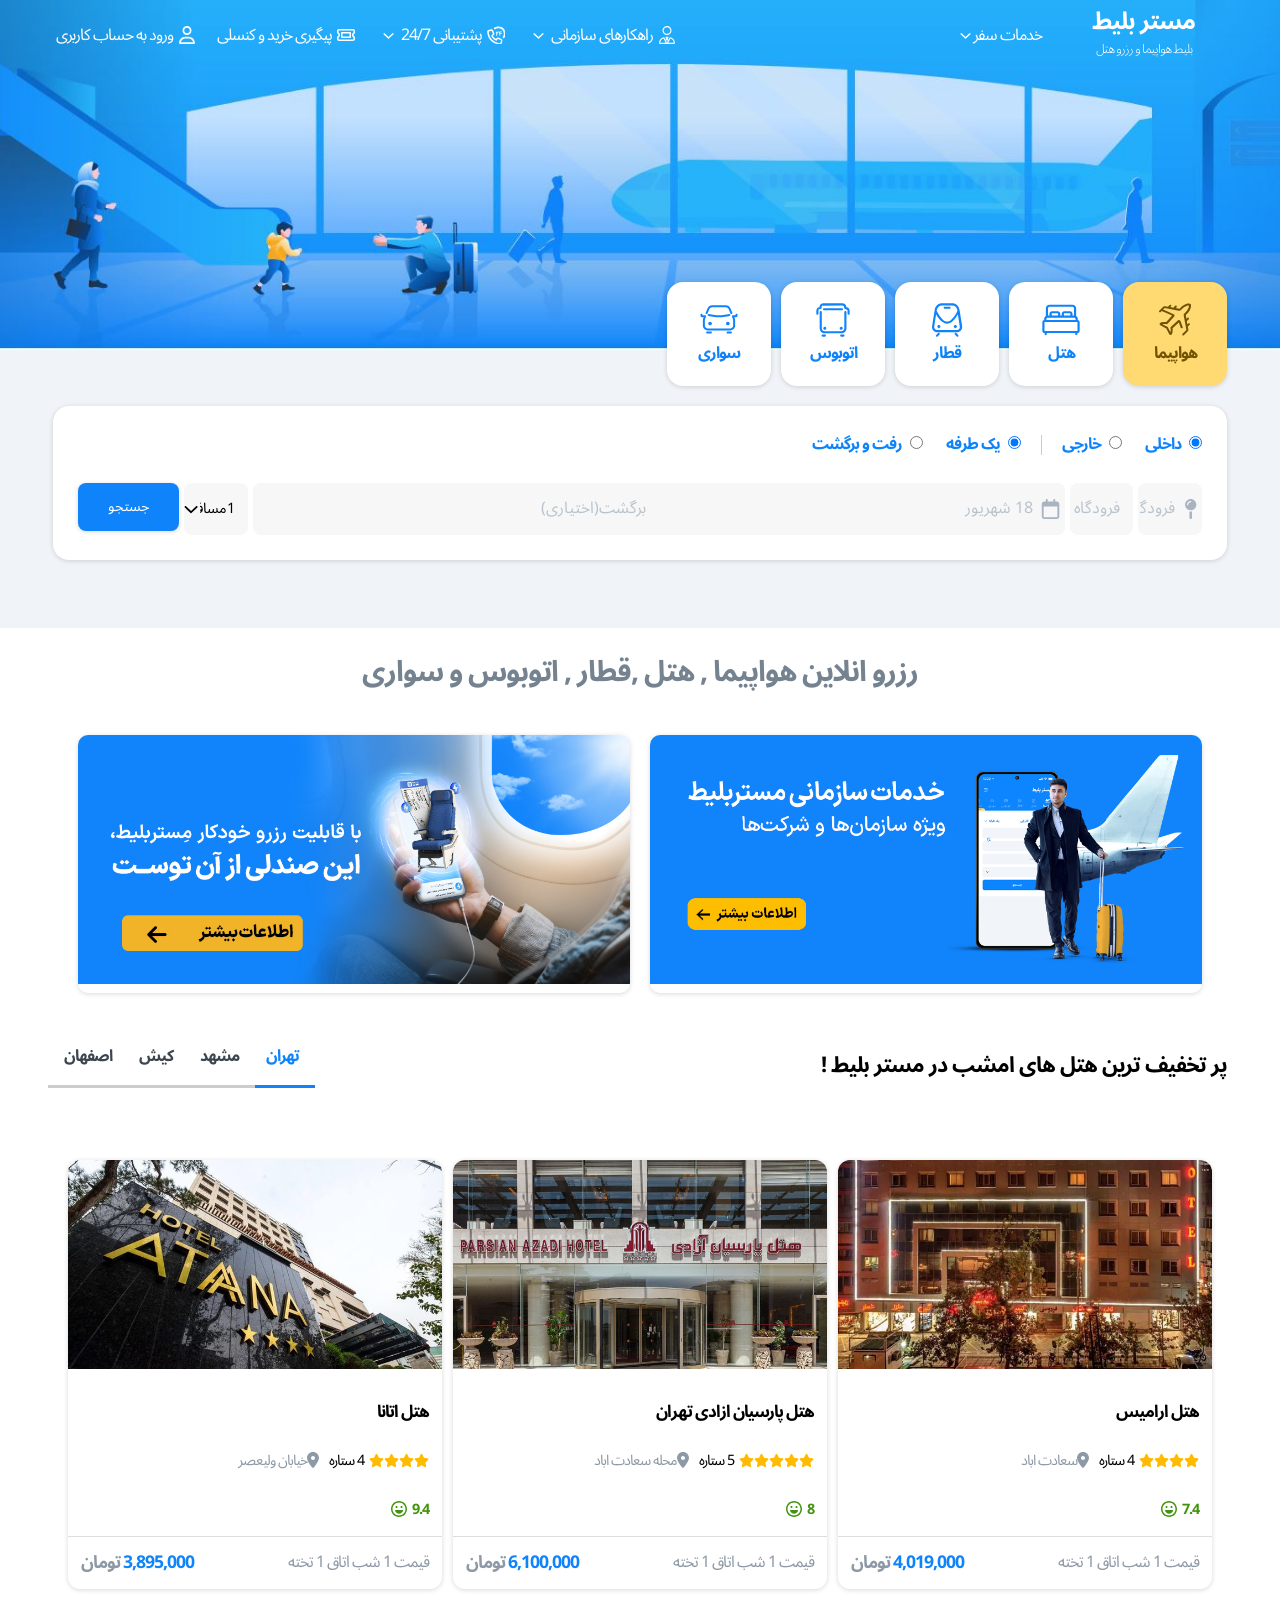
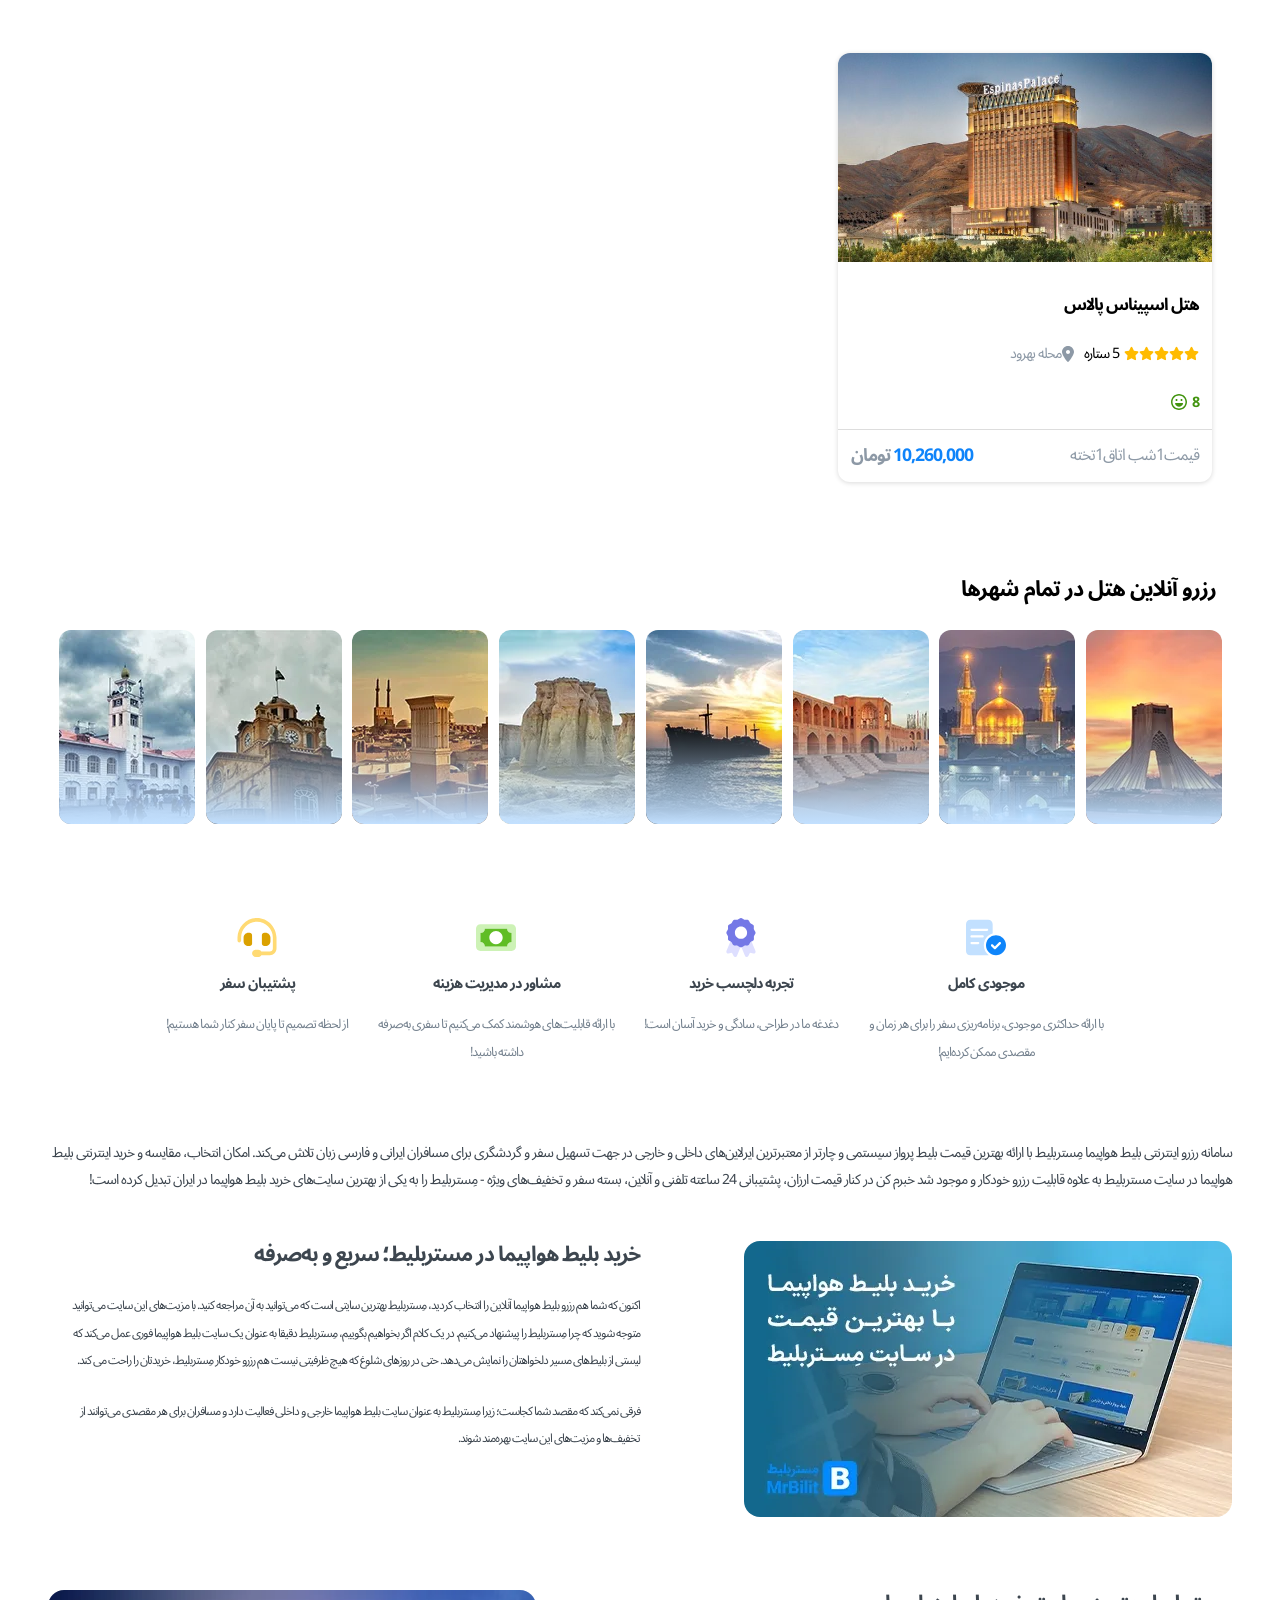
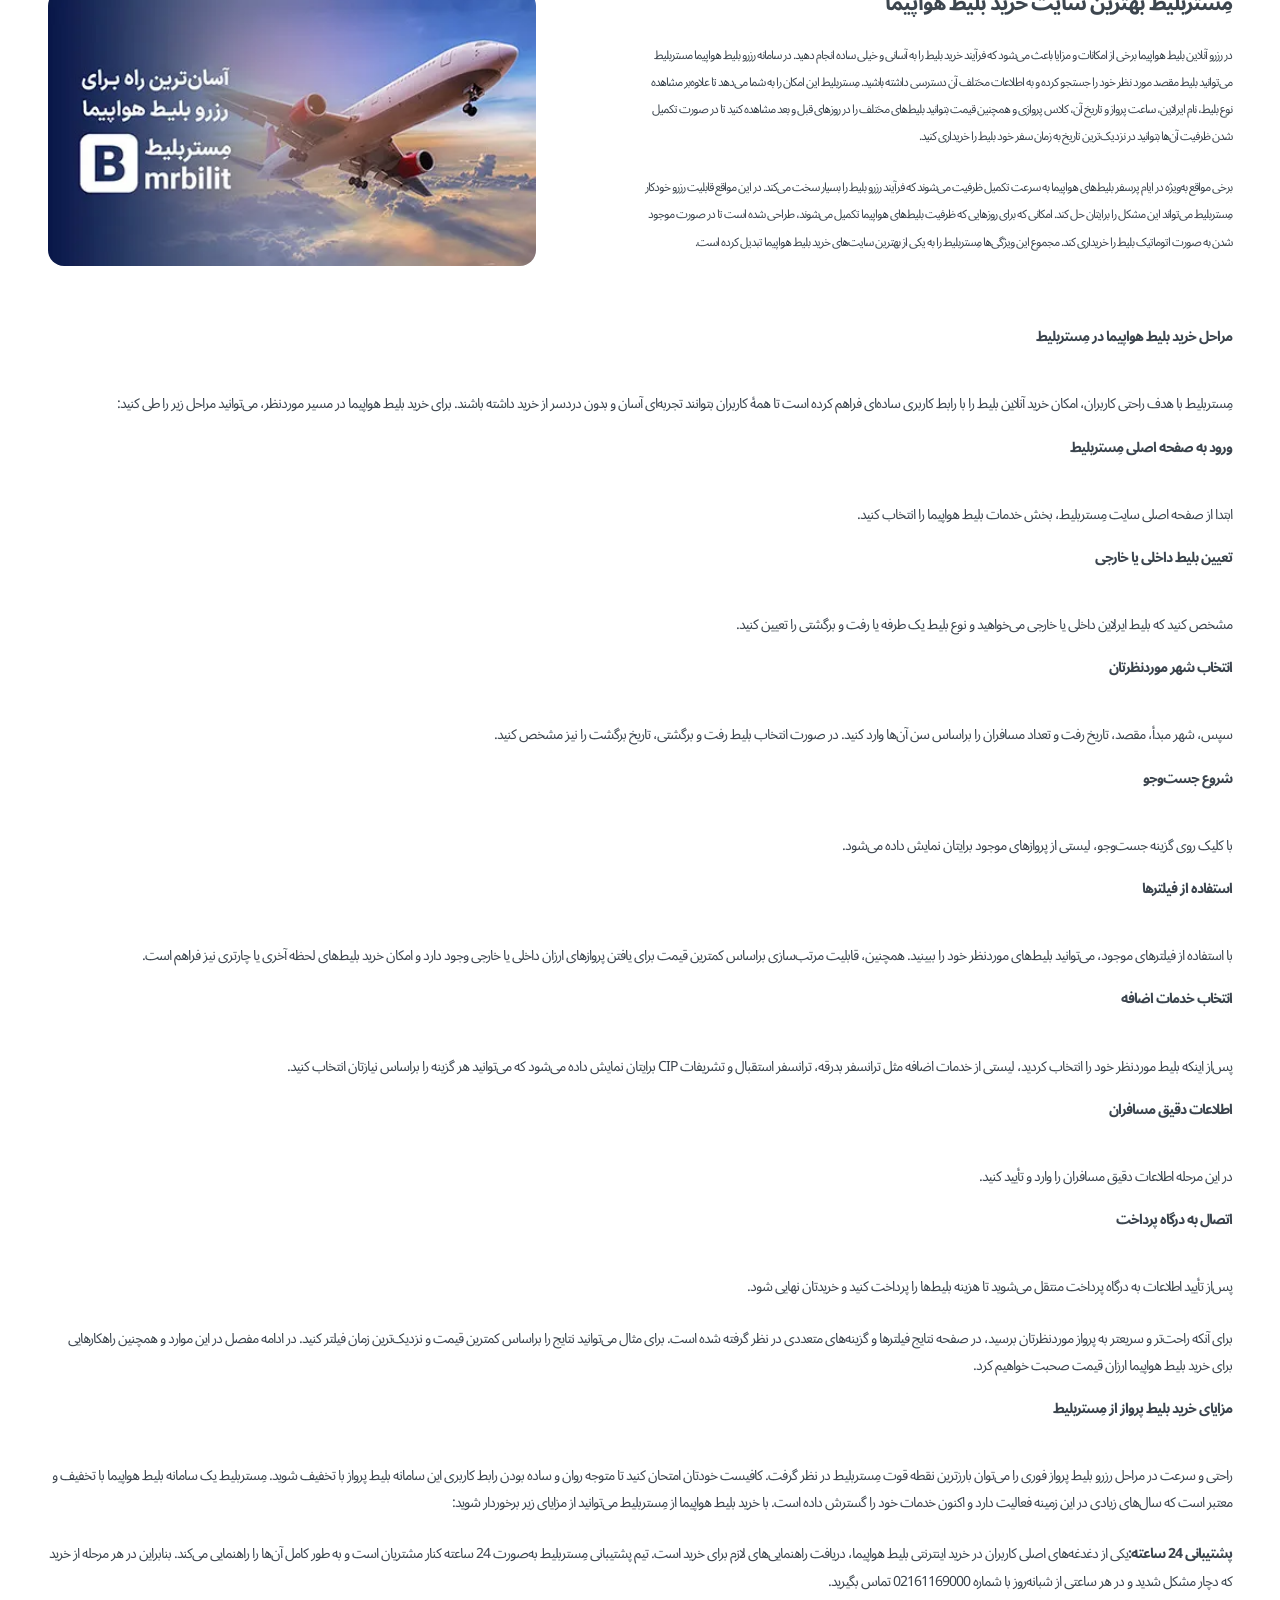
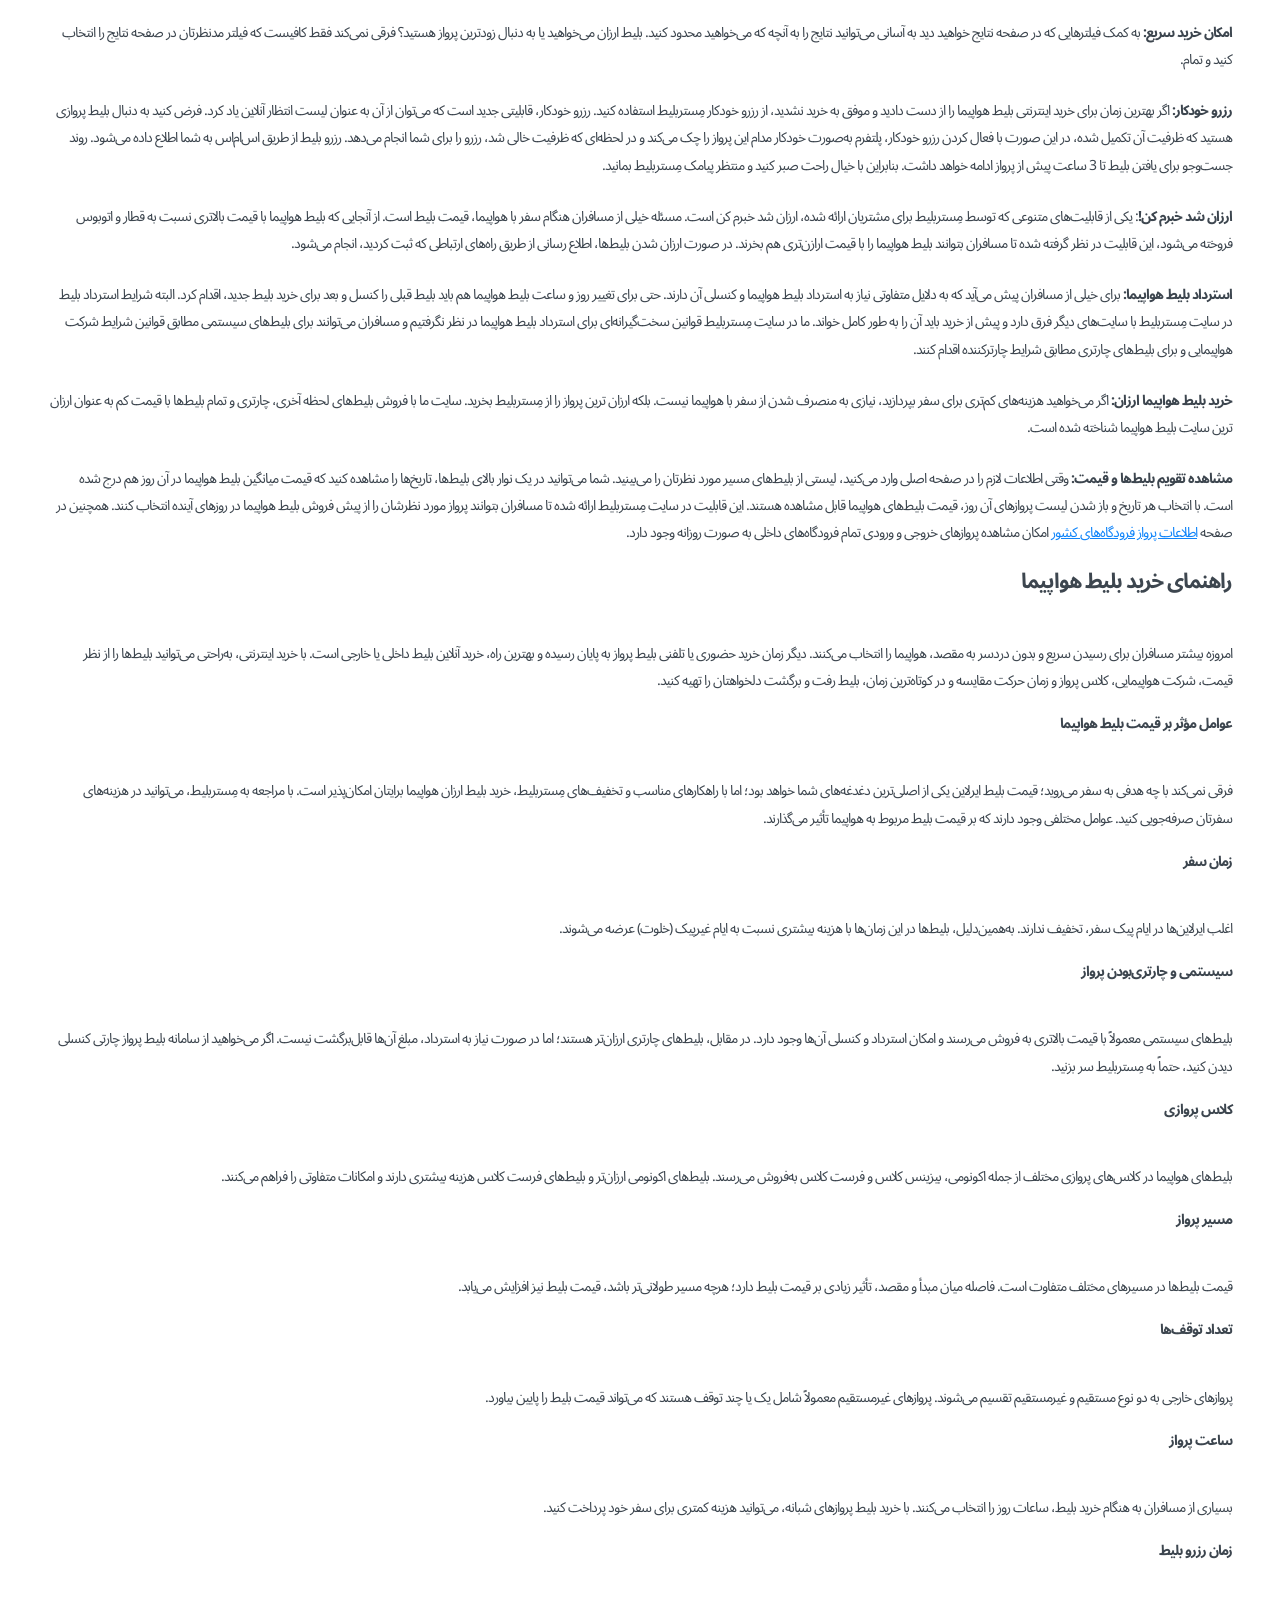
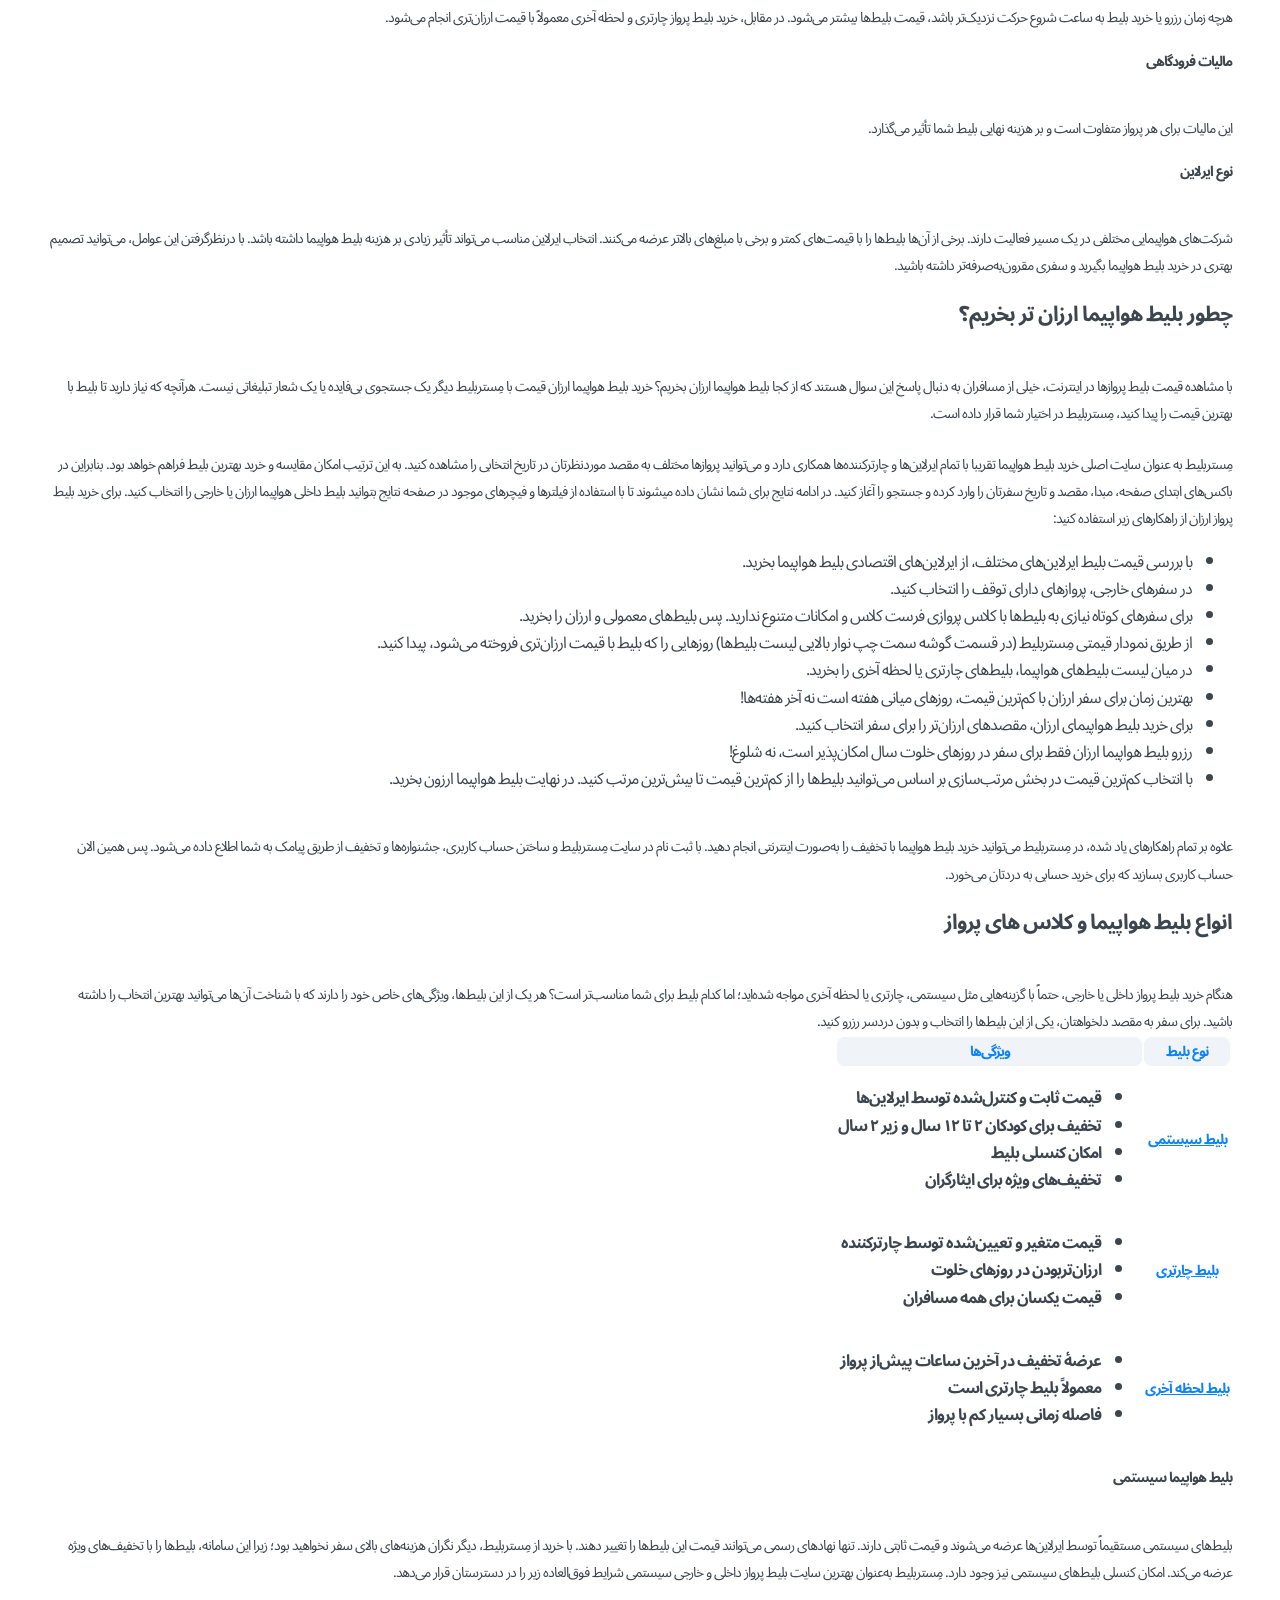
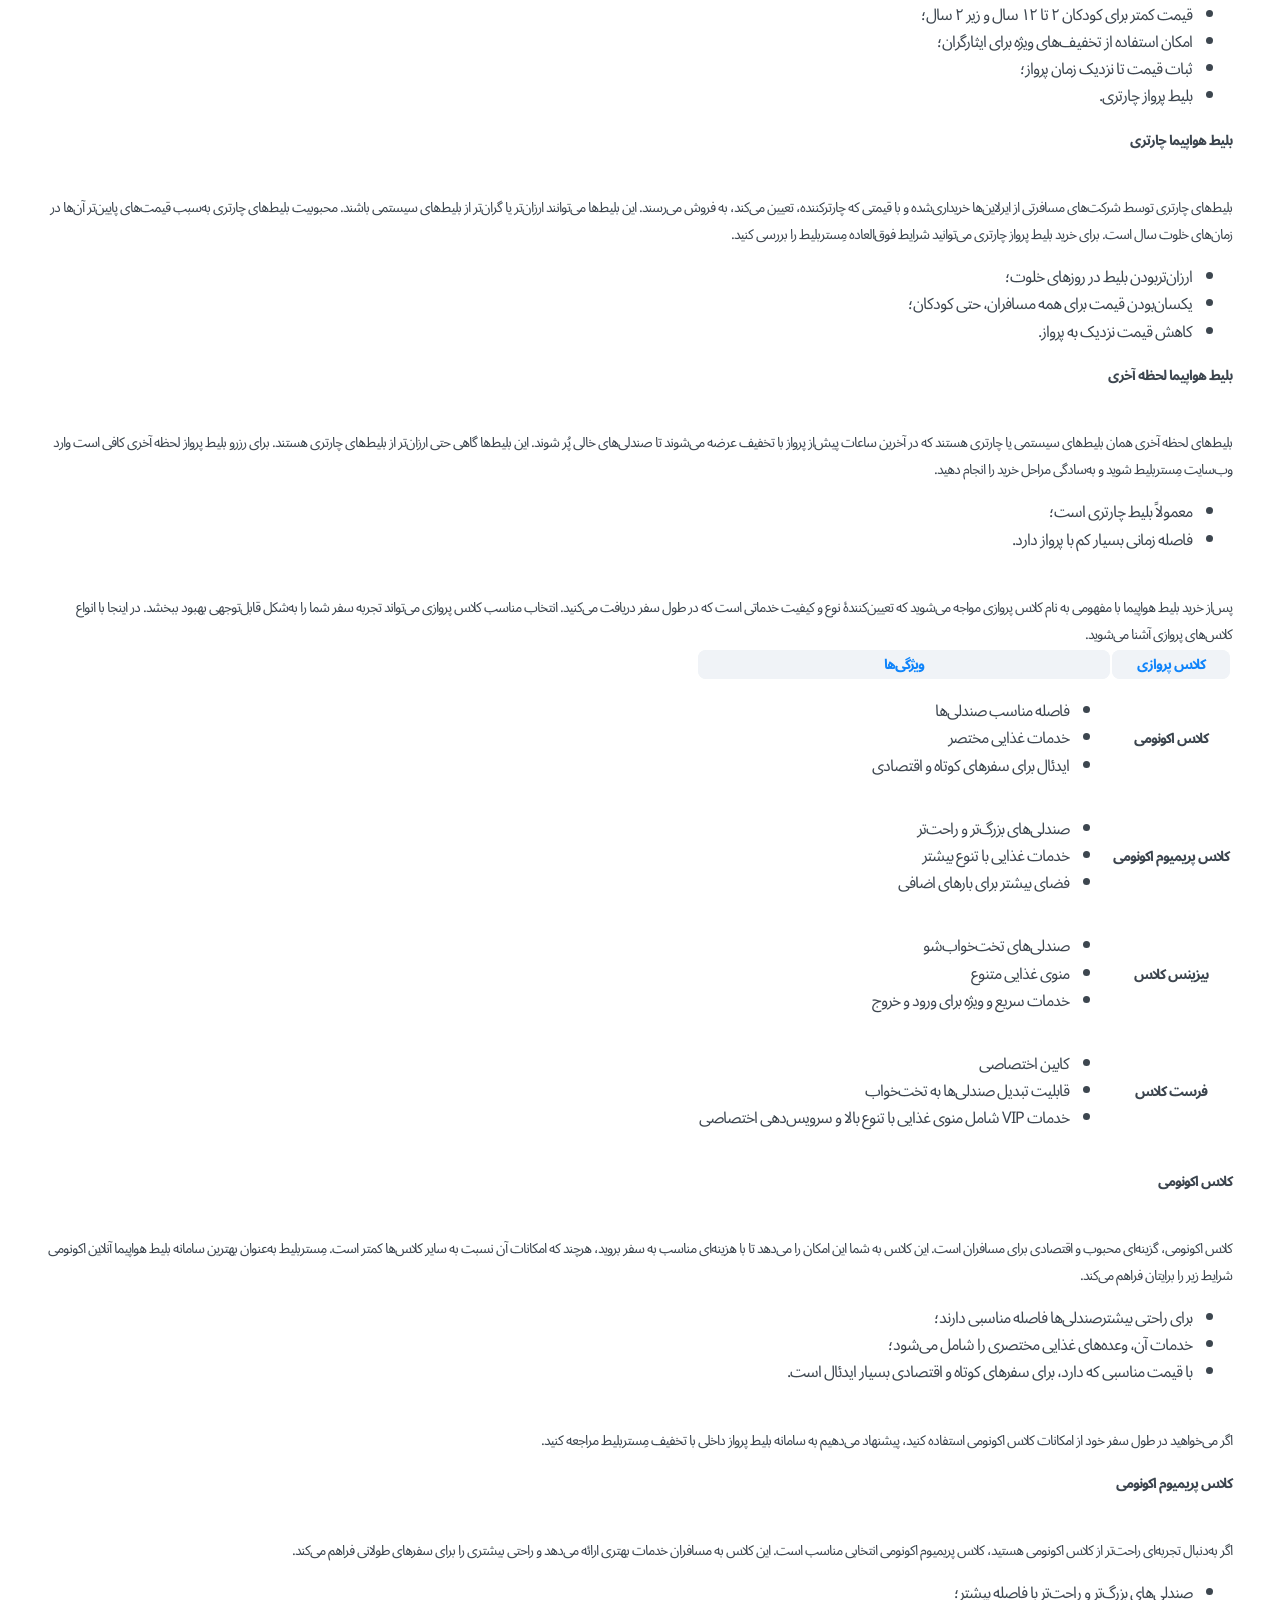
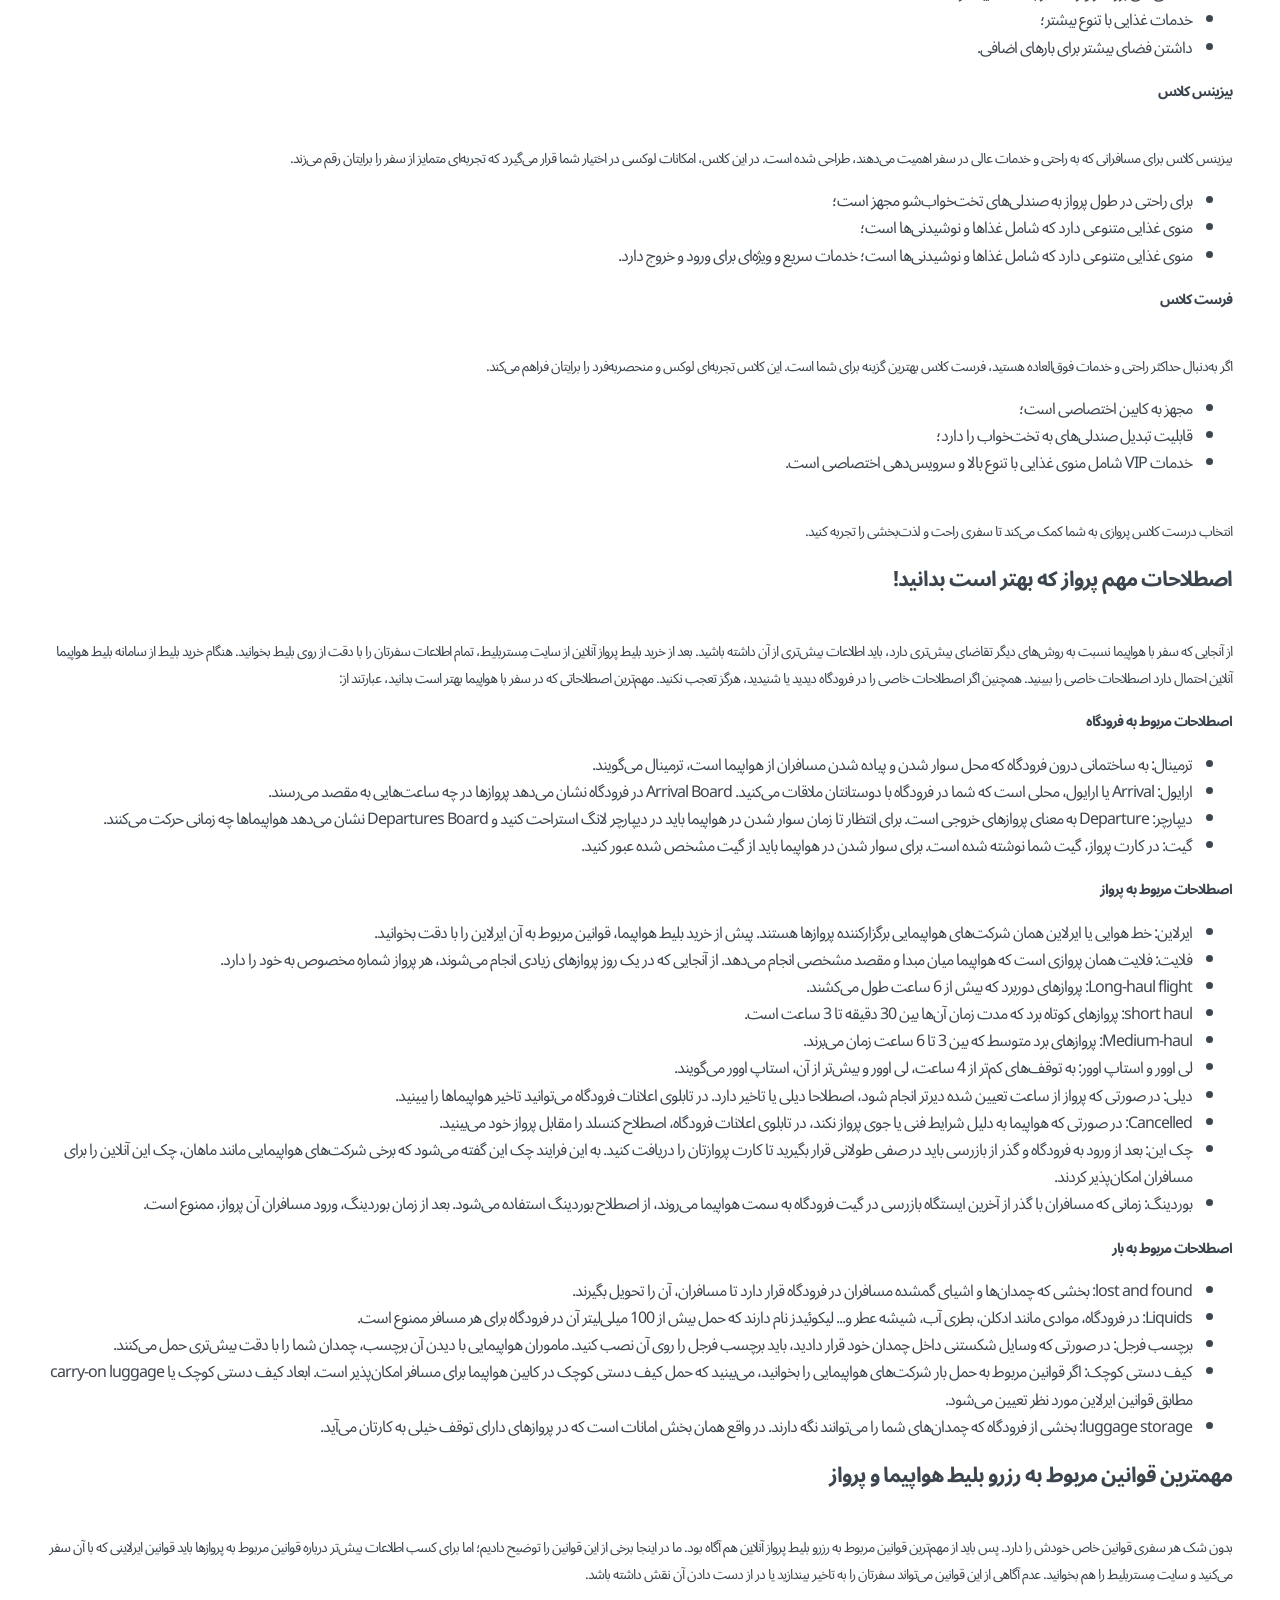
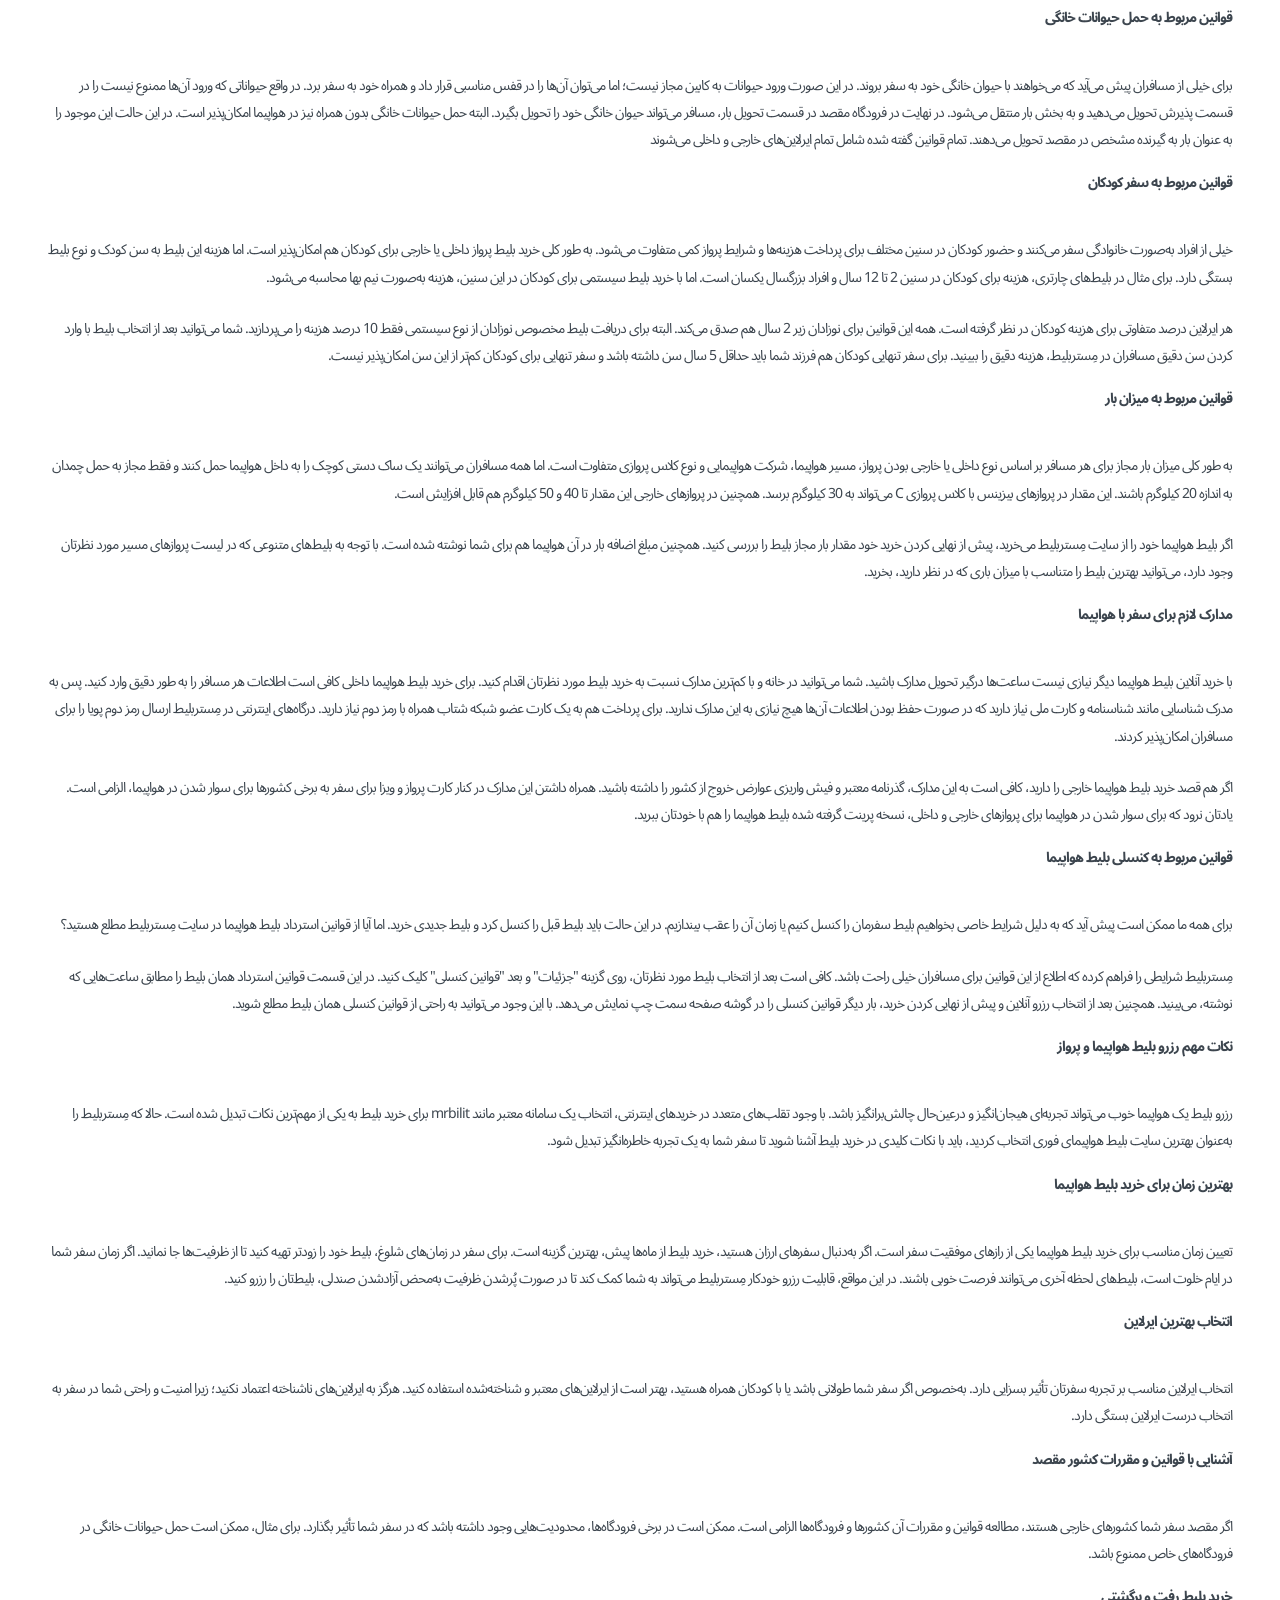
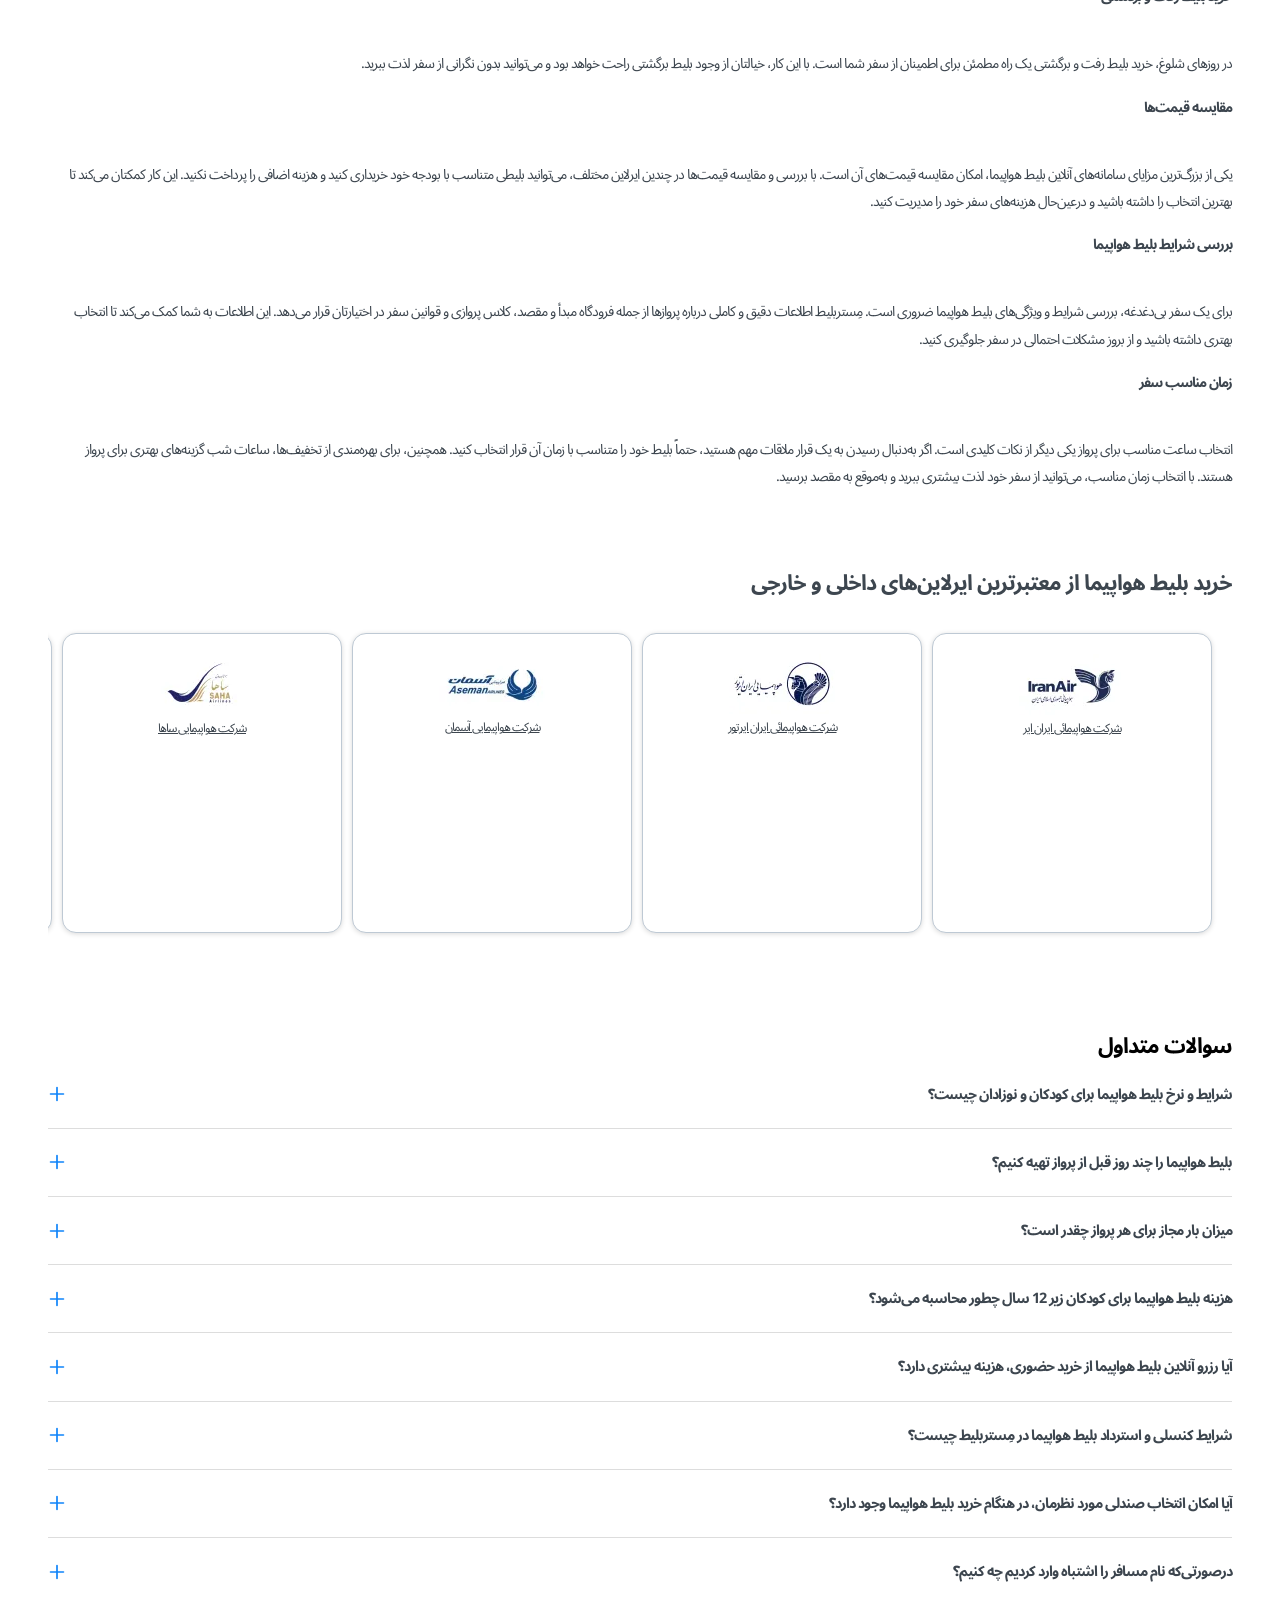
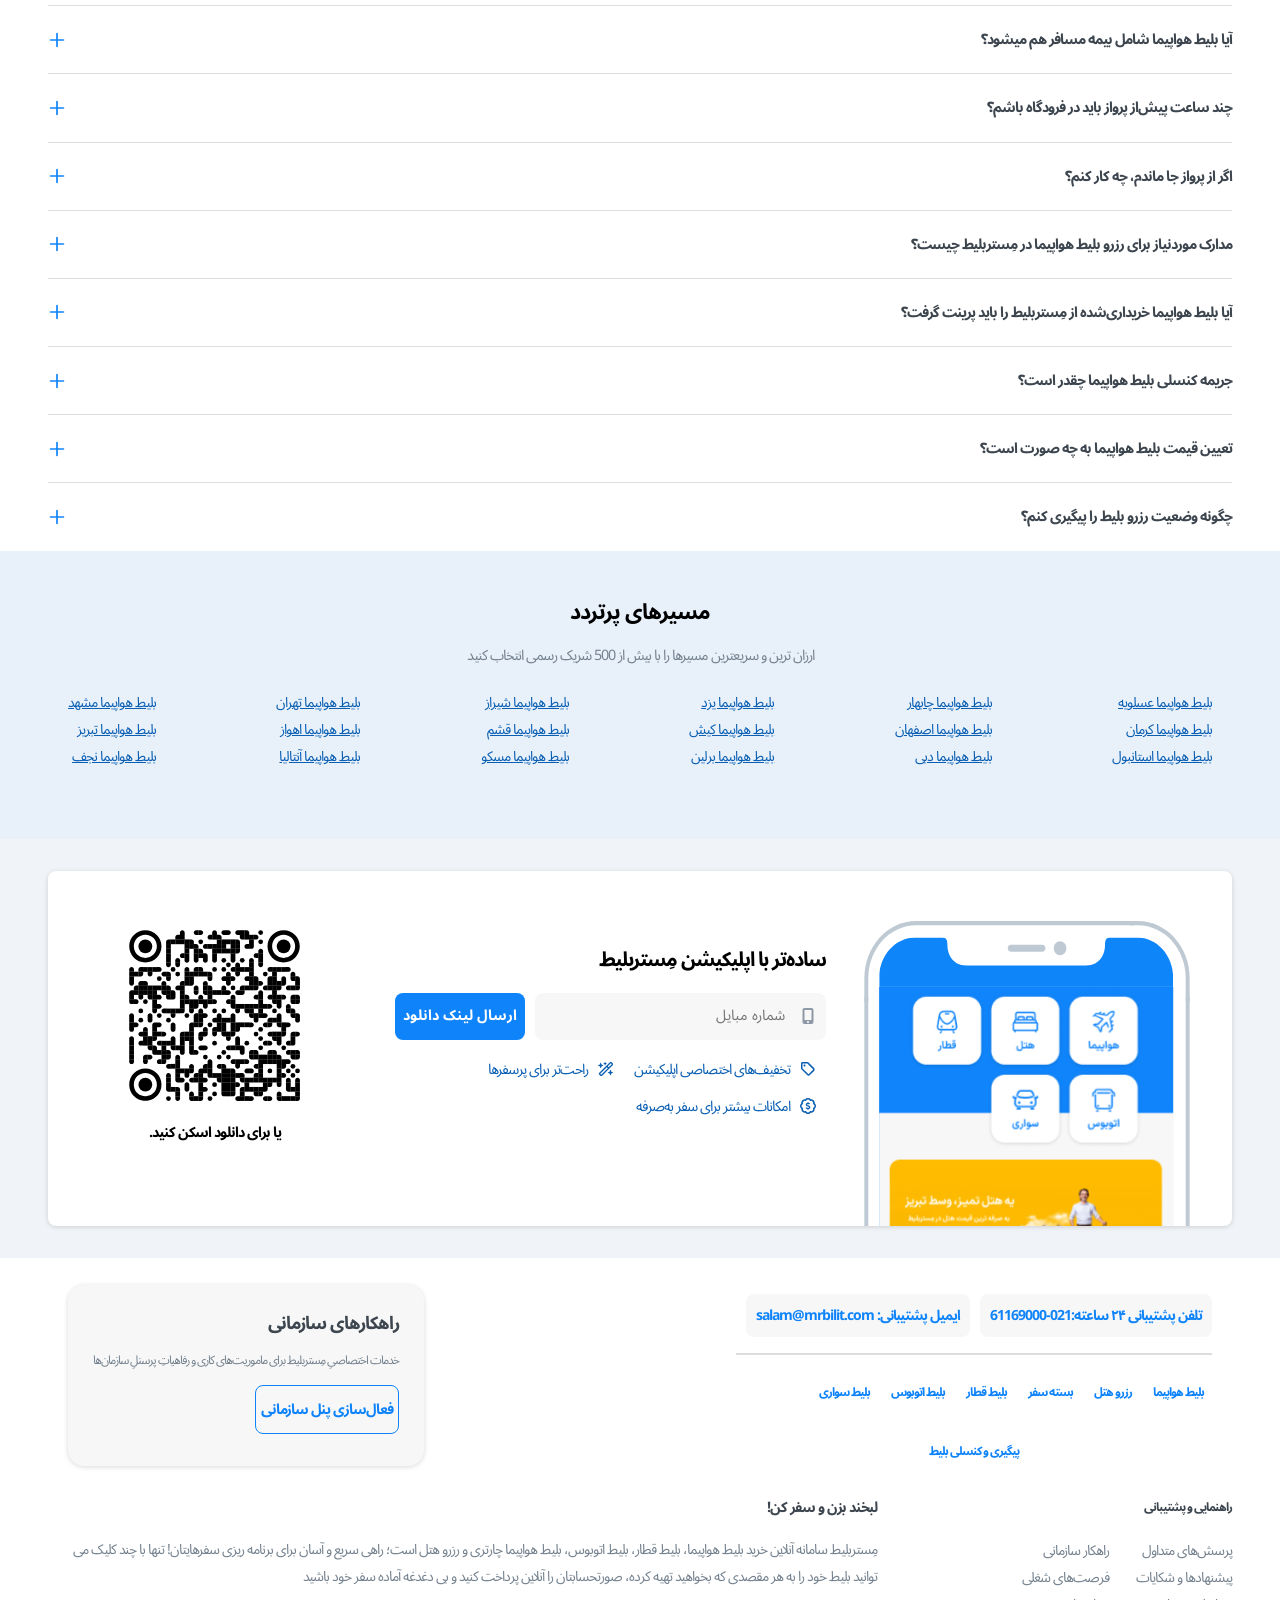
<file: index.html>
<!DOCTYPE html>
<html lang="en">
  <head>
    <meta charset="UTF-8" />
    <meta name="viewport" content="width=device-width, initial-scale=1.0" />
    <title>مستر بلیط</title>
    <link
      href="https://fonts.googleapis.com/css2?family=Noto+Sans+Arabic:wght@100..900&display=swap"
      rel="stylesheet"
    />
    <link rel="stylesheet" href="./css/style.css" />
  </head>
  <body>
    <!--  Developed by Amirmahdi -->
    <header>
      <nav>
        <div class="container">
          <div class="nav-wrapper">
            <div class="logo-wrapper">
              <a href="#">
                <span>مستر بلیط</span>
                <p>بلیط هواپیما و رزرو هتل</p>
              </a>
            </div>
            <div class="menu-wrapper">
              <ul>
                <div class="menu-right">
                  <li class="menu-item">
                    <a href="#" class="menu-link">
                      <span>خدمات سفر</span>
                      <span
                        ><svg
                          class="svg-inline--fa fa-angle-down mr-icon-svg"
                          style="color: white"
                          width="15"
                          height="15"
                          aria-hidden="true"
                          focusable="false"
                          data-prefix="far"
                          data-icon="angle-down"
                          role="img"
                          xmlns="http://www.w3.org/2000/svg"
                          viewBox="0 0 384 512"
                          data-v-a0a6a819=""
                        >
                          <path
                            class=""
                            style=""
                            fill="currentColor"
                            d="M360.5 217.5l-152 143.1C203.9 365.8 197.9 368 192 368s-11.88-2.188-16.5-6.562L23.5 217.5C13.87 208.3 13.47 193.1 22.56 183.5C31.69 173.8 46.94 173.5 56.5 182.6L192 310.9l135.5-128.4c9.562-9.094 24.75-8.75 33.94 .9375C370.5 193.1 370.1 208.3 360.5 217.5z"
                          ></path></svg
                      ></span>
                    </a>
                    <ul class="sub-menu">
                      <li>
                        <a href="">
                          <span class="icon">
                            <svg
                              class="svg-inline--fa fa-plane-departure mr-icon-svg"
                              style="color: var(--gray-800)"
                              aria-hidden="true"
                              focusable="false"
                              data-prefix="far"
                              data-icon="plane-departure"
                              role="img"
                              xmlns="http://www.w3.org/2000/svg"
                              viewBox="0 0 640 512"
                              data-v-a0a6a819=""
                            >
                              <path
                                class=""
                                style=""
                                fill="currentColor"
                                d="M375.1 104L448.1 65.35C470.7 53.95 494.9 48 519.5 48H570.3C616.6 48 647.2 96.1 627.7 138.1C606 184.4 569.8 222.4 524.5 246.1L274.1 377.6C266.1 381.8 257.2 384 248.1 384H126.7C110.4 384 94.84 376.9 84.2 364.4L11.11 279.2C-5.821 259.4 .32 229 23.6 217.4L55.76 201.3C70.73 193.8 88.26 193.4 103.5 200.2L151.1 221.4L192 199.9L85.32 132.8C57.89 115.5 61.32 74.45 91.25 61.98L135.1 43.33C156.1 34.94 178.7 34.33 199.3 41.63L375.1 104zM123.1 100.4L288.2 203.8L152.9 274.6L84.05 244.1C81.87 243.1 79.36 243.2 77.23 244.2L54.23 255.7L120.6 333.2C122.2 334.1 124.4 336 126.7 336H248.1C249.4 336 250.7 335.7 251.8 335.1L502.2 203.6C538.2 184.7 566.1 154.6 584.2 117.8C588.9 107.6 581.5 95.1 570.3 95.1H519.5C502.7 95.1 486.1 100.1 471.2 107.9L378.8 156.3L183.2 86.87C173.9 83.55 163.6 83.82 154.5 87.64L123.1 100.4zM616 464C629.3 464 640 474.7 640 488C640 501.3 629.3 512 616 512H24C10.75 512 0 501.3 0 488C0 474.7 10.75 464 24 464H616zM66.49 222.8L55.76 201.3L66.49 222.8zM84.2 364.4L101.8 349.4z"
                              ></path>
                            </svg>
                          </span>
                          <span class="title">بلیط هواپیما</span>
                        </a>
                      </li>
                      <li>
                        <a href="">
                          <span class="icon"
                            ><svg
                              class="svg-inline--fa fa-hotel mr-icon-svg"
                              style="color: var(--gray-800)"
                              aria-hidden="true"
                              focusable="false"
                              data-prefix="far"
                              data-icon="hotel"
                              role="img"
                              xmlns="http://www.w3.org/2000/svg"
                              viewBox="0 0 512 512"
                              data-v-a0a6a819=""
                            >
                              <path
                                class=""
                                style=""
                                fill="currentColor"
                                d="M176 96C184.8 96 192 103.2 192 112V144C192 152.8 184.8 160 176 160H144C135.2 160 128 152.8 128 144V112C128 103.2 135.2 96 144 96H176zM224 112C224 103.2 231.2 96 240 96H272C280.8 96 288 103.2 288 112V144C288 152.8 280.8 160 272 160H240C231.2 160 224 152.8 224 144V112zM368 96C376.8 96 384 103.2 384 112V144C384 152.8 376.8 160 368 160H336C327.2 160 320 152.8 320 144V112C320 103.2 327.2 96 336 96H368zM128 208C128 199.2 135.2 192 144 192H176C184.8 192 192 199.2 192 208V240C192 248.8 184.8 256 176 256H144C135.2 256 128 248.8 128 240V208zM272 192C280.8 192 288 199.2 288 208V240C288 248.8 280.8 256 272 256H240C231.2 256 224 248.8 224 240V208C224 199.2 231.2 192 240 192H272zM320 208C320 199.2 327.2 192 336 192H368C376.8 192 384 199.2 384 208V240C384 248.8 376.8 256 368 256H336C327.2 256 320 248.8 320 240V208zM488 0C501.3 0 512 10.75 512 24C512 37.25 501.3 48 488 48H480V464H488C501.3 464 512 474.7 512 488C512 501.3 501.3 512 488 512H24C10.75 512 0 501.3 0 488C0 474.7 10.75 464 24 464H32V48H24C10.75 48 0 37.25 0 24C0 10.75 10.75 0 24 0H488zM80 48V464H208V384H176C167.2 384 159.9 376.8 161.3 368.1C168.9 322.6 208.4 288 256 288C303.6 288 343.1 322.6 350.7 368.1C352.1 376.8 344.8 384 336 384H304V464H432V48H80z"
                              ></path></svg
                          ></span>
                          <span class="title">رزرو هتل</span>
                        </a>
                      </li>
                      <li>
                        <a href="">
                          <span class="icon"
                            ><svg
                              class="svg-inline--fa fa-train mr-icon-svg"
                              style="color: var(--gray-800)"
                              aria-hidden="true"
                              focusable="false"
                              data-prefix="far"
                              data-icon="train"
                              role="img"
                              xmlns="http://www.w3.org/2000/svg"
                              viewBox="0 0 448 512"
                              data-v-a0a6a819=""
                            >
                              <path
                                class=""
                                style=""
                                fill="currentColor"
                                d="M184 320C184 297.9 201.9 280 224 280C246.1 280 264 297.9 264 320C264 342.1 246.1 360 224 360C201.9 360 184 342.1 184 320zM352 0C405 0 448 42.98 448 96V352C448 394.8 420 431 381.4 443.4L408.1 471C418.3 480.4 418.3 495.6 408.1 504.1C399.6 514.3 384.4 514.3 375 504.1L318.1 448H129.9L72.97 504.1C63.6 514.3 48.4 514.3 39.03 504.1C29.66 495.6 29.66 480.4 39.03 471L66.63 443.4C27.98 431 0 394.8 0 352V96C0 42.98 42.98 0 96 0H352zM352 48H96C69.49 48 48 69.49 48 96V192H400V96C400 69.49 378.5 48 352 48zM96 400H352C378.5 400 400 378.5 400 352V240H48V352C48 378.5 69.49 400 96 400z"
                              ></path></svg
                          ></span>
                          <span class="title">بلیط قطار</span>
                        </a>
                      </li>
                      <li>
                        <a href="">
                          <span class="icon"
                            ><svg
                              class="svg-inline--fa fa-bus mr-icon-svg"
                              style="color: var(--gray-800)"
                              aria-hidden="true"
                              focusable="false"
                              data-prefix="far"
                              data-icon="bus"
                              role="img"
                              xmlns="http://www.w3.org/2000/svg"
                              viewBox="0 0 576 512"
                              data-v-a0a6a819=""
                            >
                              <path
                                class=""
                                style=""
                                fill="currentColor"
                                d="M144 336C144 318.3 158.3 304 176 304C193.7 304 208 318.3 208 336C208 353.7 193.7 368 176 368C158.3 368 144 353.7 144 336zM368 336C368 318.3 382.3 304 400 304C417.7 304 432 318.3 432 336C432 353.7 417.7 368 400 368C382.3 368 368 353.7 368 336zM74.2 70.03C99.86 38.75 167.8 0 288 0C416.6 0 478 38.63 502.4 70.55C509.9 80.32 512 91.48 512 100.4V128C529.7 128 544 142.3 544 160V224C544 241.7 529.7 256 512 256V376C512 400.1 499.3 422.1 480 435.9V488C480 501.3 469.3 512 456 512C442.7 512 432 501.3 432 488V448H144V488C144 501.3 133.3 512 120 512C106.7 512 96 501.3 96 488V435.9C76.7 422.1 64 400.1 64 376V256C46.33 256 32 241.7 32 224V160C32 142.3 46.33 128 64 128V100.4C64 91.58 66.05 79.97 74.2 70.03zM363.7 96H461.2C445.4 78.89 399.2 48 288 48C185.8 48 133.8 78.27 115.5 96H212.3C217.8 86.44 228.2 80 240 80H336C347.8 80 358.2 86.44 363.7 96zM464 144H312V224H464V144zM112 224H264V144H112V224zM112 272V376C112 389.3 122.7 400 136 400H440C453.3 400 464 389.3 464 376V272H112z"
                              ></path></svg
                          ></span>
                          <span class="title">بلیط اتوبوس</span>
                        </a>
                      </li>
                      <li>
                        <a href="">
                          <span class="icon"
                            ><svg
                              class="svg-inline--fa fa-car mr-icon-svg"
                              style="color: var(--gray-800)"
                              aria-hidden="true"
                              focusable="false"
                              data-prefix="far"
                              data-icon="car"
                              role="img"
                              xmlns="http://www.w3.org/2000/svg"
                              viewBox="0 0 512 512"
                              data-v-a0a6a819=""
                            >
                              <path
                                class=""
                                style=""
                                fill="currentColor"
                                d="M80 288C80 270.3 94.33 256 112 256C129.7 256 144 270.3 144 288C144 305.7 129.7 320 112 320C94.33 320 80 305.7 80 288zM432 288C432 305.7 417.7 320 400 320C382.3 320 368 305.7 368 288C368 270.3 382.3 256 400 256C417.7 256 432 270.3 432 288zM48.1 188.8L82.35 90.93C94.7 55.63 128 32 165.4 32H346.6C383.1 32 417.3 55.63 429.7 90.93L463.9 188.8C492.6 205.4 512 236.4 512 272V456C512 469.3 501.3 480 488 480C474.7 480 464 469.3 464 456V400H48V456C48 469.3 37.25 480 24 480C10.75 480 0 469.3 0 456V272C0 236.4 19.35 205.4 48.1 188.8V188.8zM103.4 176H408.6L384.3 106.8C378.7 90.74 363.6 80 346.6 80H165.4C148.4 80 133.3 90.74 127.7 106.8L103.4 176zM416 224H96C69.49 224 48 245.5 48 272V352H464V272C464 245.5 442.5 224 416 224z"
                              ></path></svg
                          ></span>
                          <span class="title">بلیط سواری</span>
                        </a>
                      </li>
                    </ul>
                  </li>
                </div>
                <div class="menu-left">
                  <li class="menu-item">
                    <a href="#" class="menu-link">
                      <span
                        ><svg
                          class="svg-inline--fa fa-user-tie mr-icon-svg title"
                          style="color: white"
                          width="18"
                          height="18"
                          aria-hidden="true"
                          focusable="false"
                          data-prefix="fal"
                          data-icon="user-tie"
                          role="img"
                          xmlns="http://www.w3.org/2000/svg"
                          viewBox="0 0 448 512"
                          data-v-a0a6a819=""
                        >
                          <path
                            class=""
                            style=""
                            fill="currentColor"
                            d="M96 128C96 57.31 153.3 0 224 0C294.7 0 352 57.31 352 128C352 198.7 294.7 256 224 256C153.3 256 96 198.7 96 128zM320 128C320 74.98 277 32 224 32C170.1 32 128 74.98 128 128C128 181 170.1 224 224 224C277 224 320 181 320 128zM256 304C264.8 304 272 311.2 272 320C272 328.8 264.8 336 256 336H246.2L266.1 395.8L303.6 320.9C384.7 329.3 448 397.9 448 481.3C448 498.2 434.2 511.1 417.3 511.1H30.72C13.75 511.1 0 498.2 0 481.3C0 397.9 63.28 329.3 144.4 320.9L181.9 395.8L201.8 336H191.1C183.2 336 175.1 328.8 175.1 320C175.1 311.2 183.2 304 191.1 304H256zM224 479.1L245.9 436.2L224 370.6L202.1 436.2L224 479.1zM415.1 479.1C415.4 421.2 375.6 371.8 321.4 356.7L259.8 479.1H415.1zM188.2 479.1L126.6 356.7C72.43 371.8 32.58 421.2 32.01 479.1H188.2z"
                          ></path></svg
                      ></span>
                      <span>راهکارهای سازمانی</span>
                      <span
                        ><svg
                          class="svg-inline--fa fa-angle-down mr-icon-svg title"
                          style="color: white"
                          width="15"
                          height="15"
                          aria-hidden="true"
                          focusable="false"
                          data-prefix="far"
                          data-icon="angle-down"
                          role="img"
                          xmlns="http://www.w3.org/2000/svg"
                          viewBox="0 0 384 512"
                          data-v-a0a6a819=""
                        >
                          <path
                            class=""
                            style=""
                            fill="currentColor"
                            d="M360.5 217.5l-152 143.1C203.9 365.8 197.9 368 192 368s-11.88-2.188-16.5-6.562L23.5 217.5C13.87 208.3 13.47 193.1 22.56 183.5C31.69 173.8 46.94 173.5 56.5 182.6L192 310.9l135.5-128.4c9.562-9.094 24.75-8.75 33.94 .9375C370.5 193.1 370.1 208.3 360.5 217.5z"
                          ></path></svg
                      ></span>
                    </a>
                    <ul class="sub-menu">
                      <li>
                        <span class="title">فروش سازمانی</span>
                      </li>
                      <li>
                        <span class="title">سفر کارت</span>
                      </li>
                    </ul>
                  </li>
                  <li class="menu-item">
                    <a href="#" class="menu-link">
                      <span
                        ><svg
                          class="svg-inline--fa fa-phone24 mr-icon-svg title"
                          style="color: white"
                          with="18"
                          height="18"
                          aria-hidden="true"
                          focusable="false"
                          data-prefix="fa-mrbilit"
                          data-icon="phone24"
                          role="img"
                          xmlns="http://www.w3.org/2000/svg"
                          viewBox="0 0 19.49 19.02"
                          data-v-a0a6a819=""
                        >
                          <path
                            class=""
                            style=""
                            fill="currentColor"
                            d="M15.3542 13.6077C16.0542 13.9077 16.4542 14.7077 16.2542 15.5077L15.5542 18.3077C15.4542 19.1077 14.7542 19.5077 13.9542 19.5077C6.35415 19.5077 0.25415 13.4077 0.25415 5.80767C0.25415 5.00767 0.75415 4.40767 1.45415 4.20767L4.25415 3.50767C5.25415 3.50767 6.05415 3.90767 6.35415 4.60767L7.65415 7.70767C7.95415 8.40767 7.75415 9.10767 7.15415 9.60767L6.05415 10.4077C6.85415 11.8077 8.05415 12.9077 9.45415 13.7077L10.2542 12.7077C10.7542 12.1077 11.4542 11.9077 12.1542 12.2077L15.3542 13.6077ZM14.8542 15.2077C14.8542 15.1077 14.8542 15.1077 14.7542 15.0077L11.6542 13.7077C11.5542 13.7077 11.5542 13.7077 11.4542 13.7077L10.2542 15.2077C10.0542 15.5077 9.65415 15.5077 9.35415 15.4077C7.25415 14.4077 5.55415 12.6077 4.55415 10.6077C4.35415 10.3077 4.45415 9.90767 4.75415 9.70767L6.25415 8.50767C6.35415 8.50767 6.35415 8.40767 6.25415 8.30767L4.95415 5.20767L4.85415 5.10767L1.95415 5.80767C1.85415 5.80767 1.85415 5.90767 1.85415 5.90767C1.85415 12.6077 7.35415 18.1077 14.0542 18.1077C14.1542 18.1077 14.1542 18.0077 14.1542 18.0077L14.8542 15.2077ZM12.0542 5.60767C12.0542 5.70767 12.0542 5.90767 12.1542 6.00767C12.2542 6.10767 12.1542 6.20767 12.1542 6.30767C12.1542 6.50767 12.1542 6.70767 12.0542 6.90767C11.9542 7.10767 11.9542 7.30767 11.7542 7.40767C11.6542 7.50767 11.4542 7.60767 11.3542 7.70767C11.1542 7.80767 11.0542 7.80767 10.8542 7.80767C10.7542 7.80767 10.7542 7.80767 10.7542 7.80767H10.6542C10.6542 8.00767 10.6542 8.20767 10.7542 8.40767C10.7542 8.60767 10.7542 8.80767 10.7542 9.10767C10.7542 9.30767 10.7542 9.50767 10.7542 9.70767C10.7542 9.90767 10.7542 10.1077 10.7542 10.3077H9.75415C9.75415 10.0077 9.75415 9.60767 9.75415 9.30767C9.75415 9.00767 9.75415 8.60767 9.75415 8.30767C9.75415 8.00767 9.65415 7.70767 9.65415 7.40767C9.65415 7.10767 9.45415 7.00767 9.35415 6.80767V6.60767C9.35415 6.60767 9.35415 6.50767 9.25415 6.40767C9.25415 6.30767 9.15415 6.30767 9.15415 6.20767L9.95415 5.70767C9.95415 5.80767 10.0542 5.80767 10.0542 5.90767C10.0542 6.00767 10.0542 5.90767 10.0542 6.00767C10.0542 6.00767 10.0542 6.00767 10.0542 6.10767V6.20767L10.1542 6.40767C10.1542 6.50767 10.2542 6.60767 10.2542 6.60767C10.2542 6.60767 10.3542 6.70767 10.3542 6.80767C10.3542 6.90767 10.4542 6.90767 10.5542 6.90767C10.6542 6.90767 10.6542 6.90767 10.7542 6.90767C10.8542 6.90767 10.9542 6.90767 10.9542 6.80767C11.0542 6.80767 11.0542 6.70767 11.0542 6.60767C11.0542 6.50767 11.0542 6.50767 11.0542 6.40767C11.0542 6.30767 11.0542 6.20767 11.0542 6.20767C11.0542 6.10767 11.0542 6.10767 11.0542 6.00767C11.0542 5.90767 11.0542 5.80767 11.0542 5.70767L12.0542 5.60767ZM14.6542 8.20767C14.5542 8.20767 14.3542 8.20767 14.2542 8.20767C14.1542 8.20767 13.9542 8.10767 13.8542 8.10767C13.8542 8.30767 13.8541 8.50767 13.9542 8.70767C13.9542 8.90767 13.9542 9.10767 13.9542 9.30767C13.9542 9.50767 13.9542 9.70767 13.9542 9.80767C13.9542 10.0077 13.9542 10.1077 13.9542 10.3077H13.0542C13.0542 9.90767 13.0542 9.50767 13.0542 9.10767C13.0542 8.70767 13.0542 8.30767 12.9542 8.00767C12.9542 7.60767 12.8542 7.30767 12.7542 7.00767C12.6542 6.70767 12.5542 6.40767 12.3542 6.20767L13.1542 5.70767C13.2542 5.80767 13.2542 5.90767 13.3542 6.00767C13.4542 6.10767 13.4542 6.20767 13.4542 6.30767C13.5542 6.20767 13.5542 6.10767 13.6542 6.10767C13.7542 6.00767 13.8541 6.00767 13.9542 5.90767C14.0542 5.80767 14.1542 5.80767 14.2542 5.80767C14.3542 5.80767 14.4542 5.70767 14.5542 5.70767H14.6542H14.7542C14.8542 5.70767 14.9542 5.70767 15.0542 5.70767C15.1542 5.70767 15.2542 5.70767 15.3542 5.80767C15.4542 5.80767 15.5542 5.90767 15.6542 5.90767C15.5542 5.90767 15.6542 6.00767 15.7542 6.00767L15.2542 6.70767C15.2542 6.70767 15.2542 6.70767 15.1542 6.70767C15.1542 6.70767 15.0542 6.70767 14.9542 6.60767C14.8541 6.50767 14.8542 6.50767 14.7542 6.50767C14.6542 6.50767 14.5542 6.50767 14.5542 6.50767H14.4542C14.3541 6.50767 14.3542 6.50767 14.2542 6.60767C14.1542 6.70767 14.1542 6.70767 14.0542 6.70767L13.9542 6.80767L13.8542 6.90767V7.00767C13.8542 7.10767 13.8541 7.10767 13.9542 7.20767C14.0542 7.30767 14.0542 7.30767 14.1542 7.30767C14.2542 7.30767 14.3542 7.30767 14.3542 7.30767C14.4542 7.30767 14.5542 7.30767 14.5542 7.30767C14.6542 7.30767 14.6542 7.30767 14.7542 7.30767C14.8542 7.30767 14.9542 7.30767 14.9542 7.30767C15.0542 7.30767 15.1542 7.30767 15.1542 7.20767C15.2542 7.20767 15.3542 7.10767 15.3542 7.10767L15.7542 7.80767C15.5542 8.00767 15.2542 8.10767 15.0542 8.10767C15.1542 8.20767 14.8542 8.20767 14.6542 8.20767ZM18.1542 12.8077C19.8542 10.6077 20.2542 7.70767 19.0541 5.00767C18.3541 3.20767 16.8542 1.80767 15.1542 1.10767C12.4542 0.00767118 9.45415 0.407671 7.35415 2.10767C7.05415 2.20767 7.05415 2.60767 7.25415 2.80767L7.85415 3.40767C8.05415 3.70767 8.35415 3.70767 8.65415 3.50767C10.2542 2.30767 12.4542 2.00767 14.4542 2.90767C15.7542 3.40767 16.7542 4.50767 17.2542 5.70767C18.1542 7.70767 17.8542 9.90767 16.6542 11.5077C16.4541 11.7077 16.4542 12.1077 16.7542 12.3077L17.3541 12.9077C17.5541 13.1077 17.9541 13.1077 18.1542 12.8077Z"
                          ></path></svg
                      ></span>
                      <span>پشتیبانی 24/7</span>
                      <span
                        ><svg
                          class="svg-inline--fa fa-angle-down mr-icon-svg title"
                          style="color: white"
                          width="15"
                          height="15"
                          aria-hidden="true"
                          focusable="false"
                          data-prefix="far"
                          data-icon="angle-down"
                          role="img"
                          xmlns="http://www.w3.org/2000/svg"
                          viewBox="0 0 384 512"
                          data-v-a0a6a819=""
                        >
                          <path
                            class=""
                            style=""
                            fill="currentColor"
                            d="M360.5 217.5l-152 143.1C203.9 365.8 197.9 368 192 368s-11.88-2.188-16.5-6.562L23.5 217.5C13.87 208.3 13.47 193.1 22.56 183.5C31.69 173.8 46.94 173.5 56.5 182.6L192 310.9l135.5-128.4c9.562-9.094 24.75-8.75 33.94 .9375C370.5 193.1 370.1 208.3 360.5 217.5z"
                          ></path></svg
                      ></span>
                    </a>
                    <ul class="sub-menu">
                      <li>
                        <span class="title">پرسش های متداول</span>
                      </li>
                      <li>
                        <span class="title">پیشنهادها و شکایات</span>
                      </li>
                      <li>
                        <span class="title">شرایط و مقررات</span>
                      </li>
                    </ul>
                  </li>
                  <li class="menu-item">
                    <a href="#" class="menu-link">
                      <span
                        ><svg
                          class="svg-inline--fa fa-ticket mr-icon-svg title"
                          style="color: white"
                          width="18"
                          height="18"
                          aria-hidden="true"
                          focusable="false"
                          data-prefix="far"
                          data-icon="ticket"
                          role="img"
                          xmlns="http://www.w3.org/2000/svg"
                          viewBox="0 0 576 512"
                          data-v-a0a6a819=""
                        >
                          <path
                            class=""
                            style=""
                            fill="currentColor"
                            d="M128 192C128 174.3 142.3 160 160 160H416C433.7 160 448 174.3 448 192V320C448 337.7 433.7 352 416 352H160C142.3 352 128 337.7 128 320V192zM400 208H176V304H400V208zM576 128V208C549.5 208 528 229.5 528 256C528 282.5 549.5 304 576 304V384C576 419.3 547.3 448 512 448H64C28.65 448 0 419.3 0 384V304C26.51 304 48 282.5 48 256C48 229.5 26.51 208 0 208V128C0 92.65 28.65 64 64 64H512C547.3 64 576 92.65 576 128zM48 172.8C76.69 189.4 96 220.5 96 256C96 291.5 76.69 322.6 48 339.2V384C48 392.8 55.16 400 64 400H512C520.8 400 528 392.8 528 384V339.2C499.3 322.6 480 291.5 480 256C480 220.5 499.3 189.4 528 172.8V128C528 119.2 520.8 112 512 112H64C55.16 112 48 119.2 48 128V172.8z"
                          ></path></svg
                      ></span>
                      <span>پیگیری خرید و کنسلی</span>
                    </a>
                  </li>
                  <li class="menu-item">
                    <a href="#" class="menu-link">
                      <span
                        ><svg
                          data-v-a0a6a819=""
                          class="svg-inline--fa fa-user mr-icon-svg title"
                          style="color: white"
                          width="18"
                          height="18"
                          aria-hidden="true"
                          focusable="false"
                          data-prefix="far"
                          data-icon="user"
                          role="img"
                          xmlns="http://www.w3.org/2000/svg"
                          viewBox="0 0 448 512"
                          style="color: white"
                        >
                          <path
                            class=""
                            fill="currentColor"
                            d="M272 304h-96C78.8 304 0 382.8 0 480c0 17.67 14.33 32 32 32h384c17.67 0 32-14.33 32-32C448 382.8 369.2 304 272 304zM48.99 464C56.89 400.9 110.8 352 176 352h96c65.16 0 119.1 48.95 127 112H48.99zM224 256c70.69 0 128-57.31 128-128c0-70.69-57.31-128-128-128S96 57.31 96 128C96 198.7 153.3 256 224 256zM224 48c44.11 0 80 35.89 80 80c0 44.11-35.89 80-80 80S144 172.1 144 128C144 83.89 179.9 48 224 48z"
                          ></path></svg
                      ></span>
                      <span>ورود به حساب کاربری</span>
                    </a>
                  </li>
                </div>
              </ul>
            </div>
            <div class="hamberger-menu">
              <span
                ><svg
                  xmlns="http://www.w3.org/2000/svg"
                  width="20px"
                  height="20px"
                  viewBox="0 0 24 24"
                  fill="none"
                  stroke="#ffffff"
                >
                  <g id="SVGRepo_bgCarrier" stroke-width="0" />

                  <g
                    id="SVGRepo_tracerCarrier"
                    stroke-linecap="round"
                    stroke-linejoin="round"
                  />

                  <g id="SVGRepo_iconCarrier">
                    <path
                      d="M20 7L4 7"
                      stroke="#ffffff"
                      stroke-width="2.4"
                      stroke-linecap="round"
                    />
                    <path
                      d="M20 12L4 12"
                      stroke="#ffffff"
                      stroke-width="2.4"
                      stroke-linecap="round"
                    />
                    <path
                      d="M20 17L4 17"
                      stroke="#ffffff"
                      stroke-width="2.4"
                      stroke-linecap="round"
                    />
                  </g></svg
              ></span>
              <ul>
                <li>
                  <img
                    src="./images/mrbilit_logo.5b9396e3.svg"
                    alt="mrbilit_logo.5b9396e3"
                  />
                </li>
                <li class="divider"></li>
                <li>
                  <svg
                    viewBox="0 0 24 24"
                    width="24"
                    height="24"
                    fill="none"
                    xmlns="http://www.w3.org/2000/svg"
                    stroke="#000000"
                    stroke-width="0.00024000000000000003"
                  >
                    <g id="SVGRepo_bgCarrier" stroke-width="0"></g>
                    <g
                      id="SVGRepo_tracerCarrier"
                      stroke-linecap="round"
                      stroke-linejoin="round"
                      stroke="#CCCCCC"
                      stroke-width="0.048"
                    ></g>
                    <g id="SVGRepo_iconCarrier">
                      <path
                        d="M13 2C10.2386 2 8 4.23858 8 7C8 7.55228 8.44772 8 9 8C9.55228 8 10 7.55228 10 7C10 5.34315 11.3431 4 13 4H17C18.6569 4 20 5.34315 20 7V17C20 18.6569 18.6569 20 17 20H13C11.3431 20 10 18.6569 10 17C10 16.4477 9.55228 16 9 16C8.44772 16 8 16.4477 8 17C8 19.7614 10.2386 22 13 22H17C19.7614 22 22 19.7614 22 17V7C22 4.23858 19.7614 2 17 2H13Z"
                        fill="#000000"
                      ></path>
                      <path
                        d="M3 11C2.44772 11 2 11.4477 2 12C2 12.5523 2.44772 13 3 13H11.2821C11.1931 13.1098 11.1078 13.2163 11.0271 13.318C10.7816 13.6277 10.5738 13.8996 10.427 14.0945C10.3536 14.1921 10.2952 14.2705 10.255 14.3251L10.2084 14.3884L10.1959 14.4055L10.1915 14.4115C10.1914 14.4116 10.191 14.4122 11 15L10.1915 14.4115C9.86687 14.8583 9.96541 15.4844 10.4122 15.809C10.859 16.1336 11.4843 16.0346 11.809 15.5879L11.8118 15.584L11.822 15.57L11.8638 15.5132C11.9007 15.4632 11.9553 15.3897 12.0247 15.2975C12.1637 15.113 12.3612 14.8546 12.5942 14.5606C13.0655 13.9663 13.6623 13.2519 14.2071 12.7071L14.9142 12L14.2071 11.2929C13.6623 10.7481 13.0655 10.0337 12.5942 9.43937C12.3612 9.14542 12.1637 8.88702 12.0247 8.7025C11.9553 8.61033 11.9007 8.53682 11.8638 8.48679L11.822 8.43002L11.8118 8.41602L11.8095 8.41281C11.4848 7.96606 10.859 7.86637 10.4122 8.19098C9.96541 8.51561 9.86636 9.14098 10.191 9.58778L11 9C10.191 9.58778 10.1909 9.58773 10.191 9.58778L10.1925 9.58985L10.1959 9.59454L10.2084 9.61162L10.255 9.67492C10.2952 9.72946 10.3536 9.80795 10.427 9.90549C10.5738 10.1004 10.7816 10.3723 11.0271 10.682C11.1078 10.7837 11.1931 10.8902 11.2821 11H3Z"
                        fill="#000000"
                      ></path>
                    </g>
                  </svg>
                  <a href="" class="menu-link"> ورود به حساب کاربری </a>
                </li>
                <li class="divider"></li>
                <li>
                  <svg
                    class="svg-inline--fa fa-ticket mr-icon-svg title"
                    style="color: rgb(0, 0, 0)"
                    width="18"
                    height="18"
                    aria-hidden="true"
                    focusable="false"
                    data-prefix="far"
                    data-icon="ticket"
                    role="img"
                    xmlns="http://www.w3.org/2000/svg"
                    viewBox="0 0 576 512"
                    data-v-a0a6a819=""
                  >
                    <path
                      class=""
                      style=""
                      fill="currentColor"
                      d="M128 192C128 174.3 142.3 160 160 160H416C433.7 160 448 174.3 448 192V320C448 337.7 433.7 352 416 352H160C142.3 352 128 337.7 128 320V192zM400 208H176V304H400V208zM576 128V208C549.5 208 528 229.5 528 256C528 282.5 549.5 304 576 304V384C576 419.3 547.3 448 512 448H64C28.65 448 0 419.3 0 384V304C26.51 304 48 282.5 48 256C48 229.5 26.51 208 0 208V128C0 92.65 28.65 64 64 64H512C547.3 64 576 92.65 576 128zM48 172.8C76.69 189.4 96 220.5 96 256C96 291.5 76.69 322.6 48 339.2V384C48 392.8 55.16 400 64 400H512C520.8 400 528 392.8 528 384V339.2C499.3 322.6 480 291.5 480 256C480 220.5 499.3 189.4 528 172.8V128C528 119.2 520.8 112 512 112H64C55.16 112 48 119.2 48 128V172.8z"
                    ></path>
                  </svg>
                  <a href="" class="menu-link"> پیگیری خرید و کنسلی </a>
                </li>
                <li>
                  <svg
                    class="svg-inline--fa fa-plane-departure mr-icon-svg"
                    style="color: var(--gray-800)"
                    width="20"
                    height="20"
                    aria-hidden="true"
                    focusable="false"
                    data-prefix="far"
                    data-icon="plane-departure"
                    role="img"
                    xmlns="http://www.w3.org/2000/svg"
                    viewBox="0 0 640 512"
                    data-v-a0a6a819=""
                  >
                    <path
                      class=""
                      style=""
                      fill="currentColor"
                      d="M375.1 104L448.1 65.35C470.7 53.95 494.9 48 519.5 48H570.3C616.6 48 647.2 96.1 627.7 138.1C606 184.4 569.8 222.4 524.5 246.1L274.1 377.6C266.1 381.8 257.2 384 248.1 384H126.7C110.4 384 94.84 376.9 84.2 364.4L11.11 279.2C-5.821 259.4 .32 229 23.6 217.4L55.76 201.3C70.73 193.8 88.26 193.4 103.5 200.2L151.1 221.4L192 199.9L85.32 132.8C57.89 115.5 61.32 74.45 91.25 61.98L135.1 43.33C156.1 34.94 178.7 34.33 199.3 41.63L375.1 104zM123.1 100.4L288.2 203.8L152.9 274.6L84.05 244.1C81.87 243.1 79.36 243.2 77.23 244.2L54.23 255.7L120.6 333.2C122.2 334.1 124.4 336 126.7 336H248.1C249.4 336 250.7 335.7 251.8 335.1L502.2 203.6C538.2 184.7 566.1 154.6 584.2 117.8C588.9 107.6 581.5 95.1 570.3 95.1H519.5C502.7 95.1 486.1 100.1 471.2 107.9L378.8 156.3L183.2 86.87C173.9 83.55 163.6 83.82 154.5 87.64L123.1 100.4zM616 464C629.3 464 640 474.7 640 488C640 501.3 629.3 512 616 512H24C10.75 512 0 501.3 0 488C0 474.7 10.75 464 24 464H616zM66.49 222.8L55.76 201.3L66.49 222.8zM84.2 364.4L101.8 349.4z"
                    ></path>
                  </svg>
                  <a href="" class="menu-link"> اطلاعات پرواز </a>
                </li>
                <li>
                  <svg
                    class="svg-inline--fa fa-user-tie mr-icon-svg title"
                    style="color: rgb(0, 0, 0)"
                    width="18"
                    height="18"
                    aria-hidden="true"
                    focusable="false"
                    data-prefix="fal"
                    data-icon="user-tie"
                    role="img"
                    xmlns="http://www.w3.org/2000/svg"
                    viewBox="0 0 448 512"
                    data-v-a0a6a819=""
                  >
                    <path
                      class=""
                      style=""
                      fill="currentColor"
                      d="M96 128C96 57.31 153.3 0 224 0C294.7 0 352 57.31 352 128C352 198.7 294.7 256 224 256C153.3 256 96 198.7 96 128zM320 128C320 74.98 277 32 224 32C170.1 32 128 74.98 128 128C128 181 170.1 224 224 224C277 224 320 181 320 128zM256 304C264.8 304 272 311.2 272 320C272 328.8 264.8 336 256 336H246.2L266.1 395.8L303.6 320.9C384.7 329.3 448 397.9 448 481.3C448 498.2 434.2 511.1 417.3 511.1H30.72C13.75 511.1 0 498.2 0 481.3C0 397.9 63.28 329.3 144.4 320.9L181.9 395.8L201.8 336H191.1C183.2 336 175.1 328.8 175.1 320C175.1 311.2 183.2 304 191.1 304H256zM224 479.1L245.9 436.2L224 370.6L202.1 436.2L224 479.1zM415.1 479.1C415.4 421.2 375.6 371.8 321.4 356.7L259.8 479.1H415.1zM188.2 479.1L126.6 356.7C72.43 371.8 32.58 421.2 32.01 479.1H188.2z"
                    ></path>
                  </svg>
                  <a href="" class="menu-link">راهکارهای سازمانی</a>
                </li>
                <li class="khadamat">
                  <svg
                    fill="#000000"
                    height="20px"
                    width="20px"
                    version="1.1"
                    id="Layer_1"
                    xmlns="http://www.w3.org/2000/svg"
                    xmlns:xlink="http://www.w3.org/1999/xlink"
                    viewBox="0 0 512 512"
                    xml:space="preserve"
                  >
                    <g id="SVGRepo_bgCarrier" stroke-width="0"></g>
                    <g
                      id="SVGRepo_tracerCarrier"
                      stroke-linecap="round"
                      stroke-linejoin="round"
                    ></g>
                    <g id="SVGRepo_iconCarrier">
                      <g>
                        <g>
                          <path
                            d="M389.742,77.553H329.99V30.417h15.146V0H166.865v30.417h15.146v47.135h-59.752c-19.059,0-34.566,15.506-34.566,34.566 V438.41c0,19.059,15.506,34.566,34.566,34.566h26.268V512h30.417v-39.024h154.114V512h30.417v-39.024h26.268 c19.059,0,34.566-15.506,34.566-34.566V112.119C424.308,93.058,408.802,77.553,389.742,77.553z M179.349,408.086h-30.417V229.638 h30.417V408.086z M212.426,30.417h87.146v47.135h-87.146V30.417z M240.589,408.086h-30.417V229.638h30.417V408.086z M301.829,408.086h-30.417V229.638h30.417V408.086z M316.834,190.41H195.166v-46.294h121.669V190.41z M363.068,408.086h-30.417 V229.638h30.417V408.086z"
                          ></path>
                        </g>
                      </g>
                    </g>
                  </svg>
                  <a href="" class="menu-link">خدمات سفر</a>
                  <svg
                    class="svg-inline--fa fa-angle-down mr-icon-svg title"
                    style="color: black"
                    width="15"
                    height="15"
                    aria-hidden="true"
                    focusable="false"
                    data-prefix="far"
                    data-icon="angle-down"
                    role="img"
                    xmlns="http://www.w3.org/2000/svg"
                    viewBox="0 0 384 512"
                    data-v-a0a6a819=""
                  >
                    <path
                      class=""
                      style=""
                      fill="currentColor"
                      d="M360.5 217.5l-152 143.1C203.9 365.8 197.9 368 192 368s-11.88-2.188-16.5-6.562L23.5 217.5C13.87 208.3 13.47 193.1 22.56 183.5C31.69 173.8 46.94 173.5 56.5 182.6L192 310.9l135.5-128.4c9.562-9.094 24.75-8.75 33.94 .9375C370.5 193.1 370.1 208.3 360.5 217.5z"
                    ></path>
                  </svg>
                  <ul>
                    <li>
                      <a href="">
                        <span class="icon">
                          <svg
                            class="svg-inline--fa fa-plane-departure mr-icon-svg"
                            style="color: var(--gray-800)"
                            aria-hidden="true"
                            focusable="false"
                            data-prefix="far"
                            data-icon="plane-departure"
                            role="img"
                            xmlns="http://www.w3.org/2000/svg"
                            viewBox="0 0 640 512"
                            data-v-a0a6a819=""
                          >
                            <path
                              class=""
                              style=""
                              fill="currentColor"
                              d="M375.1 104L448.1 65.35C470.7 53.95 494.9 48 519.5 48H570.3C616.6 48 647.2 96.1 627.7 138.1C606 184.4 569.8 222.4 524.5 246.1L274.1 377.6C266.1 381.8 257.2 384 248.1 384H126.7C110.4 384 94.84 376.9 84.2 364.4L11.11 279.2C-5.821 259.4 .32 229 23.6 217.4L55.76 201.3C70.73 193.8 88.26 193.4 103.5 200.2L151.1 221.4L192 199.9L85.32 132.8C57.89 115.5 61.32 74.45 91.25 61.98L135.1 43.33C156.1 34.94 178.7 34.33 199.3 41.63L375.1 104zM123.1 100.4L288.2 203.8L152.9 274.6L84.05 244.1C81.87 243.1 79.36 243.2 77.23 244.2L54.23 255.7L120.6 333.2C122.2 334.1 124.4 336 126.7 336H248.1C249.4 336 250.7 335.7 251.8 335.1L502.2 203.6C538.2 184.7 566.1 154.6 584.2 117.8C588.9 107.6 581.5 95.1 570.3 95.1H519.5C502.7 95.1 486.1 100.1 471.2 107.9L378.8 156.3L183.2 86.87C173.9 83.55 163.6 83.82 154.5 87.64L123.1 100.4zM616 464C629.3 464 640 474.7 640 488C640 501.3 629.3 512 616 512H24C10.75 512 0 501.3 0 488C0 474.7 10.75 464 24 464H616zM66.49 222.8L55.76 201.3L66.49 222.8zM84.2 364.4L101.8 349.4z"
                            ></path>
                          </svg>
                        </span>
                        <span class="title">بلیط هواپیما</span>
                      </a>
                    </li>
                    <li>
                      <a href="">
                        <span class="icon"
                          ><svg
                            class="svg-inline--fa fa-hotel mr-icon-svg"
                            style="color: var(--gray-800)"
                            aria-hidden="true"
                            focusable="false"
                            data-prefix="far"
                            data-icon="hotel"
                            role="img"
                            xmlns="http://www.w3.org/2000/svg"
                            viewBox="0 0 512 512"
                            data-v-a0a6a819=""
                          >
                            <path
                              class=""
                              style=""
                              fill="currentColor"
                              d="M176 96C184.8 96 192 103.2 192 112V144C192 152.8 184.8 160 176 160H144C135.2 160 128 152.8 128 144V112C128 103.2 135.2 96 144 96H176zM224 112C224 103.2 231.2 96 240 96H272C280.8 96 288 103.2 288 112V144C288 152.8 280.8 160 272 160H240C231.2 160 224 152.8 224 144V112zM368 96C376.8 96 384 103.2 384 112V144C384 152.8 376.8 160 368 160H336C327.2 160 320 152.8 320 144V112C320 103.2 327.2 96 336 96H368zM128 208C128 199.2 135.2 192 144 192H176C184.8 192 192 199.2 192 208V240C192 248.8 184.8 256 176 256H144C135.2 256 128 248.8 128 240V208zM272 192C280.8 192 288 199.2 288 208V240C288 248.8 280.8 256 272 256H240C231.2 256 224 248.8 224 240V208C224 199.2 231.2 192 240 192H272zM320 208C320 199.2 327.2 192 336 192H368C376.8 192 384 199.2 384 208V240C384 248.8 376.8 256 368 256H336C327.2 256 320 248.8 320 240V208zM488 0C501.3 0 512 10.75 512 24C512 37.25 501.3 48 488 48H480V464H488C501.3 464 512 474.7 512 488C512 501.3 501.3 512 488 512H24C10.75 512 0 501.3 0 488C0 474.7 10.75 464 24 464H32V48H24C10.75 48 0 37.25 0 24C0 10.75 10.75 0 24 0H488zM80 48V464H208V384H176C167.2 384 159.9 376.8 161.3 368.1C168.9 322.6 208.4 288 256 288C303.6 288 343.1 322.6 350.7 368.1C352.1 376.8 344.8 384 336 384H304V464H432V48H80z"
                            ></path></svg
                        ></span>
                        <span class="title">رزرو هتل</span>
                      </a>
                    </li>
                    <li>
                      <a href="">
                        <span class="icon"
                          ><svg
                            class="svg-inline--fa fa-train mr-icon-svg"
                            style="color: var(--gray-800)"
                            aria-hidden="true"
                            focusable="false"
                            data-prefix="far"
                            data-icon="train"
                            role="img"
                            xmlns="http://www.w3.org/2000/svg"
                            viewBox="0 0 448 512"
                            data-v-a0a6a819=""
                          >
                            <path
                              class=""
                              style=""
                              fill="currentColor"
                              d="M184 320C184 297.9 201.9 280 224 280C246.1 280 264 297.9 264 320C264 342.1 246.1 360 224 360C201.9 360 184 342.1 184 320zM352 0C405 0 448 42.98 448 96V352C448 394.8 420 431 381.4 443.4L408.1 471C418.3 480.4 418.3 495.6 408.1 504.1C399.6 514.3 384.4 514.3 375 504.1L318.1 448H129.9L72.97 504.1C63.6 514.3 48.4 514.3 39.03 504.1C29.66 495.6 29.66 480.4 39.03 471L66.63 443.4C27.98 431 0 394.8 0 352V96C0 42.98 42.98 0 96 0H352zM352 48H96C69.49 48 48 69.49 48 96V192H400V96C400 69.49 378.5 48 352 48zM96 400H352C378.5 400 400 378.5 400 352V240H48V352C48 378.5 69.49 400 96 400z"
                            ></path></svg
                        ></span>
                        <span class="title">بلیط قطار</span>
                      </a>
                    </li>
                    <li>
                      <a href="">
                        <span class="icon"
                          ><svg
                            class="svg-inline--fa fa-bus mr-icon-svg"
                            style="color: var(--gray-800)"
                            aria-hidden="true"
                            focusable="false"
                            data-prefix="far"
                            data-icon="bus"
                            role="img"
                            xmlns="http://www.w3.org/2000/svg"
                            viewBox="0 0 576 512"
                            data-v-a0a6a819=""
                          >
                            <path
                              class=""
                              style=""
                              fill="currentColor"
                              d="M144 336C144 318.3 158.3 304 176 304C193.7 304 208 318.3 208 336C208 353.7 193.7 368 176 368C158.3 368 144 353.7 144 336zM368 336C368 318.3 382.3 304 400 304C417.7 304 432 318.3 432 336C432 353.7 417.7 368 400 368C382.3 368 368 353.7 368 336zM74.2 70.03C99.86 38.75 167.8 0 288 0C416.6 0 478 38.63 502.4 70.55C509.9 80.32 512 91.48 512 100.4V128C529.7 128 544 142.3 544 160V224C544 241.7 529.7 256 512 256V376C512 400.1 499.3 422.1 480 435.9V488C480 501.3 469.3 512 456 512C442.7 512 432 501.3 432 488V448H144V488C144 501.3 133.3 512 120 512C106.7 512 96 501.3 96 488V435.9C76.7 422.1 64 400.1 64 376V256C46.33 256 32 241.7 32 224V160C32 142.3 46.33 128 64 128V100.4C64 91.58 66.05 79.97 74.2 70.03zM363.7 96H461.2C445.4 78.89 399.2 48 288 48C185.8 48 133.8 78.27 115.5 96H212.3C217.8 86.44 228.2 80 240 80H336C347.8 80 358.2 86.44 363.7 96zM464 144H312V224H464V144zM112 224H264V144H112V224zM112 272V376C112 389.3 122.7 400 136 400H440C453.3 400 464 389.3 464 376V272H112z"
                            ></path></svg
                        ></span>
                        <span class="title">بلیط اتوبوس</span>
                      </a>
                    </li>
                    <li>
                      <a href="">
                        <span class="icon"
                          ><svg
                            class="svg-inline--fa fa-car mr-icon-svg"
                            style="color: var(--gray-800)"
                            aria-hidden="true"
                            focusable="false"
                            data-prefix="far"
                            data-icon="car"
                            role="img"
                            xmlns="http://www.w3.org/2000/svg"
                            viewBox="0 0 512 512"
                            data-v-a0a6a819=""
                          >
                            <path
                              class=""
                              style=""
                              fill="currentColor"
                              d="M80 288C80 270.3 94.33 256 112 256C129.7 256 144 270.3 144 288C144 305.7 129.7 320 112 320C94.33 320 80 305.7 80 288zM432 288C432 305.7 417.7 320 400 320C382.3 320 368 305.7 368 288C368 270.3 382.3 256 400 256C417.7 256 432 270.3 432 288zM48.1 188.8L82.35 90.93C94.7 55.63 128 32 165.4 32H346.6C383.1 32 417.3 55.63 429.7 90.93L463.9 188.8C492.6 205.4 512 236.4 512 272V456C512 469.3 501.3 480 488 480C474.7 480 464 469.3 464 456V400H48V456C48 469.3 37.25 480 24 480C10.75 480 0 469.3 0 456V272C0 236.4 19.35 205.4 48.1 188.8V188.8zM103.4 176H408.6L384.3 106.8C378.7 90.74 363.6 80 346.6 80H165.4C148.4 80 133.3 90.74 127.7 106.8L103.4 176zM416 224H96C69.49 224 48 245.5 48 272V352H464V272C464 245.5 442.5 224 416 224z"
                            ></path></svg
                        ></span>
                        <span class="title">بلیط سواری</span>
                      </a>
                    </li>
                  </ul>
                </li>
                <li class="Rahnamayi">
                  <svg
                    height="20px"
                    width="20px"
                    version="1.1"
                    id="Capa_1"
                    xmlns="http://www.w3.org/2000/svg"
                    xmlns:xlink="http://www.w3.org/1999/xlink"
                    viewBox="0 0 302.967 302.967"
                    xml:space="preserve"
                    fill="#000000"
                  >
                    <g id="SVGRepo_bgCarrier" stroke-width="0"></g>
                    <g
                      id="SVGRepo_tracerCarrier"
                      stroke-linecap="round"
                      stroke-linejoin="round"
                    ></g>
                    <g id="SVGRepo_iconCarrier">
                      <g>
                        <g>
                          <g>
                            <path
                              style="fill: #010002"
                              d="M151.483,302.967C67.956,302.967,0,235.017,0,151.483S67.956,0,151.483,0 s151.483,67.956,151.483,151.483S235.017,302.967,151.483,302.967z M151.483,24.416c-70.066,0-127.067,57.001-127.067,127.067 s57.001,127.067,127.067,127.067s127.067-57.001,127.067-127.067S221.555,24.416,151.483,24.416z"
                            ></path>
                          </g>
                          <g>
                            <g>
                              <path
                                style="fill: #010002"
                                d="M116.586,118.12c1.795-4.607,4.297-8.588,7.511-11.961c3.225-3.389,7.114-6.016,11.667-7.898 c4.547-1.904,9.633-2.845,15.262-2.845c7.261,0,13.32,0.995,18.183,2.997c4.857,1.996,8.768,4.482,11.738,7.441 c2.964,2.97,5.091,6.168,6.369,9.584c1.273,3.432,1.915,6.636,1.915,9.595c0,4.901-0.642,8.947-1.915,12.118 c-1.278,3.171-2.866,5.88-4.759,8.131c-1.898,2.252-3.987,4.172-6.293,5.755c-2.295,1.588-4.471,3.171-6.516,4.759 c-2.045,1.583-3.862,3.394-5.445,5.439c-1.588,2.04-2.589,4.601-2.991,7.664v5.831H140.6v-6.908 c0.305-4.395,1.153-8.072,2.529-11.036c1.382-2.964,2.991-5.499,4.83-7.598c1.844-2.089,3.786-3.911,5.836-5.445 c2.04-1.539,3.927-3.073,5.673-4.591c1.73-1.545,3.144-3.225,4.221-5.069c1.071-1.833,1.556-4.15,1.452-6.908 c0-4.705-1.148-8.18-3.454-10.427c-2.295-2.257-5.493-3.378-9.589-3.378c-2.758,0-5.134,0.533-7.131,1.605 s-3.628,2.513-4.911,4.302c-1.278,1.795-2.225,3.894-2.834,6.288c-0.615,2.415-0.919,4.982-0.919,7.756h-22.55 C113.85,127.785,114.791,122.732,116.586,118.12z M162.536,183.938v23.616h-24.09v-23.616H162.536z"
                              ></path>
                            </g>
                          </g>
                        </g>
                      </g>
                    </g>
                  </svg>
                  <a href="" class="menu-link">راهنمایی و پشتیبانی</a>
                  <svg
                    class="svg-inline--fa fa-angle-down mr-icon-svg title"
                    style="color: black"
                    width="15"
                    height="15"
                    aria-hidden="true"
                    focusable="false"
                    data-prefix="far"
                    data-icon="angle-down"
                    role="img"
                    xmlns="http://www.w3.org/2000/svg"
                    viewBox="0 0 384 512"
                    data-v-a0a6a819=""
                  >
                    <path
                      class=""
                      style=""
                      fill="currentColor"
                      d="M360.5 217.5l-152 143.1C203.9 365.8 197.9 368 192 368s-11.88-2.188-16.5-6.562L23.5 217.5C13.87 208.3 13.47 193.1 22.56 183.5C31.69 173.8 46.94 173.5 56.5 182.6L192 310.9l135.5-128.4c9.562-9.094 24.75-8.75 33.94 .9375C370.5 193.1 370.1 208.3 360.5 217.5z"
                    ></path>
                  </svg>
                  <ul>
                    <li>
                      <a href="">پرسش های متداول</a>
                    </li>
                    <li>
                      <a href="">پیشنهادها و شکایات</a>
                    </li>
                    <li>
                      <a href="">شرایط و مقررات</a>
                    </li>
                  </ul>
                </li>
              </ul>
            </div>
          </div>
        </div>
      </nav>
    </header>
    <main>
      <section class="slider-wrapper">
        <section class="slider">
          <div class="slider-img"></div>
        </section>
        <section class="search-wrapper">
          <div class="container">
            <form class="search">
              <div class="search-tab-bar">
                <ul>
                  <li>
                    <a href="#" class="active">
                      <svg
                        class="desktop tab-icon"
                        width="40"
                        height="40"
                        viewBox="0 0 40 40"
                        data-v-7bcbbd22=""
                      >
                        <path
                          fill-rule="evenodd"
                          clip-rule="evenodd"
                          d="M4.9909 25.1177C4.87846 25.0049 4.76602 24.768 4.64234 24.5423C4.52991 24.0798 4.64234 23.6285 4.86722 23.2788C5.21577 22.929 5.66552 22.5905 6.35139 22.3649C6.81238 22.2521 7.38581 22.1393 8.07168 22.0152C9.33098 21.9023 10.5903 22.0152 11.1637 22.0152H11.2761L17.1116 15.5844L6.72096 10.9663L5.67677 12.0306C5.32821 12.3803 4.64234 12.3803 4.30503 12.0306C3.95648 11.6808 3.84404 10.9926 4.30503 10.6542L8.19536 6.75059C8.65636 6.28803 9.34222 6.06239 10.0281 6.17521L12.884 6.73931L14.7167 4.90034C15.0653 4.5506 15.7512 4.5506 16.0885 4.90034C16.437 5.25008 16.5495 5.93829 16.0885 6.27675L15.1777 7.07777L18.2697 7.65315L20.2149 5.81419C20.4398 5.58854 20.7632 5.58855 20.9008 5.58854C21.2015 5.58853 21.3881 5.71253 21.5866 5.93829C21.9416 6.34204 22.0476 6.97623 21.5866 7.31469L20.6759 8.11572L24.3414 8.80392H24.5662C28.4566 4.21214 32.583 3.06137 34.8655 3.63676C35.0904 3.74958 35.3265 3.8624 35.5514 3.9865C35.7762 4.21214 35.8999 4.44906 35.8999 4.6747C36.3609 6.97623 35.3265 11.1055 30.7503 15.009V15.1219L31.4362 18.7998L32.3469 17.8859C32.6955 17.5362 33.3813 17.5362 33.7186 17.8859C34.0672 18.2357 34.1796 18.9239 33.7186 19.2624L31.7735 21.2141L32.3469 24.3167L33.2576 23.4029C33.6062 23.0531 34.2921 23.0531 34.6294 23.4029C34.9667 23.7526 35.0904 24.4408 34.6294 24.7793L32.7966 26.6182L33.3701 29.4951C33.4825 30.1833 33.2576 30.8716 32.7966 31.3341L28.9063 35.2377C28.5578 35.5874 27.8719 35.5874 27.5346 35.2377C27.186 34.8879 27.1041 34.2915 27.5346 33.8613L31.4249 29.9577L28.6814 15.4829C28.569 14.6819 28.7939 13.9936 29.3673 13.5311C33.7186 9.74033 33.9435 6.52495 33.9435 5.61111V5.49829H33.8311C32.9203 5.49829 29.7159 5.72393 25.938 10.0901C25.477 10.6655 24.6787 10.8911 23.8804 10.7783L9.5671 8.0029L8.08293 9.60494L18.6183 14.1967C18.8432 14.3095 18.9669 14.4224 19.0793 14.5465C19.6527 15.1219 19.6527 16.0357 19.1917 16.6111L12.6704 23.73C12.3218 24.0798 11.8721 24.1926 11.4111 24.1926C10.9501 24.1926 9.69078 24.0798 8.31904 24.0798C8.09417 24.0798 7.97049 24.0798 7.74561 24.1926H7.39706L12.3218 26.7198C12.4342 26.8326 12.5467 26.8326 12.6704 26.9454C12.7828 27.0582 12.8952 27.171 12.8952 27.2951L15.4138 32.2367L15.5263 31.7741C15.5263 31.5485 15.5263 31.4244 15.6387 31.1987C15.7512 29.9351 15.6387 28.6716 15.5263 28.0962C15.5263 27.6336 15.6387 27.1823 15.9873 26.8326L23.0821 20.289C23.6555 19.7136 24.5662 19.8265 25.1397 20.4018C25.2521 20.5147 25.3645 20.7516 25.4882 20.9772L27.6583 26.9454C27.7707 27.171 27.7989 27.467 27.6583 27.7464C27.529 28.0034 27.3582 28.1191 27.0848 28.209C26.6921 28.3381 26.3512 28.2758 26.0118 28.0398C25.8534 27.9297 25.7019 27.6336 25.7019 27.6336L23.8691 22.4664L17.5726 28.209V28.3218C17.6851 28.8972 17.6851 30.1608 17.5726 31.4244C17.5726 32.1126 17.4602 32.688 17.2241 33.1505C16.9992 33.8387 16.7631 34.3013 16.3133 34.6397C15.9648 34.9895 15.515 35.1023 15.054 34.8654C14.8292 34.7526 14.593 34.6397 14.4806 34.5156C14.3682 34.5156 14.3682 34.4028 14.2557 34.29L11.2761 28.4346L5.32821 25.3321C5.21577 25.2305 5.10334 25.2305 4.9909 25.1177Z"
                        ></path>
                      </svg>
                      <span>هواپیما</span>
                    </a>
                  </li>
                  <li>
                    <a href="#">
                      <svg
                        class="desktop tab-icon"
                        width="40"
                        height="40"
                        viewBox="0 0 40 40"
                        data-v-7bcbbd22=""
                      >
                        <path
                          d="M36.8428 19.9652V19.2542C36.8428 17.9444 36.1647 16.7906 35.1417 16.1234V8.36744C35.1417 6.32679 33.4815 4.66663 31.4409 4.66663H8.55654C6.5159 4.66663 4.85566 6.32679 4.85566 8.36744V16.1234C3.83264 16.7906 3.15451 17.9443 3.15451 19.2541V19.9651C2.10699 20.241 1.33203 21.1962 1.33203 22.3292V30.6487C1.33203 31.9575 2.36614 33.0292 3.66019 33.09V34.0746C3.66019 34.6775 4.14895 35.1663 4.75182 35.1663C5.3547 35.1663 5.84346 34.6775 5.84346 34.0746V33.093H34.1539V34.0746C34.1539 34.6775 34.6426 35.1663 35.2455 35.1663C35.8484 35.1663 36.3371 34.6775 36.3371 34.0746V33.09C37.6313 33.0291 38.6654 31.9574 38.6654 30.6486V22.3292C38.6654 21.1961 37.8904 20.241 36.8428 19.9652ZM7.039 8.36744C7.039 7.53065 7.71975 6.8499 8.55654 6.8499H31.4409C32.2776 6.8499 32.9584 7.53065 32.9584 8.36744V15.5182H31.5028V13.594C31.5028 12.2473 30.4072 11.1515 29.0603 11.1515H23.1863C21.8396 11.1515 20.7438 12.2473 20.7438 13.594V15.5182H19.2536V13.594C19.2536 12.2473 18.1578 11.1515 16.8111 11.1515H10.9371C9.59021 11.1515 8.49456 12.2473 8.49456 13.594V15.5182H7.039V8.36744ZM29.3195 13.594V15.2589C29.3195 15.4019 29.2032 15.5181 29.0603 15.5181H23.1863C23.0434 15.5181 22.9272 15.4018 22.9272 15.2589V13.594C22.9272 13.451 23.0435 13.3348 23.1863 13.3348H29.0603C29.2033 13.3348 29.3195 13.451 29.3195 13.594ZM17.0702 13.594V15.2589C17.0702 15.4019 16.9539 15.5181 16.8111 15.5181H10.9371C10.7941 15.5181 10.6779 15.4018 10.6779 15.2589V13.594C10.6779 13.451 10.7942 13.3348 10.9371 13.3348H16.8111C16.9539 13.3348 17.0702 13.451 17.0702 13.594ZM5.33785 19.2541C5.33785 18.3979 6.03443 17.7014 6.89061 17.7014H33.1068C33.963 17.7014 34.6595 18.398 34.6595 19.2541V19.8847H5.33785V19.2541ZM36.482 30.6486C36.482 30.7925 36.3649 30.9096 36.2209 30.9096H3.77642C3.63248 30.9096 3.5153 30.7925 3.5153 30.6486V22.3292C3.5153 22.1852 3.63241 22.0681 3.77642 22.0681H36.221C36.3649 22.0681 36.4821 22.1852 36.4821 22.3292V30.6486H36.482Z"
                        ></path>
                      </svg>
                      <span>هتل</span>
                    </a>
                  </li>
                  <li>
                    <a href="#">
                      <svg
                        class="desktop tab-icon"
                        width="40"
                        height="40"
                        viewBox="0 0 40 40"
                        data-v-7bcbbd22=""
                      >
                        <path
                          d="M17.8283 8.70529H22.4845C23.0842 8.70529 23.5545 8.2232 23.5545 7.63528C23.5545 7.04737 22.9549 6.68286 22.3552 6.68286H17.6989C17.0992 6.68286 16.6289 7.16495 16.6289 7.75287C16.6289 8.34078 17.2286 8.70529 17.8283 8.70529Z"
                        ></path>
                        <path
                          d="M29.2928 33.0572C28.9401 32.7044 28.2228 32.7044 27.8583 33.0572C27.5056 33.4099 27.5056 34.1272 27.8583 34.4917L29.7632 36.3965C30.1159 36.7493 30.8332 36.7493 31.1977 36.3965C31.5504 36.0438 31.5504 35.3265 31.1977 34.962L29.2928 33.0572Z"
                        ></path>
                        <path
                          d="M11.1499 33.0585L9.23331 34.9634C8.88056 35.3161 8.88056 36.0334 9.23331 36.3979C9.58606 36.7624 10.3033 36.7506 10.6678 36.3979L12.5727 34.493C12.9254 34.1403 12.9254 33.423 12.5727 33.0585C12.2199 32.694 11.6202 32.694 11.1499 33.0585Z"
                        ></path>
                        <path
                          d="M35.1371 26.1314L32.6914 10.8573L32.515 10.1401L32.3974 9.50514C31.7977 5.91886 28.8111 3.33203 25.2249 3.33203H14.9716C11.3853 3.33203 8.36345 5.97765 7.76377 9.56393L7.68148 10.1401L7.5639 10.8573L5.05938 26.1314C4.57729 29.3531 7.09357 32.2222 10.3153 32.2222H29.8929C33.1029 32.2222 35.6192 29.3531 35.1371 26.1314ZM9.83325 9.89316C10.186 7.38864 12.4554 5.47204 14.9599 5.47204H25.2249C27.847 5.47204 29.9987 7.37689 30.3515 9.89316L30.4691 10.728C30.4691 10.728 30.4691 10.728 30.4691 10.8456C30.3515 11.1983 30.1163 11.5628 29.8694 12.1625C29.2697 13.2325 28.5525 14.667 27.6 16.1015C26.53 17.4185 25.3307 18.8412 24.0138 19.923C22.6968 20.993 21.3917 21.5927 20.0747 21.5927C18.7578 21.5927 17.335 20.993 16.1357 19.923C14.9364 18.853 13.6312 17.5361 12.6788 16.1015C11.6088 14.5494 10.8915 13.1149 10.2918 12.0449C10.0567 11.4453 9.80974 11.0925 9.69215 10.728C9.69215 10.728 9.69215 10.728 9.69215 10.6104L9.83325 9.89316ZM29.8812 30.0704H10.3153C8.4105 30.0704 6.8584 28.4007 7.21115 26.4841L9.116 14.1967C9.59809 15.1491 10.186 16.1015 10.9033 17.1833C11.9733 18.7354 13.2902 20.2875 14.7247 21.4751C16.2768 22.6744 18.0641 23.6269 19.9807 23.6269C22.0149 23.6269 23.8021 22.792 25.2366 21.4751C26.7887 20.2757 28.1056 18.7354 29.0581 17.1833C29.7753 16.1133 30.375 15.1491 30.8453 14.1967L32.7502 26.4841C33.3499 28.4007 31.7978 30.0704 29.8812 30.0704Z"
                        ></path>
                        <path
                          d="M28.3294 28.155C29.1866 28.155 29.8815 27.4601 29.8815 26.6029C29.8815 25.7457 29.1866 25.0508 28.3294 25.0508C27.4722 25.0508 26.7773 25.7457 26.7773 26.6029C26.7773 27.4601 27.4722 28.155 28.3294 28.155Z"
                        ></path>
                        <path
                          d="M11.8685 25.0508C11.0337 25.0508 10.3164 25.768 10.3164 26.6029C10.3164 27.4377 11.0337 28.155 11.8685 28.155C12.7033 28.155 13.4206 27.4377 13.4206 26.6029C13.4206 25.768 12.7033 25.0508 11.8685 25.0508Z"
                        ></path>
                      </svg>
                      <span>قطار</span>
                    </a>
                  </li>
                  <li>
                    <a href="#">
                      <svg
                        class="desktop tab-icon"
                        width="40"
                        height="40"
                        viewBox="0 0 40 40"
                        data-v-7bcbbd22=""
                      >
                        <path
                          fill-rule="evenodd"
                          clip-rule="evenodd"
                          d="M10.4715 5.36009C9.40119 5.36009 8.56609 6.19725 8.56609 7.27024V7.38815C8.56609 8.34323 7.84862 9.06248 6.8959 9.06248C6.0608 9.06248 5.4727 9.66382 5.4727 10.4892V13.7082C5.4727 14.3095 4.96196 14.6632 4.40237 14.6632C3.84277 14.6632 3.33203 14.3095 3.33203 13.7082V10.6189C3.33203 8.82666 4.63761 7.28203 6.42542 7.15233C6.54304 5.00636 8.33086 3.33203 10.4715 3.33203H29.2906C31.4313 3.33203 33.2191 5.00636 33.3367 7.03442C35.2422 7.27024 36.6654 8.82666 36.6654 10.7368V13.7199C36.6654 14.3213 36.1949 14.7929 35.595 14.7929C34.9952 14.7929 34.5247 14.3213 34.5247 13.7199V10.7368C34.5247 9.89965 33.8072 9.18039 32.8545 9.18039C31.9018 9.18039 31.1843 8.46114 31.1843 7.50606V7.38815C31.1843 6.31516 30.3492 5.478 29.2789 5.478L10.4598 5.36009H10.4715Z"
                        ></path>
                        <path
                          fill-rule="evenodd"
                          clip-rule="evenodd"
                          d="M7.74242 10.8781C8.34228 10.8781 8.81276 11.3497 8.81276 11.951V28.1873C8.81276 29.8617 10.236 31.2884 11.9061 31.2884H28.22C29.8902 31.2884 31.3133 29.8617 31.3133 28.1873V11.951C31.3133 11.3497 31.7838 10.8781 32.3837 10.8781C32.9835 10.8781 33.454 11.3497 33.454 11.951V28.1873C33.454 31.0525 31.0781 33.3164 28.22 33.3164H11.9061C9.048 33.3164 6.67209 31.0525 6.67209 28.1873V11.951C6.66032 11.3497 7.14256 10.8781 7.74242 10.8781Z"
                        ></path>
                        <path
                          fill-rule="evenodd"
                          clip-rule="evenodd"
                          d="M10 9.2058C10 8.60445 10.4705 8.13281 11.0703 8.13281H28.9367C29.5366 8.13281 30.0071 8.60445 30.0071 9.2058C30.0071 9.80714 29.5366 10.2788 28.9367 10.2788H11.0703C10.4705 10.2788 10 9.80714 10 9.2058Z"
                        ></path>
                        <path
                          fill-rule="evenodd"
                          clip-rule="evenodd"
                          d="M27.1484 35.5925C27.1484 34.9912 27.6189 34.5195 28.2188 34.5195H30.4771C31.0769 34.5195 31.5474 34.9912 31.5474 35.5925C31.5474 36.1939 31.0769 36.6655 30.4771 36.6655H28.2188C27.5013 36.6655 27.1484 36.1821 27.1484 35.5925Z"
                        ></path>
                        <path
                          fill-rule="evenodd"
                          clip-rule="evenodd"
                          d="M8.56641 35.5925C8.56641 34.9912 9.03688 34.5195 9.63674 34.5195H11.895C12.4949 34.5195 12.9654 34.9912 12.9654 35.5925C12.9654 36.1939 12.4949 36.6655 11.895 36.6655H9.6485C9.04865 36.6655 8.56641 36.1821 8.56641 35.5925Z"
                        ></path>
                        <path
                          d="M29.7614 28.3053C29.7614 29.1425 29.0439 29.8618 28.2088 29.8618C27.3737 29.8618 26.6562 29.1425 26.6562 28.3053C26.6562 27.4682 27.3737 26.7489 28.2088 26.7489C29.0557 26.7489 29.7614 27.3502 29.7614 28.3053Z"
                        ></path>
                        <path
                          d="M13.3317 28.3053C13.3317 29.1425 12.6142 29.8618 11.7791 29.8618C10.944 29.8618 10.2266 29.1425 10.2266 28.3053C10.2266 27.4682 10.944 26.7489 11.7791 26.7489C12.6142 26.7489 13.3317 27.3502 13.3317 28.3053Z"
                        ></path>
                      </svg>
                      <span>اتوبوس</span>
                    </a>
                  </li>
                  <li>
                    <a href="#">
                      <svg
                        class="desktop tab-icon"
                        width="40"
                        height="40"
                        viewBox="0 0 40 40"
                        data-v-7bcbbd22=""
                      >
                        <path
                          d="M5.19726 18.64L4.26752 18.2717H4.26752L5.19726 18.64ZM6.10573 16.3462L7.03547 16.7144C7.15743 16.4064 7.119 16.0581 6.93284 15.7841C6.74668 15.5102 6.43695 15.3462 6.10573 15.3462V16.3462ZM3.5 14.7858C3.5 14.2336 3.05228 13.7858 2.5 13.7858C1.94772 13.7858 1.5 14.2336 1.5 14.7858H3.5ZM6.68462 12.682C6.46758 13.1899 6.70334 13.7775 7.2112 13.9946C7.71905 14.2116 8.30669 13.9758 8.52372 13.468L6.68462 12.682ZM9.49839 8.64251L8.57884 8.24954V8.24954L9.49839 8.64251ZM20 16.3462L19.9532 17.3451L20 17.3472L20.0468 17.3451L20 16.3462ZM10.0056 13.9595C9.49854 13.7406 8.91007 13.9743 8.69123 14.4814C8.47239 14.9885 8.70605 15.5769 9.21313 15.7958L10.0056 13.9595ZM11.8844 33.5C12.4367 33.5 12.8844 33.0523 12.8844 32.5C12.8844 31.9477 12.4367 31.5 11.8844 31.5V33.5ZM8.15104 31.5C7.59876 31.5 7.15104 31.9477 7.15104 32.5C7.15104 33.0523 7.59876 33.5 8.15104 33.5V31.5ZM34.8027 18.64L35.7325 18.2717V18.2717L34.8027 18.64ZM33.8943 16.3462V15.3462C33.5631 15.3462 33.2533 15.5102 33.0672 15.7841C32.881 16.0581 32.8426 16.4064 32.9645 16.7144L33.8943 16.3462ZM38.5 14.7858C38.5 14.2336 38.0523 13.7858 37.5 13.7858C36.9477 13.7858 36.5 14.2336 36.5 14.7858H38.5ZM31.4763 13.468C31.6933 13.9758 32.281 14.2116 32.7888 13.9946C33.2967 13.7775 33.5324 13.1899 33.3154 12.682L31.4763 13.468ZM30.5016 8.64251L31.4212 8.24954L31.4212 8.24954L30.5016 8.64251ZM30.7869 15.7958C31.2939 15.5769 31.5276 14.9885 31.3088 14.4814C31.0899 13.9743 30.5015 13.7406 29.9944 13.9595L30.7869 15.7958ZM28.5677 31.5C28.0154 31.5 27.5677 31.9477 27.5677 32.5C27.5677 33.0523 28.0154 33.5 28.5677 33.5V31.5ZM31.849 33.5C32.4012 33.5 32.849 33.0523 32.849 32.5C32.849 31.9477 32.4012 31.5 31.849 31.5V33.5ZM20 28.3794H8.80833V30.3794H20V28.3794ZM5.86979 25.438V20.3561H3.86979V25.438H5.86979ZM6.12699 19.0082L7.03547 16.7144L5.17599 15.9779L4.26752 18.2717L6.12699 19.0082ZM6.10573 15.3462H3.28827V17.3462H6.10573V15.3462ZM3.5 15.5579V14.7858H1.5V15.5579H3.5ZM8.52372 13.468L10.4179 9.03548L8.57884 8.24954L6.68462 12.682L8.52372 13.468ZM13.1216 7.25H20V5.25H13.1216V7.25ZM20 16.3462C20.0468 15.3472 20.0468 15.3473 20.0468 15.3473C20.0468 15.3472 20.0468 15.3472 20.0467 15.3472C20.0465 15.3472 20.0462 15.3472 20.0458 15.3472C20.0451 15.3472 20.0438 15.3471 20.0421 15.347C20.0386 15.3469 20.0333 15.3466 20.0262 15.3463C20.012 15.3456 19.9905 15.3445 19.9622 15.3431C19.9057 15.3402 19.8217 15.3358 19.7137 15.3298C19.4976 15.3178 19.1851 15.2993 18.8018 15.2738C18.0347 15.2227 16.9869 15.1432 15.8619 15.0299C14.7349 14.9165 13.5416 14.7701 12.4801 14.5864C11.3972 14.399 10.5281 14.185 10.0056 13.9595L9.21313 15.7958C9.96668 16.121 11.0344 16.3659 12.139 16.5571C13.2651 16.752 14.5099 16.9039 15.6615 17.0199C16.8152 17.1361 17.8865 17.2172 18.6689 17.2694C19.0603 17.2955 19.3802 17.3143 19.6027 17.3267C19.714 17.3329 19.801 17.3374 19.8604 17.3405C19.8902 17.342 19.9131 17.3431 19.9286 17.3439C19.9364 17.3443 19.9424 17.3445 19.9465 17.3447C19.9486 17.3448 19.9502 17.3449 19.9513 17.345C19.9519 17.345 19.9523 17.345 19.9526 17.345C19.9528 17.345 19.9529 17.345 19.953 17.345C19.9531 17.3451 19.9532 17.3451 20 16.3462ZM11.8844 31.5H8.15104V33.5H11.8844V31.5ZM20 30.3794H31.1917V28.3794H20V30.3794ZM36.1302 25.438V20.3561H34.1302V25.438H36.1302ZM35.7325 18.2717L34.824 15.9779L32.9645 16.7144L33.873 19.0082L35.7325 18.2717ZM33.8943 17.3462H36.7117V15.3462H33.8943V17.3462ZM38.5 15.5579V14.7858H36.5V15.5579H38.5ZM33.3154 12.682L31.4212 8.24954L29.5821 9.03548L31.4763 13.468L33.3154 12.682ZM26.8784 5.25H20V7.25H26.8784V5.25ZM20 16.3462C20.0468 17.3451 20.0469 17.3451 20.047 17.345C20.0471 17.345 20.0472 17.345 20.0474 17.345C20.0477 17.345 20.0481 17.345 20.0487 17.345C20.0498 17.3449 20.0514 17.3448 20.0535 17.3447C20.0576 17.3445 20.0636 17.3443 20.0714 17.3439C20.0869 17.3431 20.1098 17.342 20.1396 17.3405C20.199 17.3374 20.286 17.3329 20.3973 17.3267C20.6198 17.3143 20.9397 17.2955 21.3311 17.2694C22.1135 17.2172 23.1848 17.1361 24.3385 17.0199C25.4901 16.9039 26.7349 16.752 27.861 16.5571C28.9656 16.3659 30.0333 16.121 30.7869 15.7958L29.9944 13.9595C29.4719 14.185 28.6028 14.399 27.5199 14.5864C26.4584 14.7701 25.2651 14.9165 24.1381 15.0299C23.0131 15.1432 21.9653 15.2227 21.1982 15.2738C20.8149 15.2993 20.5024 15.3178 20.2863 15.3298C20.1783 15.3358 20.0943 15.3402 20.0378 15.3431C20.0095 15.3445 19.988 15.3456 19.9738 15.3463C19.9667 15.3466 19.9614 15.3469 19.9579 15.347C19.9562 15.3471 19.9549 15.3472 19.9542 15.3472C19.9538 15.3472 19.9535 15.3472 19.9533 15.3472C19.9532 15.3472 19.9532 15.3472 19.9532 15.3473C19.9532 15.3473 19.9532 15.3472 20 16.3462ZM28.5677 33.5H31.849V31.5H28.5677V33.5ZM31.4212 8.24954C30.6438 6.43046 28.8572 5.25 26.8784 5.25V7.25C28.0558 7.25 29.1191 7.95222 29.5821 9.03548L31.4212 8.24954ZM36.7117 17.3462C37.6994 17.3462 38.5 16.5455 38.5 15.5579H36.5C36.5 15.441 36.5948 15.3462 36.7117 15.3462V17.3462ZM36.1302 20.3561C36.1302 19.6424 35.9953 18.9352 35.7325 18.2717L33.873 19.0082C34.0429 19.4373 34.1302 19.8946 34.1302 20.3561H36.1302ZM5.86979 20.3561C5.86979 19.8946 5.95706 19.4373 6.12699 19.0082L4.26752 18.2717C4.00474 18.9352 3.86979 19.6424 3.86979 20.3561H5.86979ZM31.1917 30.3794C33.9216 30.3794 36.1302 28.1661 36.1302 25.438H34.1302C34.1302 27.0634 32.8152 28.3794 31.1917 28.3794V30.3794ZM3.28827 15.3462C3.4052 15.3462 3.5 15.4409 3.5 15.5579H1.5C1.5 16.5455 2.30064 17.3462 3.28827 17.3462V15.3462ZM10.4179 9.03548C10.8809 7.95222 11.9442 7.25 13.1216 7.25V5.25C11.1428 5.25 9.35623 6.43046 8.57884 8.24954L10.4179 9.03548ZM8.80833 28.3794C7.1848 28.3794 5.86979 27.0634 5.86979 25.438H3.86979C3.86979 28.1661 6.07837 30.3794 8.80833 30.3794V28.3794Z"
                        ></path>
                        <path
                          d="M12.8917 23.5094C12.8917 24.5242 12.0747 25.3469 11.0669 25.3469C10.0592 25.3469 9.24219 24.5242 9.24219 23.5094C9.24219 22.4946 10.0592 21.6719 11.0669 21.6719C12.0747 21.6719 12.8917 22.4946 12.8917 23.5094Z"
                        ></path>
                        <path
                          d="M27.0011 23.5094C27.0011 24.5242 27.818 25.3469 28.8258 25.3469C29.8336 25.3469 30.6506 24.5242 30.6506 23.5094C30.6506 22.4946 29.8336 21.6719 28.8258 21.6719C27.818 21.6719 27.0011 22.4946 27.0011 23.5094Z"
                        ></path>
                      </svg>
                      <span>سواری</span>
                    </a>
                  </li>
                </ul>
              </div>
              <div class="search-form">
                <div class="search-header">
                  <div class="search-type">
                    <input
                      type="radio"
                      name="type-trip"
                      id="internal-flight"
                      checked
                    />
                    <label for="internal-flight">داخلی</label>
                    <input type="radio" name="type-trip" id="external-flight" />
                    <label for="external-flight">خارجی</label>
                  </div>
                  <div class="search-divider"></div>
                  <div class="search-router">
                    <input type="radio" name="router" id="one-way" checked />
                    <label for="one-way">یک طرفه</label>
                    <input type="radio" name="router" id="tow-way" />
                    <label for="tow-way">رفت و برگشت</label>
                  </div>
                </div>
                <div class="search-inputs">
                  <div class="search-input">
                    <svg
                      class="icon-svg"
                      width="20"
                      height="20"
                      style="color: var(--cool-gray-500)"
                      aria-hidden="true"
                      focusable="false"
                      data-prefix="fas"
                      data-icon="map-pin"
                      role="img"
                      xmlns="http://www.w3.org/2000/svg"
                      viewBox="0 0 320 512"
                      data-v-a0a6a819=""
                    >
                      <path
                        class=""
                        style=""
                        fill="currentColor"
                        d="M320 144C320 223.5 255.5 288 176 288C96.47 288 32 223.5 32 144C32 64.47 96.47 0 176 0C255.5 0 320 64.47 320 144zM192 64C192 55.16 184.8 48 176 48C122.1 48 80 90.98 80 144C80 152.8 87.16 160 96 160C104.8 160 112 152.8 112 144C112 108.7 140.7 80 176 80C184.8 80 192 72.84 192 64zM144 480V317.1C154.4 319 165.1 319.1 176 319.1C186.9 319.1 197.6 319 208 317.1V480C208 497.7 193.7 512 176 512C158.3 512 144 497.7 144 480z"
                      ></path>
                    </svg>
                    <input type="text" placeholder="فرودگاه مبدا" />
                  </div>
                  <div class="search-input">
                    <input type="text" placeholder="فرودگاه مقصد" />
                  </div>
                  <div class="search-joindate">
                    <div class="search-input">
                      <svg
                        class="icon-svg"
                        width="20"
                        height="20"
                        aria-hidden="true"
                        focusable="false"
                        data-prefix="far"
                        data-icon="calendar"
                        role="img"
                        xmlns="http://www.w3.org/2000/svg"
                        viewBox="0 0 448 512"
                        data-v-a0a6a819=""
                      >
                        <path
                          class=""
                          style=""
                          fill="currentColor"
                          d="M152 64H296V24C296 10.75 306.7 0 320 0C333.3 0 344 10.75 344 24V64H384C419.3 64 448 92.65 448 128V448C448 483.3 419.3 512 384 512H64C28.65 512 0 483.3 0 448V128C0 92.65 28.65 64 64 64H104V24C104 10.75 114.7 0 128 0C141.3 0 152 10.75 152 24V64zM48 448C48 456.8 55.16 464 64 464H384C392.8 464 400 456.8 400 448V192H48V448z"
                        ></path>
                      </svg>
                      <input type="text" placeholder="18 شهریور" />
                    </div>
                    <div class="search-input">
                      <input type="text" placeholder="برگشت(اختیاری)" />
                    </div>
                  </div>
                  <div class="search-input">
                    <input type="text" value="1مسافر" />
                    <svg
                      class="icon-svg"
                      style="color: inherit"
                      width="20"
                      height="20"
                      aria-hidden="true"
                      focusable="false"
                      data-prefix="far"
                      data-icon="angle-down"
                      role="img"
                      xmlns="http://www.w3.org/2000/svg"
                      viewBox="0 0 384 512"
                      data-v-a0a6a819=""
                    >
                      <path
                        class=""
                        style=""
                        fill="currentColor"
                        d="M360.5 217.5l-152 143.1C203.9 365.8 197.9 368 192 368s-11.88-2.188-16.5-6.562L23.5 217.5C13.87 208.3 13.47 193.1 22.56 183.5C31.69 173.8 46.94 173.5 56.5 182.6L192 310.9l135.5-128.4c9.562-9.094 24.75-8.75 33.94 .9375C370.5 193.1 370.1 208.3 360.5 217.5z"
                      ></path>
                    </svg>
                  </div>
                  <div class="search-button">
                    <button>جستجو</button>
                  </div>
                </div>
              </div>
            </form>
          </div>
        </section>
      </section>
      <section class="banner">
        <h1>رزرو انلاین هواپیما , هتل ,قطار , اتوبوس و سواری</h1>
        <div class="container">
          <div class="banner-wrapper">
            <div class="banner-image">
              <a href="">
                <img
                  src="./images/MBS_1_1a9008da4e.png"
                  alt="MBS_1_1a9008da4e"
                />
              </a>
            </div>
            <div class="banner-image">
              <a href="">
                <img
                  src="./images/banner_site_mr_bilit_desktop_copy_9d4cab9cce.jpeg"
                  alt="banner_site_mr_bilit_desktop_copy_9d4cab9cce"
                />
              </a>
            </div>
          </div>
        </div>
      </section>
      <section class="offer-hotel">
        <div class="container">
          <div class="cities">
            <h2>پر تخفیف ترین هتل های امشب در مستر بلیط !</h2>
            <div class="cities-tab">
              <a href="#" class="active">تهران</a>
              <a href="">مشهد</a>
              <a href="">کیش</a>
              <a href="">اصفهان</a>
            </div>
          </div>
          <div class="cards">
            <a href="#" class="card">
              <img src="./images/aramis-hotel.jpg" alt="aramis-hotel" />
              <div class="card-info">
                <h3>هتل ارامیس</h3>
                <div class="card-info-address">
                  <span
                    ><svg
                      data-v-a0a6a819=""
                      class="svg-inline--fa fa-star mr-icon-svg"
                      width="15"
                      height="15"
                      aria-hidden="true"
                      focusable="false"
                      data-prefix="fas"
                      data-icon="star"
                      role="img"
                      xmlns="http://www.w3.org/2000/svg"
                      viewBox="0 0 576 512"
                      style="color: var(--yellow-400)"
                    >
                      <path
                        class=""
                        fill="currentColor"
                        d="M381.2 150.3L524.9 171.5C536.8 173.2 546.8 181.6 550.6 193.1C554.4 204.7 551.3 217.3 542.7 225.9L438.5 328.1L463.1 474.7C465.1 486.7 460.2 498.9 450.2 506C440.3 513.1 427.2 514 416.5 508.3L288.1 439.8L159.8 508.3C149 514 135.9 513.1 126 506C116.1 498.9 111.1 486.7 113.2 474.7L137.8 328.1L33.58 225.9C24.97 217.3 21.91 204.7 25.69 193.1C29.46 181.6 39.43 173.2 51.42 171.5L195 150.3L259.4 17.97C264.7 6.954 275.9-.0391 288.1-.0391C300.4-.0391 311.6 6.954 316.9 17.97L381.2 150.3z"
                      ></path></svg
                  ></span>
                  <span
                    ><svg
                      data-v-a0a6a819=""
                      class="svg-inline--fa fa-star mr-icon-svg"
                      width="15"
                      height="15"
                      aria-hidden="true"
                      focusable="false"
                      data-prefix="fas"
                      data-icon="star"
                      role="img"
                      xmlns="http://www.w3.org/2000/svg"
                      viewBox="0 0 576 512"
                      style="color: var(--yellow-400)"
                    >
                      <path
                        class=""
                        fill="currentColor"
                        d="M381.2 150.3L524.9 171.5C536.8 173.2 546.8 181.6 550.6 193.1C554.4 204.7 551.3 217.3 542.7 225.9L438.5 328.1L463.1 474.7C465.1 486.7 460.2 498.9 450.2 506C440.3 513.1 427.2 514 416.5 508.3L288.1 439.8L159.8 508.3C149 514 135.9 513.1 126 506C116.1 498.9 111.1 486.7 113.2 474.7L137.8 328.1L33.58 225.9C24.97 217.3 21.91 204.7 25.69 193.1C29.46 181.6 39.43 173.2 51.42 171.5L195 150.3L259.4 17.97C264.7 6.954 275.9-.0391 288.1-.0391C300.4-.0391 311.6 6.954 316.9 17.97L381.2 150.3z"
                      ></path></svg
                  ></span>
                  <span
                    ><svg
                      data-v-a0a6a819=""
                      class="svg-inline--fa fa-star mr-icon-svg"
                      width="15"
                      height="15"
                      aria-hidden="true"
                      focusable="false"
                      data-prefix="fas"
                      data-icon="star"
                      role="img"
                      xmlns="http://www.w3.org/2000/svg"
                      viewBox="0 0 576 512"
                      style="color: var(--yellow-400)"
                    >
                      <path
                        class=""
                        fill="currentColor"
                        d="M381.2 150.3L524.9 171.5C536.8 173.2 546.8 181.6 550.6 193.1C554.4 204.7 551.3 217.3 542.7 225.9L438.5 328.1L463.1 474.7C465.1 486.7 460.2 498.9 450.2 506C440.3 513.1 427.2 514 416.5 508.3L288.1 439.8L159.8 508.3C149 514 135.9 513.1 126 506C116.1 498.9 111.1 486.7 113.2 474.7L137.8 328.1L33.58 225.9C24.97 217.3 21.91 204.7 25.69 193.1C29.46 181.6 39.43 173.2 51.42 171.5L195 150.3L259.4 17.97C264.7 6.954 275.9-.0391 288.1-.0391C300.4-.0391 311.6 6.954 316.9 17.97L381.2 150.3z"
                      ></path></svg
                  ></span>
                  <span
                    ><svg
                      data-v-a0a6a819=""
                      class="svg-inline--fa fa-star mr-icon-svg"
                      width="15"
                      height="15"
                      aria-hidden="true"
                      focusable="false"
                      data-prefix="fas"
                      data-icon="star"
                      role="img"
                      xmlns="http://www.w3.org/2000/svg"
                      viewBox="0 0 576 512"
                      style="color: var(--yellow-400)"
                    >
                      <path
                        class=""
                        fill="currentColor"
                        d="M381.2 150.3L524.9 171.5C536.8 173.2 546.8 181.6 550.6 193.1C554.4 204.7 551.3 217.3 542.7 225.9L438.5 328.1L463.1 474.7C465.1 486.7 460.2 498.9 450.2 506C440.3 513.1 427.2 514 416.5 508.3L288.1 439.8L159.8 508.3C149 514 135.9 513.1 126 506C116.1 498.9 111.1 486.7 113.2 474.7L137.8 328.1L33.58 225.9C24.97 217.3 21.91 204.7 25.69 193.1C29.46 181.6 39.43 173.2 51.42 171.5L195 150.3L259.4 17.97C264.7 6.954 275.9-.0391 288.1-.0391C300.4-.0391 311.6 6.954 316.9 17.97L381.2 150.3z"
                      ></path></svg
                  ></span>
                  <span class="setare">4 ستاره</span>
                  <address>
                    <svg
                      data-v-a0a6a819=""
                      class="svg-inline--fa fa-location-dot mr-icon-svg"
                      width="12"
                      height="16"
                      aria-hidden="true"
                      focusable="false"
                      data-prefix="fas"
                      data-icon="location-dot"
                      role="img"
                      xmlns="http://www.w3.org/2000/svg"
                      viewBox="0 0 384 512"
                      style="color: var(--cool-gray-600)"
                    >
                      <path
                        class=""
                        fill="currentColor"
                        d="M168.3 499.2C116.1 435 0 279.4 0 192C0 85.96 85.96 0 192 0C298 0 384 85.96 384 192C384 279.4 267 435 215.7 499.2C203.4 514.5 180.6 514.5 168.3 499.2H168.3zM192 256C227.3 256 256 227.3 256 192C256 156.7 227.3 128 192 128C156.7 128 128 156.7 128 192C128 227.3 156.7 256 192 256z"
                      ></path>
                    </svg>
                    <span>سعادت اباد</span>
                  </address>
                </div>
                <div class="card-info-rate">
                  <span>7.4</span>
                  <svg
                    data-v-a0a6a819=""
                    class="svg-inline--fa fa-face-laugh mr-icon-svg"
                    width="16"
                    height="16"
                    aria-hidden="true"
                    focusable="false"
                    data-prefix="far"
                    data-icon="face-laugh"
                    role="img"
                    xmlns="http://www.w3.org/2000/svg"
                    viewBox="0 0 512 512"
                    style="color: var(--green-500)"
                  >
                    <path
                      class=""
                      fill="currentColor"
                      d="M130.7 313.9C126.5 300.4 137.8 288 151.1 288H364.5C378.7 288 389.9 300.4 385.8 313.9C368.1 368.4 318.2 408 258.2 408C198.2 408 147.5 368.4 130.7 313.9V313.9zM208.4 192C208.4 209.7 194 224 176.4 224C158.7 224 144.4 209.7 144.4 192C144.4 174.3 158.7 160 176.4 160C194 160 208.4 174.3 208.4 192zM304.4 192C304.4 174.3 318.7 160 336.4 160C354 160 368.4 174.3 368.4 192C368.4 209.7 354 224 336.4 224C318.7 224 304.4 209.7 304.4 192zM512 256C512 397.4 397.4 512 256 512C114.6 512 0 397.4 0 256C0 114.6 114.6 0 256 0C397.4 0 512 114.6 512 256zM256 48C141.1 48 48 141.1 48 256C48 370.9 141.1 464 256 464C370.9 464 464 370.9 464 256C464 141.1 370.9 48 256 48z"
                    ></path>
                  </svg>
                </div>
              </div>
              <div class="card-footer">
                <p>قیمت 1 شب اتاق 1 تخته</p>
                <div class="card-footer-price">
                  <p>4,019,000</p>
                  <p class="toman">تومان</p>
                </div>
              </div>
            </a>
            <a href="#" class="card">
              <img src="./images/parsian-hotel.jpg" alt="parsian-hotel" />
              <div class="card-info">
                <h3>هتل پارسیان ازادی تهران</h3>
                <div class="card-info-address">
                  <span
                    ><svg
                      data-v-a0a6a819=""
                      class="svg-inline--fa fa-star mr-icon-svg"
                      width="15"
                      height="15"
                      aria-hidden="true"
                      focusable="false"
                      data-prefix="fas"
                      data-icon="star"
                      role="img"
                      xmlns="http://www.w3.org/2000/svg"
                      viewBox="0 0 576 512"
                      style="color: var(--yellow-400)"
                    >
                      <path
                        class=""
                        fill="currentColor"
                        d="M381.2 150.3L524.9 171.5C536.8 173.2 546.8 181.6 550.6 193.1C554.4 204.7 551.3 217.3 542.7 225.9L438.5 328.1L463.1 474.7C465.1 486.7 460.2 498.9 450.2 506C440.3 513.1 427.2 514 416.5 508.3L288.1 439.8L159.8 508.3C149 514 135.9 513.1 126 506C116.1 498.9 111.1 486.7 113.2 474.7L137.8 328.1L33.58 225.9C24.97 217.3 21.91 204.7 25.69 193.1C29.46 181.6 39.43 173.2 51.42 171.5L195 150.3L259.4 17.97C264.7 6.954 275.9-.0391 288.1-.0391C300.4-.0391 311.6 6.954 316.9 17.97L381.2 150.3z"
                      ></path></svg
                  ></span>
                  <span
                    ><svg
                      data-v-a0a6a819=""
                      class="svg-inline--fa fa-star mr-icon-svg"
                      width="15"
                      height="15"
                      aria-hidden="true"
                      focusable="false"
                      data-prefix="fas"
                      data-icon="star"
                      role="img"
                      xmlns="http://www.w3.org/2000/svg"
                      viewBox="0 0 576 512"
                      style="color: var(--yellow-400)"
                    >
                      <path
                        class=""
                        fill="currentColor"
                        d="M381.2 150.3L524.9 171.5C536.8 173.2 546.8 181.6 550.6 193.1C554.4 204.7 551.3 217.3 542.7 225.9L438.5 328.1L463.1 474.7C465.1 486.7 460.2 498.9 450.2 506C440.3 513.1 427.2 514 416.5 508.3L288.1 439.8L159.8 508.3C149 514 135.9 513.1 126 506C116.1 498.9 111.1 486.7 113.2 474.7L137.8 328.1L33.58 225.9C24.97 217.3 21.91 204.7 25.69 193.1C29.46 181.6 39.43 173.2 51.42 171.5L195 150.3L259.4 17.97C264.7 6.954 275.9-.0391 288.1-.0391C300.4-.0391 311.6 6.954 316.9 17.97L381.2 150.3z"
                      ></path></svg
                  ></span>
                  <span
                    ><svg
                      data-v-a0a6a819=""
                      class="svg-inline--fa fa-star mr-icon-svg"
                      width="15"
                      height="15"
                      aria-hidden="true"
                      focusable="false"
                      data-prefix="fas"
                      data-icon="star"
                      role="img"
                      xmlns="http://www.w3.org/2000/svg"
                      viewBox="0 0 576 512"
                      style="color: var(--yellow-400)"
                    >
                      <path
                        class=""
                        fill="currentColor"
                        d="M381.2 150.3L524.9 171.5C536.8 173.2 546.8 181.6 550.6 193.1C554.4 204.7 551.3 217.3 542.7 225.9L438.5 328.1L463.1 474.7C465.1 486.7 460.2 498.9 450.2 506C440.3 513.1 427.2 514 416.5 508.3L288.1 439.8L159.8 508.3C149 514 135.9 513.1 126 506C116.1 498.9 111.1 486.7 113.2 474.7L137.8 328.1L33.58 225.9C24.97 217.3 21.91 204.7 25.69 193.1C29.46 181.6 39.43 173.2 51.42 171.5L195 150.3L259.4 17.97C264.7 6.954 275.9-.0391 288.1-.0391C300.4-.0391 311.6 6.954 316.9 17.97L381.2 150.3z"
                      ></path></svg
                  ></span>
                  <span
                    ><svg
                      data-v-a0a6a819=""
                      class="svg-inline--fa fa-star mr-icon-svg"
                      width="15"
                      height="15"
                      aria-hidden="true"
                      focusable="false"
                      data-prefix="fas"
                      data-icon="star"
                      role="img"
                      xmlns="http://www.w3.org/2000/svg"
                      viewBox="0 0 576 512"
                      style="color: var(--yellow-400)"
                    >
                      <path
                        class=""
                        fill="currentColor"
                        d="M381.2 150.3L524.9 171.5C536.8 173.2 546.8 181.6 550.6 193.1C554.4 204.7 551.3 217.3 542.7 225.9L438.5 328.1L463.1 474.7C465.1 486.7 460.2 498.9 450.2 506C440.3 513.1 427.2 514 416.5 508.3L288.1 439.8L159.8 508.3C149 514 135.9 513.1 126 506C116.1 498.9 111.1 486.7 113.2 474.7L137.8 328.1L33.58 225.9C24.97 217.3 21.91 204.7 25.69 193.1C29.46 181.6 39.43 173.2 51.42 171.5L195 150.3L259.4 17.97C264.7 6.954 275.9-.0391 288.1-.0391C300.4-.0391 311.6 6.954 316.9 17.97L381.2 150.3z"
                      ></path></svg
                  ></span>
                  <span
                    ><svg
                      data-v-a0a6a819=""
                      class="svg-inline--fa fa-star mr-icon-svg"
                      width="15"
                      height="15"
                      aria-hidden="true"
                      focusable="false"
                      data-prefix="fas"
                      data-icon="star"
                      role="img"
                      xmlns="http://www.w3.org/2000/svg"
                      viewBox="0 0 576 512"
                      style="color: var(--yellow-400)"
                    >
                      <path
                        class=""
                        fill="currentColor"
                        d="M381.2 150.3L524.9 171.5C536.8 173.2 546.8 181.6 550.6 193.1C554.4 204.7 551.3 217.3 542.7 225.9L438.5 328.1L463.1 474.7C465.1 486.7 460.2 498.9 450.2 506C440.3 513.1 427.2 514 416.5 508.3L288.1 439.8L159.8 508.3C149 514 135.9 513.1 126 506C116.1 498.9 111.1 486.7 113.2 474.7L137.8 328.1L33.58 225.9C24.97 217.3 21.91 204.7 25.69 193.1C29.46 181.6 39.43 173.2 51.42 171.5L195 150.3L259.4 17.97C264.7 6.954 275.9-.0391 288.1-.0391C300.4-.0391 311.6 6.954 316.9 17.97L381.2 150.3z"
                      ></path></svg
                  ></span>
                  <span class="setare">5 ستاره</span>
                  <address>
                    <svg
                      data-v-a0a6a819=""
                      class="svg-inline--fa fa-location-dot mr-icon-svg"
                      width="12"
                      height="16"
                      aria-hidden="true"
                      focusable="false"
                      data-prefix="fas"
                      data-icon="location-dot"
                      role="img"
                      xmlns="http://www.w3.org/2000/svg"
                      viewBox="0 0 384 512"
                      style="color: var(--cool-gray-600)"
                    >
                      <path
                        class=""
                        fill="currentColor"
                        d="M168.3 499.2C116.1 435 0 279.4 0 192C0 85.96 85.96 0 192 0C298 0 384 85.96 384 192C384 279.4 267 435 215.7 499.2C203.4 514.5 180.6 514.5 168.3 499.2H168.3zM192 256C227.3 256 256 227.3 256 192C256 156.7 227.3 128 192 128C156.7 128 128 156.7 128 192C128 227.3 156.7 256 192 256z"
                      ></path>
                    </svg>
                    <span>محله سعادت اباد</span>
                  </address>
                </div>
                <div class="card-info-rate">
                  <span>8</span>
                  <svg
                    data-v-a0a6a819=""
                    class="svg-inline--fa fa-face-laugh mr-icon-svg"
                    width="16"
                    height="16"
                    aria-hidden="true"
                    focusable="false"
                    data-prefix="far"
                    data-icon="face-laugh"
                    role="img"
                    xmlns="http://www.w3.org/2000/svg"
                    viewBox="0 0 512 512"
                    style="color: var(--green-500)"
                  >
                    <path
                      class=""
                      fill="currentColor"
                      d="M130.7 313.9C126.5 300.4 137.8 288 151.1 288H364.5C378.7 288 389.9 300.4 385.8 313.9C368.1 368.4 318.2 408 258.2 408C198.2 408 147.5 368.4 130.7 313.9V313.9zM208.4 192C208.4 209.7 194 224 176.4 224C158.7 224 144.4 209.7 144.4 192C144.4 174.3 158.7 160 176.4 160C194 160 208.4 174.3 208.4 192zM304.4 192C304.4 174.3 318.7 160 336.4 160C354 160 368.4 174.3 368.4 192C368.4 209.7 354 224 336.4 224C318.7 224 304.4 209.7 304.4 192zM512 256C512 397.4 397.4 512 256 512C114.6 512 0 397.4 0 256C0 114.6 114.6 0 256 0C397.4 0 512 114.6 512 256zM256 48C141.1 48 48 141.1 48 256C48 370.9 141.1 464 256 464C370.9 464 464 370.9 464 256C464 141.1 370.9 48 256 48z"
                    ></path>
                  </svg>
                </div>
              </div>
              <div class="card-footer">
                <p>قیمت 1 شب اتاق 1 تخته</p>
                <div class="card-footer-price">
                  <p>6,100,000</p>
                  <p class="toman">تومان</p>
                </div>
              </div>
            </a>
            <a href="#" class="card">
              <img src="./images/atana-hotel.jpg" alt="atana-hotel" />
              <div class="card-info">
                <h3>هتل اتانا</h3>
                <div class="card-info-address">
                  <span
                    ><svg
                      data-v-a0a6a819=""
                      class="svg-inline--fa fa-star mr-icon-svg"
                      width="15"
                      height="15"
                      aria-hidden="true"
                      focusable="false"
                      data-prefix="fas"
                      data-icon="star"
                      role="img"
                      xmlns="http://www.w3.org/2000/svg"
                      viewBox="0 0 576 512"
                      style="color: var(--yellow-400)"
                    >
                      <path
                        class=""
                        fill="currentColor"
                        d="M381.2 150.3L524.9 171.5C536.8 173.2 546.8 181.6 550.6 193.1C554.4 204.7 551.3 217.3 542.7 225.9L438.5 328.1L463.1 474.7C465.1 486.7 460.2 498.9 450.2 506C440.3 513.1 427.2 514 416.5 508.3L288.1 439.8L159.8 508.3C149 514 135.9 513.1 126 506C116.1 498.9 111.1 486.7 113.2 474.7L137.8 328.1L33.58 225.9C24.97 217.3 21.91 204.7 25.69 193.1C29.46 181.6 39.43 173.2 51.42 171.5L195 150.3L259.4 17.97C264.7 6.954 275.9-.0391 288.1-.0391C300.4-.0391 311.6 6.954 316.9 17.97L381.2 150.3z"
                      ></path></svg
                  ></span>
                  <span
                    ><svg
                      data-v-a0a6a819=""
                      class="svg-inline--fa fa-star mr-icon-svg"
                      width="15"
                      height="15"
                      aria-hidden="true"
                      focusable="false"
                      data-prefix="fas"
                      data-icon="star"
                      role="img"
                      xmlns="http://www.w3.org/2000/svg"
                      viewBox="0 0 576 512"
                      style="color: var(--yellow-400)"
                    >
                      <path
                        class=""
                        fill="currentColor"
                        d="M381.2 150.3L524.9 171.5C536.8 173.2 546.8 181.6 550.6 193.1C554.4 204.7 551.3 217.3 542.7 225.9L438.5 328.1L463.1 474.7C465.1 486.7 460.2 498.9 450.2 506C440.3 513.1 427.2 514 416.5 508.3L288.1 439.8L159.8 508.3C149 514 135.9 513.1 126 506C116.1 498.9 111.1 486.7 113.2 474.7L137.8 328.1L33.58 225.9C24.97 217.3 21.91 204.7 25.69 193.1C29.46 181.6 39.43 173.2 51.42 171.5L195 150.3L259.4 17.97C264.7 6.954 275.9-.0391 288.1-.0391C300.4-.0391 311.6 6.954 316.9 17.97L381.2 150.3z"
                      ></path></svg
                  ></span>
                  <span
                    ><svg
                      data-v-a0a6a819=""
                      class="svg-inline--fa fa-star mr-icon-svg"
                      width="15"
                      height="15"
                      aria-hidden="true"
                      focusable="false"
                      data-prefix="fas"
                      data-icon="star"
                      role="img"
                      xmlns="http://www.w3.org/2000/svg"
                      viewBox="0 0 576 512"
                      style="color: var(--yellow-400)"
                    >
                      <path
                        class=""
                        fill="currentColor"
                        d="M381.2 150.3L524.9 171.5C536.8 173.2 546.8 181.6 550.6 193.1C554.4 204.7 551.3 217.3 542.7 225.9L438.5 328.1L463.1 474.7C465.1 486.7 460.2 498.9 450.2 506C440.3 513.1 427.2 514 416.5 508.3L288.1 439.8L159.8 508.3C149 514 135.9 513.1 126 506C116.1 498.9 111.1 486.7 113.2 474.7L137.8 328.1L33.58 225.9C24.97 217.3 21.91 204.7 25.69 193.1C29.46 181.6 39.43 173.2 51.42 171.5L195 150.3L259.4 17.97C264.7 6.954 275.9-.0391 288.1-.0391C300.4-.0391 311.6 6.954 316.9 17.97L381.2 150.3z"
                      ></path></svg
                  ></span>
                  <span
                    ><svg
                      data-v-a0a6a819=""
                      class="svg-inline--fa fa-star mr-icon-svg"
                      width="15"
                      height="15"
                      aria-hidden="true"
                      focusable="false"
                      data-prefix="fas"
                      data-icon="star"
                      role="img"
                      xmlns="http://www.w3.org/2000/svg"
                      viewBox="0 0 576 512"
                      style="color: var(--yellow-400)"
                    >
                      <path
                        class=""
                        fill="currentColor"
                        d="M381.2 150.3L524.9 171.5C536.8 173.2 546.8 181.6 550.6 193.1C554.4 204.7 551.3 217.3 542.7 225.9L438.5 328.1L463.1 474.7C465.1 486.7 460.2 498.9 450.2 506C440.3 513.1 427.2 514 416.5 508.3L288.1 439.8L159.8 508.3C149 514 135.9 513.1 126 506C116.1 498.9 111.1 486.7 113.2 474.7L137.8 328.1L33.58 225.9C24.97 217.3 21.91 204.7 25.69 193.1C29.46 181.6 39.43 173.2 51.42 171.5L195 150.3L259.4 17.97C264.7 6.954 275.9-.0391 288.1-.0391C300.4-.0391 311.6 6.954 316.9 17.97L381.2 150.3z"
                      ></path></svg
                  ></span>
                  <span class="setare">4 ستاره</span>
                  <address>
                    <svg
                      data-v-a0a6a819=""
                      class="svg-inline--fa fa-location-dot mr-icon-svg"
                      width="12"
                      height="16"
                      aria-hidden="true"
                      focusable="false"
                      data-prefix="fas"
                      data-icon="location-dot"
                      role="img"
                      xmlns="http://www.w3.org/2000/svg"
                      viewBox="0 0 384 512"
                      style="color: var(--cool-gray-600)"
                    >
                      <path
                        class=""
                        fill="currentColor"
                        d="M168.3 499.2C116.1 435 0 279.4 0 192C0 85.96 85.96 0 192 0C298 0 384 85.96 384 192C384 279.4 267 435 215.7 499.2C203.4 514.5 180.6 514.5 168.3 499.2H168.3zM192 256C227.3 256 256 227.3 256 192C256 156.7 227.3 128 192 128C156.7 128 128 156.7 128 192C128 227.3 156.7 256 192 256z"
                      ></path>
                    </svg>
                    <span>خیابان ولیعصر</span>
                  </address>
                </div>
                <div class="card-info-rate">
                  <span>9.4</span>
                  <svg
                    data-v-a0a6a819=""
                    class="svg-inline--fa fa-face-laugh mr-icon-svg"
                    width="16"
                    height="16"
                    aria-hidden="true"
                    focusable="false"
                    data-prefix="far"
                    data-icon="face-laugh"
                    role="img"
                    xmlns="http://www.w3.org/2000/svg"
                    viewBox="0 0 512 512"
                    style="color: var(--green-500)"
                  >
                    <path
                      class=""
                      fill="currentColor"
                      d="M130.7 313.9C126.5 300.4 137.8 288 151.1 288H364.5C378.7 288 389.9 300.4 385.8 313.9C368.1 368.4 318.2 408 258.2 408C198.2 408 147.5 368.4 130.7 313.9V313.9zM208.4 192C208.4 209.7 194 224 176.4 224C158.7 224 144.4 209.7 144.4 192C144.4 174.3 158.7 160 176.4 160C194 160 208.4 174.3 208.4 192zM304.4 192C304.4 174.3 318.7 160 336.4 160C354 160 368.4 174.3 368.4 192C368.4 209.7 354 224 336.4 224C318.7 224 304.4 209.7 304.4 192zM512 256C512 397.4 397.4 512 256 512C114.6 512 0 397.4 0 256C0 114.6 114.6 0 256 0C397.4 0 512 114.6 512 256zM256 48C141.1 48 48 141.1 48 256C48 370.9 141.1 464 256 464C370.9 464 464 370.9 464 256C464 141.1 370.9 48 256 48z"
                    ></path>
                  </svg>
                </div>
              </div>
              <div class="card-footer">
                <p>قیمت 1 شب اتاق 1 تخته</p>
                <div class="card-footer-price">
                  <p>3,895,000</p>
                  <p class="toman">تومان</p>
                </div>
              </div>
            </a>
            <a href="#" class="card">
              <img src="./images/spinas-hotel.jpg" alt="spinas-hotel" />
              <div class="card-info">
                <h3>هتل اسپیناس پالاس</h3>
                <div class="card-info-address">
                  <span
                    ><svg
                      data-v-a0a6a819=""
                      class="svg-inline--fa fa-star mr-icon-svg"
                      width="15"
                      height="15"
                      aria-hidden="true"
                      focusable="false"
                      data-prefix="fas"
                      data-icon="star"
                      role="img"
                      xmlns="http://www.w3.org/2000/svg"
                      viewBox="0 0 576 512"
                      style="color: var(--yellow-400)"
                    >
                      <path
                        class=""
                        fill="currentColor"
                        d="M381.2 150.3L524.9 171.5C536.8 173.2 546.8 181.6 550.6 193.1C554.4 204.7 551.3 217.3 542.7 225.9L438.5 328.1L463.1 474.7C465.1 486.7 460.2 498.9 450.2 506C440.3 513.1 427.2 514 416.5 508.3L288.1 439.8L159.8 508.3C149 514 135.9 513.1 126 506C116.1 498.9 111.1 486.7 113.2 474.7L137.8 328.1L33.58 225.9C24.97 217.3 21.91 204.7 25.69 193.1C29.46 181.6 39.43 173.2 51.42 171.5L195 150.3L259.4 17.97C264.7 6.954 275.9-.0391 288.1-.0391C300.4-.0391 311.6 6.954 316.9 17.97L381.2 150.3z"
                      ></path></svg
                  ></span>
                  <span
                    ><svg
                      data-v-a0a6a819=""
                      class="svg-inline--fa fa-star mr-icon-svg"
                      width="15"
                      height="15"
                      aria-hidden="true"
                      focusable="false"
                      data-prefix="fas"
                      data-icon="star"
                      role="img"
                      xmlns="http://www.w3.org/2000/svg"
                      viewBox="0 0 576 512"
                      style="color: var(--yellow-400)"
                    >
                      <path
                        class=""
                        fill="currentColor"
                        d="M381.2 150.3L524.9 171.5C536.8 173.2 546.8 181.6 550.6 193.1C554.4 204.7 551.3 217.3 542.7 225.9L438.5 328.1L463.1 474.7C465.1 486.7 460.2 498.9 450.2 506C440.3 513.1 427.2 514 416.5 508.3L288.1 439.8L159.8 508.3C149 514 135.9 513.1 126 506C116.1 498.9 111.1 486.7 113.2 474.7L137.8 328.1L33.58 225.9C24.97 217.3 21.91 204.7 25.69 193.1C29.46 181.6 39.43 173.2 51.42 171.5L195 150.3L259.4 17.97C264.7 6.954 275.9-.0391 288.1-.0391C300.4-.0391 311.6 6.954 316.9 17.97L381.2 150.3z"
                      ></path></svg
                  ></span>
                  <span
                    ><svg
                      data-v-a0a6a819=""
                      class="svg-inline--fa fa-star mr-icon-svg"
                      width="15"
                      height="15"
                      aria-hidden="true"
                      focusable="false"
                      data-prefix="fas"
                      data-icon="star"
                      role="img"
                      xmlns="http://www.w3.org/2000/svg"
                      viewBox="0 0 576 512"
                      style="color: var(--yellow-400)"
                    >
                      <path
                        class=""
                        fill="currentColor"
                        d="M381.2 150.3L524.9 171.5C536.8 173.2 546.8 181.6 550.6 193.1C554.4 204.7 551.3 217.3 542.7 225.9L438.5 328.1L463.1 474.7C465.1 486.7 460.2 498.9 450.2 506C440.3 513.1 427.2 514 416.5 508.3L288.1 439.8L159.8 508.3C149 514 135.9 513.1 126 506C116.1 498.9 111.1 486.7 113.2 474.7L137.8 328.1L33.58 225.9C24.97 217.3 21.91 204.7 25.69 193.1C29.46 181.6 39.43 173.2 51.42 171.5L195 150.3L259.4 17.97C264.7 6.954 275.9-.0391 288.1-.0391C300.4-.0391 311.6 6.954 316.9 17.97L381.2 150.3z"
                      ></path></svg
                  ></span>
                  <span
                    ><svg
                      data-v-a0a6a819=""
                      class="svg-inline--fa fa-star mr-icon-svg"
                      width="15"
                      height="15"
                      aria-hidden="true"
                      focusable="false"
                      data-prefix="fas"
                      data-icon="star"
                      role="img"
                      xmlns="http://www.w3.org/2000/svg"
                      viewBox="0 0 576 512"
                      style="color: var(--yellow-400)"
                    >
                      <path
                        class=""
                        fill="currentColor"
                        d="M381.2 150.3L524.9 171.5C536.8 173.2 546.8 181.6 550.6 193.1C554.4 204.7 551.3 217.3 542.7 225.9L438.5 328.1L463.1 474.7C465.1 486.7 460.2 498.9 450.2 506C440.3 513.1 427.2 514 416.5 508.3L288.1 439.8L159.8 508.3C149 514 135.9 513.1 126 506C116.1 498.9 111.1 486.7 113.2 474.7L137.8 328.1L33.58 225.9C24.97 217.3 21.91 204.7 25.69 193.1C29.46 181.6 39.43 173.2 51.42 171.5L195 150.3L259.4 17.97C264.7 6.954 275.9-.0391 288.1-.0391C300.4-.0391 311.6 6.954 316.9 17.97L381.2 150.3z"
                      ></path></svg
                  ></span>
                  <span
                    ><svg
                      data-v-a0a6a819=""
                      class="svg-inline--fa fa-star mr-icon-svg"
                      width="15"
                      height="15"
                      aria-hidden="true"
                      focusable="false"
                      data-prefix="fas"
                      data-icon="star"
                      role="img"
                      xmlns="http://www.w3.org/2000/svg"
                      viewBox="0 0 576 512"
                      style="color: var(--yellow-400)"
                    >
                      <path
                        class=""
                        fill="currentColor"
                        d="M381.2 150.3L524.9 171.5C536.8 173.2 546.8 181.6 550.6 193.1C554.4 204.7 551.3 217.3 542.7 225.9L438.5 328.1L463.1 474.7C465.1 486.7 460.2 498.9 450.2 506C440.3 513.1 427.2 514 416.5 508.3L288.1 439.8L159.8 508.3C149 514 135.9 513.1 126 506C116.1 498.9 111.1 486.7 113.2 474.7L137.8 328.1L33.58 225.9C24.97 217.3 21.91 204.7 25.69 193.1C29.46 181.6 39.43 173.2 51.42 171.5L195 150.3L259.4 17.97C264.7 6.954 275.9-.0391 288.1-.0391C300.4-.0391 311.6 6.954 316.9 17.97L381.2 150.3z"
                      ></path></svg
                  ></span>
                  <span class="setare">5 ستاره</span>
                  <address>
                    <svg
                      data-v-a0a6a819=""
                      class="svg-inline--fa fa-location-dot mr-icon-svg"
                      width="12"
                      height="16"
                      aria-hidden="true"
                      focusable="false"
                      data-prefix="fas"
                      data-icon="location-dot"
                      role="img"
                      xmlns="http://www.w3.org/2000/svg"
                      viewBox="0 0 384 512"
                      style="color: var(--cool-gray-600)"
                    >
                      <path
                        class=""
                        fill="currentColor"
                        d="M168.3 499.2C116.1 435 0 279.4 0 192C0 85.96 85.96 0 192 0C298 0 384 85.96 384 192C384 279.4 267 435 215.7 499.2C203.4 514.5 180.6 514.5 168.3 499.2H168.3zM192 256C227.3 256 256 227.3 256 192C256 156.7 227.3 128 192 128C156.7 128 128 156.7 128 192C128 227.3 156.7 256 192 256z"
                      ></path>
                    </svg>
                    <span>محله بهرود</span>
                  </address>
                </div>
                <div class="card-info-rate">
                  <span>8</span>
                  <svg
                    data-v-a0a6a819=""
                    class="svg-inline--fa fa-face-laugh mr-icon-svg"
                    width="16"
                    height="16"
                    aria-hidden="true"
                    focusable="false"
                    data-prefix="far"
                    data-icon="face-laugh"
                    role="img"
                    xmlns="http://www.w3.org/2000/svg"
                    viewBox="0 0 512 512"
                    style="color: var(--green-500)"
                  >
                    <path
                      class=""
                      fill="currentColor"
                      d="M130.7 313.9C126.5 300.4 137.8 288 151.1 288H364.5C378.7 288 389.9 300.4 385.8 313.9C368.1 368.4 318.2 408 258.2 408C198.2 408 147.5 368.4 130.7 313.9V313.9zM208.4 192C208.4 209.7 194 224 176.4 224C158.7 224 144.4 209.7 144.4 192C144.4 174.3 158.7 160 176.4 160C194 160 208.4 174.3 208.4 192zM304.4 192C304.4 174.3 318.7 160 336.4 160C354 160 368.4 174.3 368.4 192C368.4 209.7 354 224 336.4 224C318.7 224 304.4 209.7 304.4 192zM512 256C512 397.4 397.4 512 256 512C114.6 512 0 397.4 0 256C0 114.6 114.6 0 256 0C397.4 0 512 114.6 512 256zM256 48C141.1 48 48 141.1 48 256C48 370.9 141.1 464 256 464C370.9 464 464 370.9 464 256C464 141.1 370.9 48 256 48z"
                    ></path>
                  </svg>
                </div>
              </div>
              <div class="card-footer">
                <p>قیمت1شب اتاق1تخته</p>
                <div class="card-footer-price">
                  <p>10,260,000</p>
                  <p class="toman">تومان</p>
                </div>
              </div>
            </a>
          </div>
        </div>
      </section>

      <section class="tickets">
        <div class="container">
          <h2>رزرو آنلاین هتل در تمام شهرها</h2>
          <div class="tickets-wrapper">
            <a href="#">
              <img src="./images/Azadi-tower.webp" alt="Azadi-tower" />
              <div class="tickets-mask"></div>
            </a>
            <a href="#">
              <img src="./images/mashhad.webp" alt="mashhad" />
              <div class="tickets-mask"></div>
            </a>
            <a href="#">
              <img src="./images/isfehan.webp" alt="isfehan" />
              <div class="tickets-mask"></div>
            </a>
            <a href="#">
              <img src="./images/kish.webp" alt="kish" />
              <div class="tickets-mask"></div>
            </a>
            <a href="#">
              <img src="./images/qeshm.webp" alt="qeshm" />
              <div class="tickets-mask"></div>
            </a>
            <a href="#">
              <img src="./images/yazd.webp" alt="yazd" />
              <div class="tickets-mask"></div>
            </a>
            <a href="#">
              <img src="./images/tabriz.webp" alt="tabriz" />
              <div class="tickets-mask"></div>
            </a>
            <a href="#">
              <img src="./images/rasht.webp" alt="rasht" />
              <div class="tickets-mask"></div>
            </a>
          </div>
        </div>
      </section>
      <section class="advantage">
        <div class="container">
          <div class="advantage">
            <div class="advantage-items">
              <img src="./images/inventory.svg" alt="inventory" />
              <h4>موجودی کامل</h4>
              <p>
                با ارائه حداکثری موجودی، برنامه‌ریزی سفر را برای هر زمان و مقصدی
                ممکن کرده‌ایم!
              </p>
            </div>
            <div class="advantage-items">
              <img src="./images/experience.svg" alt="experience" />
              <h4>تجربه دلچسب خرید</h4>
              <p>دغدغه ما در طراحی، سادگی و خرید آسان است!</p>
            </div>
            <div class="advantage-items">
              <img src="./images/money.svg" alt="money" />
              <h4>مشاور در مدیریت هزینه</h4>
              <p>
                با ارائه قابلیت‌های هوشمند کمک می‌کنیم تا سفری به‌صرفه داشته
                باشید!
              </p>
            </div>
            <div class="advantage-items">
              <img src="./images/support.svg" alt="support" />
              <h4>پشتیبان سفر</h4>
              <p>از لحظه تصمیم تا پایان سفر کنار شما هستیم!</p>
            </div>
          </div>
        </div>
      </section>
      <section class="site-information">
        <div class="container">
          <div>
            <p>
              سامانه رزرو اینترنتی بلیط هواپیما مِستربلیط با ارائه بهترین قیمت
              بلیط پرواز سیستمی و چارتر از معتبرترین ایرلاین‌های داخلی و خارجی
              در جهت تسهیل سفر و گردشگری برای مسافران ایرانی و فارسی زبان تلاش
              می‌کند. امکان انتخاب، مقایسه و خرید اینترنتی بلیط هواپیما در سایت
              مستربلیط به علاوه قابلیت رزرو خودکار و موجود شد خبرم کن در کنار
              قیمت ارزان، پشتیبانی 24 ساعته تلفنی و آنلاین، بسته سفر و تخفیف‌های
              ویژه - مِستربلیط را به یکی از بهترین سایت‌های خرید بلیط هواپیما در
              ایران تبدیل کرده است!
            </p>
          </div>
          <div class="plan-ticket">
            <div class="container">
              <div class="plan-ticket-wrapper">
                <div class="plan-ticket-info-img">
                  <img src="./images/plan_ticket.webp" alt="plan-ticket" />
                </div>
                <div class="plan-ticket-info">
                  <h2>خرید بلیط هواپیما در مستربلیط؛ سریع و به‌صرفه</h2>
                  <p class="plan-ticket-info-text">
                    اکنون که شما هم رزرو بلیط هواپیما آنلاین را انتخاب کردید،
                    مِستربلیط بهترین سایتی است که می‌توانید به آن مراجعه کنید.
                    با مزیت‌های این سایت می‌توانید متوجه شوید که چرا مِستربلیط
                    را پیشنهاد می‌کنیم. در یک کلام اگر بخواهیم بگوییم، مِستربلیط
                    دقیقا به عنوان یک سایت بلیط هواپیما فوری عمل می‌کند که لیستی
                    از بلیط‌های مسیر دلخواهتان را نمایش می‌دهد. حتی در روزهای
                    شلوغ که هیچ ظرفیتی نیست هم رزرو خودکار مِستربلیط، خریدتان را
                    راحت می کند.
                  </p>
                  <p class="plan-ticket-info-text">
                    فرقی نمی‌کند که مقصد شما کجاست؛ زیرا مِستربلیط به عنوان سایت
                    بلیط هواپیما خارجی و داخلی فعالیت دارد و مسافران برای هر
                    مقصدی می‌توانند از تخفیف‌ها و مزیت‌های این سایت بهره‌مند
                    شوند.
                  </p>
                </div>
              </div>
            </div>
          </div>
          <div class="mester-ticket">
            <div class="container">
              <div class="mester-ticket-wrapper">
                <div class="mester-ticket-info">
                  <h2>مِستربلیط بهترین سایت خرید بلیط هواپیما</h2>
                  <p class="mester-ticket-info-text">
                    در رزرو آنلاین بلیط هواپیما برخی از امکانات و مزایا باعث
                    می‌شود که فرآیند خرید بلیط را به آسانی و خیلی ساده انجام
                    دهید. در سامانه رزرو بلیط هواپیما مستربلیط می‌توانید بلیط
                    مقصد مورد نظر خود را جستجو کرده و به اطلاعات مختلف آن دسترسی
                    داشته باشید. مِستربلیط این امکان را به شما می‌دهد تا
                    علاوه‌بر مشاهده نوع بلیط، نام ایرلاین، ساعت پرواز و تاریخ
                    آن، کلاس پروازی و همچنین قیمت بتوانید بلیط‌های مختلف را در
                    روزهای قبل و بعد مشاهده کنید تا در صورت تکمیل شدن ظرفیت
                    آن‌ها بتوانید در نزدیک‌ترین تاریخ به زمان سفر خود بلیط را
                    خریداری کنید.
                  </p>
                  <p class="mester-ticket-info-text">
                    برخی مواقع به‌ویژه در ایام پرسفر بلیط‌های هواپیما به سرعت
                    تکمیل ظرفیت می‌شوند که فرآیند رزرو بلیط را بسیار سخت می‌کند.
                    در این مواقع قابلیت رزرو خودکار مِستربلیط می‌تواند این مشکل
                    را برایتان حل کند. امکانی که برای روزهایی که ظرفیت بلیط‌های
                    هواپیما تکمیل می‌شوند، طراحی شده است تا در صورت موجود شدن به
                    صورت اتوماتیک بلیط را خریداری کند. مجموع این ویژگی‌ها
                    مِستربلیط را به یکی از بهترین سایت‌های خرید بلیط هواپیما
                    تبدیل کرده است.
                  </p>
                </div>
                <div class="mester-ticket-image">
                  <img src="./images/plan-picture.webp" alt="plan-picture" />
                </div>
              </div>
            </div>
          </div>
        </div>
        <div class="site-information-info">
          <div class="container">
            <h4>مراحل خرید بلیط هواپیما در مِستربلیط</h4>
            <p>
              مِستربلیط با هدف راحتی کاربران، امکان خرید آنلاین بلیط را با رابط
              کاربری ساده‌ای فراهم کرده است تا همۀ کاربران بتوانند تجربه‌ای آسان
              و بدون دردسر از خرید داشته‌ باشند. برای خرید بلیط هواپیما در مسیر
              موردنظر، می‌توانید مراحل زیر را طی کنید:
            </p>
            <h4>ورود به صفحه اصلی مِستربلیط</h4>
            <p>
              ابتدا از صفحه اصلی سایت مِستربلیط، بخش خدمات بلیط هواپیما را
              انتخاب کنید.
            </p>
            <h4>تعیین بلیط داخلی یا خارجی</h4>
            <p>
              مشخص کنید که بلیط ایرلاین داخلی یا خارجی می‌خواهید و نوع بلیط یک
              طرفه یا رفت و برگشتی را تعیین کنید.
            </p>
            <h4>انتخاب شهر موردنظرتان</h4>
            <p>
              سپس، شهر مبدأ، مقصد، تاریخ رفت و تعداد مسافران را براساس سن آن‌ها
              وارد کنید. در صورت انتخاب بلیط رفت و برگشتی، تاریخ برگشت را نیز
              مشخص کنید.
            </p>
            <h4>شروع جست‌وجو</h4>
            <p>
              با کلیک روی گزینه جست‌وجو، لیستی از پروازهای موجود برایتان نمایش
              داده می‌شود.
            </p>
            <h4>استفاده از فیلترها</h4>
            <p>
              با استفاده از فیلترهای موجود، می‌توانید بلیط‌های موردنظر خود را
              ببینید. همچنین، قابلیت مرتب‌سازی براساس کمترین قیمت برای یافتن
              پروازهای ارزان داخلی یا خارجی وجود دارد و امکان خرید بلیط‌های لحظه
              آخری یا چارتری نیز فراهم است.
            </p>
            <h4>انتخاب خدمات اضافه</h4>
            <p>
              پس‌از اینکه بلیط موردنظر خود را انتخاب کردید، لیستی از خدمات اضافه
              مثل ترانسفر بدرقه، ترانسفر استقبال و تشریفات CIP برایتان نمایش
              داده می‌شود که می‌توانید هر گزینه را براساس نیازتان انتخاب کنید.
            </p>
            <h4>اطلاعات دقیق مسافران</h4>
            <p>در این مرحله اطلاعات دقیق مسافران را وارد و تأیید کنید.</p>
            <h4>اتصال به درگاه پرداخت</h4>
            <p>
              پس‌از تأیید اطلاعات به درگاه پرداخت منتقل می‌شوید تا هزینه بلیط‌ها
              را پرداخت کنید و خریدتان نهایی شود.
            </p>
            <p>
              برای آنکه راحت‌تر و سریعتر به پرواز موردنظرتان برسید، در صفحه
              نتایج فیلترها و گزینه‌های متعددی در نظر گرفته شده است. برای مثال
              می‌توانید نتایج را براساس کمترین قیمت و نزدیک‌ترین زمان فیلتر
              کنید. در ادامه مفصل در این موارد و همچنین راهکارهایی برای خرید
              بلیط هواپیما ارزان قیمت صحبت خواهیم کرد.
            </p>
            <h4>مزایای خرید بلیط پرواز از مِستربلیط</h4>
            <p>
              راحتی و سرعت در مراحل رزرو بلیط پرواز فوری را می‌توان بارزترین
              نقطه قوت مِستربلیط در نظر گرفت. کافیست خودتان امتحان کنید تا متوجه
              روان و ساده بودن رابط کاربری این سامانه بلیط پرواز با تخفیف شوید.
              مِستربلیط یک سامانه بلیط هواپیما با تخفیف و معتبر است که سال‌های
              زیادی در این زمینه فعالیت دارد و اکنون خدمات خود را گسترش داده
              است. با خرید بلیط هواپیما از مِستربلیط می‌توانید از مزایای زیر
              برخوردار شوید:
            </p>
            <p>
              <strong>پشتیبانی 24 ساعته:</strong>یکی از دغدغه‌های اصلی کاربران
              در خرید اینترنتی بلیط هواپیما، دریافت راهنمایی‌های لازم برای خرید
              است. تیم پشتیبانی مِستربلیط به‌صورت 24 ساعته کنار مشتریان است و به
              طور کامل آن‌ها را راهنمایی می‌کند. بنابراین در هر مرحله از خرید که
              دچار مشکل شدید و در هر ساعتی از شبانه‌روز با شماره 02161169000
              تماس بگیرید.
            </p>
            <p>
              <strong>امکان خرید سریع: </strong>به کمک فیلترهایی که در صفحه
              نتایج خواهید دید به آسانی می‌توانید نتایج را به آنچه که می‌خواهید
              محدود کنید. بلیط ارزان می‌خواهید یا به دنبال زودترین پرواز هستید؟
              فرقی نمی‌کند فقط کافیست که فیلتر مدنظرتان در صفحه نتایج را انتخاب
              کنید و تمام.
            </p>
            <p>
              <strong>رزرو خودکار:</strong> اگر بهترین زمان برای خرید اینترنتی
              بلیط هواپیما را از دست دادید و موفق به خرید نشدید، از رزرو خودکار
              مِستربلیط استفاده کنید. رزرو خودکار، قابلیتی جدید است که می‌توان
              از آن به عنوان لیست انتظار آنلاین یاد کرد. فرض کنید به دنبال بلیط
              پروازی هستید که ظرفیت آن تکمیل شده، در این صورت با فعال کردن رزرو
              خودکار، پلتفرم به‌صورت خودکار مدام این پرواز را چک می‌کند و در
              لحظه‌ای که ظرفیت خالی شد، رزرو را برای شما انجام می‌دهد. رزرو بلیط
              از طریق اس‌ام‌اس به شما اطلاع داده می‌شود. روند جست‌وجو برای یافتن
              بلیط تا 3 ساعت پیش از پرواز ادامه خواهد داشت. بنابراین با خیال
              راحت صبر کنید و منتظر پیامک مِستربلیط بمانید.
            </p>
            <p>
              <strong>ارزان شد خبرم کن!</strong>: یکی از قابلیت‌های متنوعی که
              توسط مِستربلیط برای مشتریان ارائه شده، ارزان شد خبرم کن است. مسئله
              خیلی از مسافران هنگام سفر با هواپیما، قیمت بلیط است. از آنجایی که
              بلیط هواپیما با قیمت بالاتری نسبت به قطار و اتوبوس فروخته می‌شود،
              این قابلیت در نظر گرفته شده تا مسافران بتوانند بلیط هواپیما را با
              قیمت ارازن‌تری هم بخرند. در صورت ارزان شدن بلیط‌ها، اطلاع رسانی از
              طریق راه‌های ارتباطی که ثبت کردید، انجام می‌شود.
            </p>
            <p>
              <strong>استرداد بلیط هواپیما:</strong> برای خیلی از مسافران پیش
              می‌آید که به دلایل متفاوتی نیاز به استرداد بلیط هواپیما و کنسلی آن
              دارند. حتی برای تغییر روز و ساعت بلیط هواپیما هم باید بلیط قبلی را
              کنسل و بعد برای خرید بلیط جدید، اقدام کرد. البته شرایط استرداد
              بلیط در سایت مِستربلیط با سایت‌های دیگر فرق دارد و پیش از خرید
              باید آن را به طور کامل خواند. ما در سایت مِستربلیط قوانین
              سخت‌گیرانه‌ای برای استرداد بلیط هواپیما در نظر نگرفتیم و مسافران
              می‌توانند برای بلیط‌های سیستمی مطابق قوانین شرایط شرکت هواپیمایی و
              برای بلیط‌های چارتری مطابق شرایط چارترکننده اقدام کنند.
            </p>
            <p>
              <strong>خرید بلیط هواپیما ارزان:</strong> اگر می‌خواهید هزینه‌های
              کم‌تری برای سفر بپردازید، نیازی به منصرف شدن از سفر با هواپیما
              نیست. بلکه ارزان ترین پرواز را از مِستربلیط بخرید. سایت ما با فروش
              بلیط‌های لحظه آخری، چارتری و تمام بلیط‌ها با قیمت کم به عنوان
              ارزان ترین سایت بلیط هواپیما شناخته شده است.
            </p>
            <p>
              <strong>مشاهده تقویم بلیط‌ها و قیمت:</strong> وقتی اطلاعات لازم را
              در صفحه اصلی وارد می‌کنید، لیستی از بلیط‌های مسیر مورد نظرتان را
              می‌بینید. شما می‌توانید در یک نوار بالای بلیط‌ها، تاریخ‌ها را
              مشاهده کنید که قیمت میانگین بلیط هواپیما در آن روز هم درج شده است.
              با انتخاب هر تاریخ و باز شدن لیست پروازهای آن روز، قیمت بلیط‌های
              هواپیما قابل مشاهده هستند. این قابلیت در سایت مِستربلیط ارائه شده
              تا مسافران بتوانند پرواز مورد نظرشان را از پیش فروش بلیط هواپیما
              در روزهای آینده انتخاب کنند. همچنین در صفحه
              <a href="#">اطلاعات پرواز فرودگاه‌های کشور</a> امکان مشاهده
              پروازهای خروجی و ورودی تمام فرودگاه‌های داخلی به صورت روزانه وجود
              دارد.
            </p>
            <h2>راهنمای خرید بلیط هواپیما</h2>
            <p>
              امروزه بیشتر مسافران برای رسیدن سریع و بدون دردسر به مقصد، هواپیما
              را انتخاب می‌کنند. دیگر زمان خرید حضوری یا تلفنی بلیط پرواز به
              پایان رسیده و بهترین راه، خرید آنلاین بلیط داخلی یا خارجی است. با
              خرید اینترنتی، به‌راحتی می‌توانید بلیط‌ها را از نظر قیمت، شرکت
              هواپیمایی، کلاس پرواز و زمان حرکت مقایسه و در کوتاه‌ترین زمان،
              بلیط رفت و برگشت دلخواهتان را تهیه کنید.
            </p>
            <h4>عوامل مؤثر بر قیمت بلیط هواپیما</h4>
            <p>
              فرقی نمی‌کند با چه هدفی به سفر می‌روید؛ قیمت بلیط ایرلاین یکی از
              اصلی‌ترین دغدغه‌های شما خواهد بود؛ اما با راهکارهای مناسب و
              تخفیف‌های مِستربلیط، خرید بلیط ارزان هواپیما برایتان امکان‌پذیر
              است. با مراجعه به مِستربلیط، می‌توانید در هزینه‌های سفرتان
              صرفه‌جویی کنید. عوامل مختلفی وجود دارند که بر قیمت بلیط مربوط به
              هواپیما تأثیر می‌گذارند.
            </p>
            <h4>زمان سفر</h4>
            <p>
              اغلب ایرلاین‌ها در ایام پیک سفر، تخفیف ندارند. به‌همین‌دلیل،
              بلیط‌ها در این زمان‌ها با هزینه بیشتری نسبت به ایام غیرپیک (خلوت)
              عرضه می‌شوند.
            </p>
            <h4>سیستمی و چارتری‌بودن پرواز</h4>
            <p>
              بلیط‌های سیستمی معمولاً با قیمت بالاتری به فروش می‌رسند و امکان
              استرداد و کنسلی آن‌ها وجود دارد. در مقابل، بلیط‌های چارتری
              ارزان‌تر هستند؛ اما در صورت نیاز به استرداد، مبلغ آن‌ها قابل‌برگشت
              نیست. اگر می‌خواهید از سامانه بلیط پرواز چارتی کنسلی دیدن کنید،
              حتماً به مِستربلیط سر بزنید.
            </p>
            <h4>کلاس پروازی</h4>
            <p>
              بلیط‌های هواپیما در کلاس‌های پروازی مختلف از جمله اکونومی، بیزینس
              کلاس و فرست کلاس به‌فروش می‌رسند. بلیط‌های اکونومی ارزان‌تر و
              بلیط‌های فرست کلاس هزینه بیشتری دارند و امکانات متفاوتی را فراهم
              می‌کنند.
            </p>
            <h4>مسیر پرواز</h4>
            <p>
              قیمت بلیط‌ها در مسیرهای مختلف متفاوت است. فاصله میان مبدأ و مقصد،
              تأثیر زیادی بر قیمت بلیط دارد؛ هرچه مسیر طولانی‌تر باشد، قیمت بلیط
              نیز افزایش می‌یابد.
            </p>
            <h4>تعداد توقف‌ها</h4>
            <p>
              پروازهای خارجی به دو نوع مستقیم و غیرمستقیم تقسیم می‌شوند.
              پروازهای غیرمستقیم معمولاً شامل یک یا چند توقف هستند که می‌تواند
              قیمت بلیط را پایین بیاورد.
            </p>
            <h4>ساعت پرواز</h4>
            <p>
              بسیاری از مسافران به هنگام خرید بلیط، ساعات روز را انتخاب می‌کنند.
              با خرید بلیط پروازهای شبانه، می‌توانید هزینه کمتری برای سفر خود
              پرداخت کنید.
            </p>
            <h4>زمان رزرو بلیط</h4>
            <p>
              هرچه زمان رزرو یا خرید بلیط به ساعت شروع حرکت نزدیک‌تر باشد، قیمت
              بلیط‌ها بیشتر می‌شود. در مقابل، خرید بلیط پرواز چارتری و لحظه آخری
              معمولاً با قیمت ارزان‌تری انجام می‌شود.
            </p>
            <h4>مالیات فرودگاهی</h4>
            <p>
              این مالیات برای هر پرواز متفاوت است و بر هزینه نهایی بلیط شما
              تأثیر می‌گذارد.
            </p>
            <h4>نوع ایرلاین</h4>
            <p>
              شرکت‌های هواپیمایی مختلفی در یک مسیر فعالیت دارند. برخی از آن‌ها
              بلیط‌ها را با قیمت‌های کمتر و برخی با مبلغ‌های بالاتر عرضه
              می‌کنند. انتخاب ایرلاین مناسب می‌تواند تأثیر زیادی بر هزینه بلیط
              هواپیما داشته‌ باشد. با درنظرگرفتن این عوامل، می‌توانید تصمیم
              بهتری در خرید بلیط هواپیما بگیرید و سفری مقرون‌به‌صرفه‌تر داشته
              باشید.
            </p>
            <h2>چطور بلیط هواپیما ارزان تر بخریم؟</h2>
            <p>
              با مشاهده قیمت بلیط پروازها در اینترنت، خیلی از مسافران به دنبال
              پاسخ این سوال هستند که از کجا بلیط هواپیما ارزان بخریم؟ خرید بلیط
              هواپیما ارزان قیمت با مِستربلیط دیگر یک جستجوی بی‌فایده یا یک شعار
              تبلیغاتی نیست. هرآنچه که نیاز دارید تا بلیط با بهترین قیمت را پیدا
              کنید، مِستربلیط در اختیار شما قرار داده است.
            </p>
            <p>
              مِستربلیط به عنوان سایت اصلی خرید بلیط هواپیما تقریبا با تمام
              ایرلاین‌ها و چارترکننده‌ها همکاری دارد و می‌توانید پروازها مختلف
              به مقصد موردنظرتان در تاریخ انتخابی را مشاهده کنید. به این ترتیب
              امکان مقایسه و خرید بهترین بلیط فراهم خواهد بود. بنابراین در
              باکس‌های ابتدای صفحه، مبدا، مقصد و تاریخ سفرتان را وارد کرده و
              جستجو را آغاز کنید. در ادامه نتایج برای شما نشان داده می‎شوند تا
              با استفاده از فیلترها و فیچرهای موجود در صفحه نتایج بتوانید بلیط
              داخلی هواپیما ارزان یا خارجی را انتخاب کنید. برای خرید بلیط پرواز
              ارزان از راهکارهای زیر استفاده کنید:
            </p>
            <ul>
              <li>
                با بررسی قیمت بلیط ایرلاین‌های مختلف، از ایرلاین‌های اقتصادی
                بلیط هواپیما بخرید.
              </li>
              <li>در سفرهای خارجی، پروازهای دارای توقف را انتخاب کنید.</li>
              <li>
                برای سفرهای کوتاه نیازی به بلیط‌ها با کلاس پروازی فرست کلاس و
                امکانات متنوع ندارید. پس بلیط‌های معمولی و ارزان را بخرید.
              </li>
              <li>
                از طریق نمودار قیمتی مِستربلیط (در قسمت گوشه سمت چپ نوار بالایی
                لیست بلیط‌ها) روزهایی را که بلیط با قیمت ارزان‌تری فروخته
                می‌شود، پیدا کنید.
              </li>
              <li>
                در میان لیست بلیط‌های هواپیما، بلیط‌های چارتری یا لحظه آخری را
                بخرید.
              </li>
              <li>
                بهترین زمان برای سفر ارزان با کم‌ترین قیمت، روزهای میانی هفته
                است نه آخر هفته‌ها!
              </li>
              <li>
                برای خرید بلیط هواپیمای ارزان، مقصدهای ارزان‌تر را برای سفر
                انتخاب کنید.
              </li>
              <li>
                رزرو بلیط هواپیما ارزان فقط برای سفر در روزهای خلوت سال
                امکان‌پذیر است، نه شلوغ!
              </li>
              <li>
                با انتخاب کم‌ترین قیمت در بخش مرتب‌سازی بر اساس می‌توانید
                بلیط‌ها را از کم‌ترین قیمت تا بیش‌ترین مرتب کنید. در نهایت بلیط
                هواپیما ارزون بخرید.
              </li>
            </ul>
            <p>
              علاوه ‌بر تمام راهکارهای یاد شده، در مِستربلیط می‌توانید خرید بلیط
              هواپیما با تخفیف را به‌صورت اینترنتی انجام دهید. با ثبت نام در
              سایت مِستربلیط و ساختن حساب کاربری، جشنواره‌ها و تخفیف از طریق
              پیامک به شما اطلاع داده می‌شود. پس همین الان حساب کاربری بسازید که
              برای خرید حسابی به دردتان می‌خورد.
            </p>
            <h2>انواع بلیط هواپیما و کلاس های پرواز</h2>
            <p>
              هنگام خرید بلیط پرواز داخلی یا خارجی، حتماً با گزینه‌هایی مثل
              سیستمی، چارتری یا لحظه آخری مواجه شده‌اید؛ اما کدام بلیط برای شما
              مناسب‌تر است؟ هر یک از این بلیط‌ها، ویژگی‌های خاص خود را دارند که
              با شناخت آن‌ها می‌توانید بهترین انتخاب را داشته باشید. برای سفر به
              مقصد دلخواهتان، یکی از این بلیط‌ها را انتخاب و بدون دردسر رزرو
              کنید.
            </p>
            <table>
              <thead>
                <tr>
                  <td>نوع بلیط</td>
                  <td>ویژگی‌ها</td>
                </tr>
              </thead>
              <tbody>
                <tr>
                  <th><a href="#">بلیط سیستمی</a></th>
                  <th>
                    <ul>
                      <li>قیمت ثابت و کنترل‌شده توسط ایرلاین‌ها</li>
                      <li>تخفیف برای کودکان ۲ تا ۱۲ سال و زیر ۲ سال</li>
                      <li>امکان کنسلی بلیط</li>
                      <li>تخفیف‌های ویژه برای ایثارگران</li>
                    </ul>
                  </th>
                </tr>
                <tr>
                  <th><a href="#">بلیط چارتری</a></th>
                  <th>
                    <ul>
                      <li>قیمت متغیر و تعیین‌شده توسط چارترکننده</li>
                      <li>ارزان‌تربودن در روزهای خلوت</li>
                      <li>قیمت یکسان برای همه مسافران</li>
                    </ul>
                  </th>
                </tr>
                <tr>
                  <th><a href="#">بلیط لحظه آخری</a></th>
                  <th>
                    <ul>
                      <li>عرضۀ تخفیف در آخرین ساعات پیش‌از پرواز</li>
                      <li>معمولاً بلیط چارتری است</li>
                      <li>فاصله زمانی بسیار کم با پرواز</li>
                    </ul>
                  </th>
                </tr>
              </tbody>
            </table>
            <h4>بلیط هواپیما سیستمی</h4>
            <p>
              بلیط‌های سیستمی مستقیماً توسط ایرلاین‌ها عرضه می‌شوند و قیمت ثابتی
              دارند. تنها نهادهای رسمی می‌توانند قیمت این بلیط‌ها را تغییر دهند.
              با خرید از مِستربلیط، دیگر نگران هزینه‌های بالای سفر نخواهید بود؛
              زیرا این سامانه، بلیط‌ها را با تخفیف‌های ویژه عرضه می‌کند. امکان
              کنسلی بلیط‌های سیستمی نیز وجود دارد. مِستربلیط به‌عنوان بهترین
              سایت بلیط پرواز داخلی و خارجی سیستمی شرایط فوق‌العاده زیر را در
              دسترستان قرار می‌دهد.
            </p>
            <ul>
              <li>قیمت کمتر برای کودکان ۲ تا ۱۲ سال و زیر ۲ سال؛</li>
              <li>امکان استفاده از تخفیف‌های ویژه برای ایثارگران؛</li>
              <li>ثبات قیمت تا نزدیک زمان پرواز؛</li>
              <li>بلیط پرواز چارتری.</li>
            </ul>
            <h4>بلیط هواپیما چارتری</h4>
            <p>
              بلیط‌های چارتری توسط شرکت‌های مسافرتی از ایرلاین‌ها خریداری‌شده و
              با قیمتی که چارترکننده، تعیین می‌کند، به فروش می‌رسند. این بلیط‌ها
              می‌توانند ارزان‌تر یا گران‌تر از بلیط‌های سیستمی باشند. محبوبیت
              بلیط‌های چارتری به‌سبب قیمت‌های پایین‌تر آن‌ها در زمان‌های خلوت
              سال است. برای خرید بلیط پرواز چارتری می‌توانید شرایط فوق‌العاده
              مِستربلیط را بررسی کنید.
            </p>
            <ul>
              <li>ارزان‌تربودن بلیط در روزهای خلوت؛</li>
              <li>یکسان‌بودن قیمت برای همه مسافران، حتی کودکان؛</li>
              <li>کاهش قیمت نزدیک به پرواز.</li>
            </ul>
            <h4>بلیط هواپیما لحظه آخری</h4>
            <p>
              بلیط‌های لحظه آخری همان بلیط‌های سیستمی یا چارتری هستند که در
              آخرین ساعات پیش‌از پرواز با تخفیف عرضه می‌شوند تا صندلی‌های خالی
              پُر شوند. این بلیط‌ها گاهی حتی ارزان‌تر از بلیط‌های چارتری هستند.
              برای رزرو بلیط پرواز لحظه آخری کافی است وارد وب‌سایت مِستربلیط
              شوید و به‌سادگی مراحل خرید را انجام دهید.
            </p>
            <ul>
              <li>معمولاً بلیط چارتری است؛</li>
              <li>فاصله زمانی بسیار کم با پرواز دارد.</li>
            </ul>
            <p>
              پس‌از خرید بلیط هواپیما با مفهومی به نام کلاس پروازی مواجه می‌شوید
              که تعیین‌کنندۀ نوع و کیفیت خدماتی است که در طول سفر دریافت
              می‌کنید. انتخاب مناسب کلاس پروازی می‌تواند تجربه سفر شما را به‌شکل
              قابل‌توجهی بهبود ببخشد. در اینجا با انواع کلاس‌های پروازی آشنا
              می‌شوید.
            </p>
            <table>
              <thead>
                <tr>
                  <td>کلاس پروازی</td>
                  <td>ویژگی‌ها</td>
                </tr>
              </thead>
              <tbody>
                <tr>
                  <th>کلاس اکونومی</th>
                  <td>
                    <ul>
                      <li>فاصله مناسب صندلی‌ها</li>
                      <li>خدمات غذایی مختصر</li>
                      <li>ایدئال برای سفرهای کوتاه و اقتصادی</li>
                    </ul>
                  </td>
                </tr>
                <tr>
                  <th>کلاس پریمیوم اکونومی</th>
                  <td>
                    <ul>
                      <li>صندلی‌های بزرگ‌تر و راحت‌تر</li>
                      <li>خدمات غذایی با تنوع بیشتر</li>
                      <li>فضای بیشتر برای بارهای اضافی</li>
                    </ul>
                  </td>
                </tr>
                <tr>
                  <th>بیزینس کلاس</th>
                  <td>
                    <ul>
                      <li>صندلی‌های تخت‌خواب‌شو</li>
                      <li>منوی غذایی متنوع</li>
                      <li>خدمات سریع و ویژه برای ورود و خروج</li>
                    </ul>
                  </td>
                </tr>
                <tr>
                  <th>فرست کلاس</th>
                  <td>
                    <ul>
                      <li>کابین اختصاصی</li>
                      <li>قابلیت تبدیل صندلی‌ها به تخت‌خواب</li>
                      <li>
                        خدمات VIP شامل منوی غذایی با تنوع بالا و سرویس‌دهی
                        اختصاصی
                      </li>
                    </ul>
                  </td>
                </tr>
              </tbody>
            </table>
            <h4>کلاس اکونومی</h4>
            <p>
              کلاس اکونومی، گزینه‌ای محبوب و اقتصادی برای مسافران است. این کلاس
              به شما این امکان را می‌دهد تا با هزینه‌ای مناسب به سفر بروید،
              هرچند که امکانات آن نسبت به سایر کلاس‌ها کمتر است. مِستربلیط
              به‌عنوان بهترین سامانه بلیط هواپیما آنلاین اکونومی شرایط زیر را
              برایتان فراهم می‌کند.
            </p>
            <ul>
              <li>برای راحتی بیشترصندلی‌ها فاصله مناسبی دارند؛</li>
              <li>خدمات آن، وعده‌های غذایی مختصری را شامل می‌شود؛</li>
              <li>
                با قیمت مناسبی که دارد، برای سفرهای کوتاه و اقتصادی بسیار ایدئال
                است.
              </li>
            </ul>
            <p>
              اگر می‌خواهید در طول سفر خود از امکانات کلاس اکونومی استفاده کنید،
              پیشنهاد می‌دهیم به سامانه بلیط پرواز داخلی با تخفیف مِستربلیط
              مراجعه کنید.
            </p>
            <h4>کلاس پریمیوم اکونومی</h4>
            <p>
              اگر به‌دنبال تجربه‌ای راحت‌تر از کلاس اکونومی هستید، کلاس پریمیوم
              اکونومی انتخابی مناسب است. این کلاس به مسافران خدمات بهتری ارائه
              می‌دهد و راحتی بیشتری را برای سفرهای طولانی فراهم می‌کند.
            </p>
            <ul>
              <li>صندلی‌های بزرگ‌تر و راحت‌تر با فاصله بیشتر؛</li>
              <li>خدمات غذایی با تنوع بیشتر؛</li>
              <li>داشتن فضای بیشتر برای بارهای اضافی.</li>
            </ul>
            <h4>بیزینس کلاس</h4>
            <p>
              بیزینس کلاس برای مسافرانی که به راحتی و خدمات عالی در سفر اهمیت
              می‌دهند، طراحی شده است. در این کلاس، امکانات لوکسی در اختیار شما
              قرار می‌گیرد که تجربه‌ای متمایز از سفر را برایتان رقم می‌زند.
            </p>
            <ul>
              <li>
                برای راحتی در طول پرواز به صندلی‌های تخت‌خواب‌شو مجهز است؛
              </li>
              <li>منوی غذایی متنوعی دارد که شامل غذاها و نوشیدنی‌ها است؛</li>
              <li>
                منوی غذایی متنوعی دارد که شامل غذاها و نوشیدنی‌ها است؛ خدمات
                سریع و ویژه‌ای برای ورود و خروج دارد.
              </li>
            </ul>
            <h4>فرست کلاس</h4>
            <p>
              اگر به‌دنبال حداکثر راحتی و خدمات فوق‌العاده هستید، فرست کلاس
              بهترین گزینه برای شما است. این کلاس تجربه‌ای لوکس و منحصر‌به‌فرد
              را برایتان فراهم می‌کند.
            </p>
            <ul>
              <li>مجهز به کابین اختصاصی است؛</li>
              <li>قابلیت تبدیل صندلی‌های به تخت‌خواب را دارد؛</li>
              <li>
                خدمات VIP شامل منوی غذایی با تنوع بالا و سرویس‌دهی اختصاصی است.
              </li>
            </ul>
            <p>
              انتخاب درست کلاس پروازی به شما کمک می‌کند تا سفری راحت و لذت‌بخشی
              را تجربه کنید.
            </p>
            <h2>اصطلاحات مهم پرواز که بهتر است بدانید!</h2>
            <p>
              از آنجایی که سفر با هواپیما نسبت به روش‌های دیگر تقاضای بیش‌تری
              دارد، باید اطلاعات بیش‌تری از آن داشته باشید. بعد از خرید بلیط
              پرواز آنلاین از سایت مِستربلیط، تمام اطلاعات سفرتان را با دقت از
              روی بلیط بخوانید. هنگام خرید بلیط از سامانه بلیط هواپیما آنلاین
              احتمال دارد اصطلاحات خاصی را ببینید. همچنین اگر اصطلاحات خاصی را
              در فرودگاه دیدید یا شنیدید، هرگز تعجب نکنید. مهم‌ترین اصطلاحاتی که
              در سفر با هواپیما بهتر است بدانید، عبارتند از:
            </p>
            <h4>اصطلاحات مربوط به فرودگاه</h4>
            <ul>
              <li>
                ترمینال: به ساختمانی درون فرودگاه که محل سوار شدن و پیاده شدن
                مسافران از هواپیما است، ترمینال می‌گویند.
              </li>
              <li>
                ارایول: Arrival یا ارایول، محلی است که شما در فرودگاه با
                دوستانتان ملاقات می‌کنید. Arrival Board در فرودگاه نشان می‌دهد
                پروازها در چه ساعت‌هایی به مقصد می‌رسند.
              </li>
              <li>
                دیپارچر: Departure به معنای پروازهای خروجی است. برای انتظار تا
                زمان سوار شدن در هواپیما باید در دیپارچر لانگ استراحت کنید و
                Departures Board نشان می‌دهد هواپیماها چه زمانی حرکت می‌کنند.
              </li>
              <li>
                گیت: در کارت پرواز، گیت شما نوشته شده است. برای سوار شدن در
                هواپیما باید از گیت مشخص شده عبور کنید.
              </li>
            </ul>
            <h4>اصطلاحات مربوط به پرواز</h4>
            <ul>
              <li>
                ایرلاین: خط هوایی یا ایرلاین همان شرکت‌های هواپیمایی برگزارکننده
                پروازها هستند. پیش از خرید بلیط هواپیما، قوانین مربوط به آن
                ایرلاین را با دقت بخوانید.
              </li>
              <li>
                فلایت: فلایت همان پروازی است که هواپیما میان مبدا و مقصد مشخصی
                انجام می‌دهد. از آنجایی که در یک روز پروازهای زیادی انجام
                می‌شوند، هر پرواز شماره مخصوص به خود را دارد.
              </li>
              <li>
                Long-haul flight: پروازهای دوربرد که بیش از 6 ساعت طول می‌کشند.
              </li>
              <li>
                short haul: پروازهای کوتاه برد که مدت زمان آن‌ها بین 30 دقیقه تا
                3 ساعت است.
              </li>
              <li>
                Medium-haul: پروازهای برد متوسط که بین 3 تا 6 ساعت زمان می‌برند.
              </li>
              <li>
                لی اوور و استاپ اوور: به توقف‌های کم‌تر از 4 ساعت، لی اوور و
                بیش‌تر از آن، استاپ اوور می‌گویند.
              </li>
              <li>
                دیلی: در صورتی که پرواز از ساعت تعیین شده دیرتر انجام شود،
                اصطلاحا دیلی یا تاخیر دارد. در تابلوی اعلانات فرودگاه می‌توانید
                تاخیر هواپیماها را ببینید.
              </li>
              <li>
                Cancelled: در صورتی که هواپیما به دلیل شرایط فنی یا جوی پرواز
                نکند، در تابلوی اعلانات فرودگاه، اصطلاح کنسلد را مقابل پرواز خود
                می‌بینید.
              </li>
              <li>
                چک این: بعد از ورود به فرودگاه و گذر از بازرسی باید در صفی
                طولانی قرار بگیرید تا کارت پروازتان را دریافت کنید. به این
                فرایند چک این گفته می‌شود که برخی شرکت‌های هواپیمایی مانند
                ماهان، چک این آنلاین را برای مسافران امکان‌پذیر کردند.
              </li>
              <li>
                بوردینگ: زمانی که مسافران با گذر از آخرین ایستگاه بازرسی در گیت
                فرودگاه به سمت هواپیما می‌روند، از اصطلاح بوردینگ استفاده
                می‌شود. بعد از زمان بوردینگ، ورود مسافران آن پرواز، ممنوع است.
              </li>
            </ul>
            <h4>اصطلاحات مربوط به بار</h4>
            <ul>
              <li>
                lost and found: بخشی که چمدان‌ها و اشیای گمشده مسافران در
                فرودگاه قرار دارد تا مسافران، آن را تحویل بگیرند.
              </li>
              <li>
                Liquids: در فرودگاه، موادی مانند ادکلن، بطری آب، شیشه عطر و...
                لیکوئیدز نام دارند که حمل بیش از 100 میلی‌لیتر آن در فرودگاه
                برای هر مسافر ممنوع است.
              </li>
              <li>
                برچسب فرجل: در صورتی که وسایل شکستنی داخل چمدان خود قرار دادید،
                باید برچسب فرجل را روی آن نصب کنید. ماموران هواپیمایی با دیدن آن
                برچسب، چمدان شما را با دقت بیش‌تری حمل می‌کنند.
              </li>
              <li>
                کیف دستی کوچک: اگر قوانین مربوط به حمل بار شرکت‌های هواپیمایی را
                بخوانید، می‌بینید که حمل کیف دستی کوچک در کابین هواپیما برای
                مسافر امکان‌پذیر است. ابعاد کیف دستی کوچک یا carry-on luggage
                مطابق قوانین ایرلاین مورد نظر تعیین می‌شود.
              </li>
              <li>
                luggage storage: بخشی از فرودگاه که چمدان‌های شما را می‌توانند
                نگه دارند. در واقع همان بخش امانات است که در پروازهای دارای توقف
                خیلی به کارتان می‌آید.
              </li>
            </ul>
            <h2>مهمترین قوانین مربوط به رزرو بلیط هواپیما و پرواز</h2>
            <p>
              بدون شک هر سفری قوانین خاص خودش را دارد. پس باید از مهم‌ترین
              قوانین مربوط به رزرو بلیط پرواز آنلاین هم آگاه بود. ما در اینجا
              برخی از این قوانین را توضیح دادیم؛ اما برای کسب اطلاعات بیش‌تر
              درباره قوانین مربوط به پروازها باید قوانین ایرلاینی که با آن سفر
              می‌کنید و سایت مِستربلیط را هم بخوانید. عدم آگاهی از این قوانین
              می‌تواند سفرتان را به تاخیر بیندازید یا در از دست دادن آن نقش
              داشته باشد.
            </p>
            <h4>قوانین مربوط به حمل حیوانات خانگی</h4>
            <p>
              برای خیلی از مسافران پیش می‌آید که می‌خواهند با حیوان خانگی خود به
              سفر بروند. در این صورت ورود حیوانات به کابین مجاز نیست؛ اما
              می‌توان آن‌ها را در قفس مناسبی قرار داد و همراه خود به سفر برد. در
              واقع حیواناتی که ورود آن‌ها ممنوع نیست را در قسمت پذیرش تحویل
              می‌دهید و به بخش بار منتقل می‌شود. در نهایت در فرودگاه مقصد در
              قسمت تحویل بار، مسافر می‌تواند حیوان خانگی خود را تحویل بگیرد.
              البته حمل حیوانات خانگی بدون همراه نیز در هواپیما امکان‌پذیر است.
              در این حالت این موجود را به عنوان بار به گیرنده مشخص در مقصد تحویل
              می‌دهند. تمام قوانین گفته شده شامل تمام ایرلاین‌های خارجی و داخلی
              می‌شوند
            </p>
            <h4>قوانین مربوط به سفر کودکان</h4>
            <p>
              خیلی از افراد به‌صورت خانوادگی سفر می‌کنند و حضور کودکان در سنین
              مختلف برای پرداخت هزینه‌ها و شرایط پرواز کمی متفاوت می‌شود. به طور
              کلی خرید بلیط پرواز داخلی یا خارجی برای کودکان هم امکان‌پذیر است.
              اما هزینه این بلیط به سن کودک و نوع بلیط بستگی دارد. برای مثال در
              بلیط‌های چارتری، هزینه برای کودکان در سنین 2 تا 12 سال و افراد
              بزرگسال یکسان است. اما با خرید بلیط سیستمی برای کودکان در این
              سنین، هزینه به‌صورت نیم بها محاسبه می‌شود.
            </p>
            <p>
              هر ایرلاین درصد متفاوتی برای هزینه کودکان در نظر گرفته است. همه
              این قوانین برای نوزادان زیر 2 سال هم صدق می‌کند. البته برای دریافت
              بلیط مخصوص نوزادان از نوع سیستمی فقط 10 درصد هزینه را می‌پردازید.
              شما می‌توانید بعد از انتخاب بلیط با وارد کردن سن دقیق مسافران در
              مِستربلیط، هزینه دقیق را ببینید. برای سفر تنهایی کودکان هم فرزند
              شما باید حداقل 5 سال سن داشته باشد و سفر تنهایی برای کودکان کم‌تر
              از این سن امکان‌پذیر نیست.
            </p>
            <h4>قوانین مربوط به میزان بار</h4>
            <p>
              به طور کلی میزان بار مجاز برای هر مسافر بر اساس نوع داخلی یا خارجی
              بودن پرواز، مسیر هواپیما، شرکت هواپیمایی و نوع کلاس پروازی متفاوت
              است. اما همه مسافران می‌توانند یک ساک دستی کوچک را به داخل هواپیما
              حمل کنند و فقط مجاز به حمل چمدان به اندازه 20 کیلوگرم باشند. این
              مقدار در پروازهای بیزینس با کلاس پروازی C می‌تواند به 30 کیلوگرم
              برسد. همچنین در پروازهای خارجی این مقدار تا 40 و 50 کیلوگرم هم
              قابل افزایش است.
            </p>
            <p>
              اگر بلیط هواپیما خود را از سایت مِستربلیط می‌خرید، پیش از نهایی
              کردن خرید خود مقدار بار مجاز بلیط را بررسی کنید. همچنین مبلغ اضافه
              بار در آن هواپیما هم برای شما نوشته شده است. با توجه به بلیط‌های
              متنوعی که در لیست پروازهای مسیر مورد نظرتان وجود دارد، می‌توانید
              بهترین بلیط را متناسب با میزان باری که در نظر دارید، بخرید.
            </p>
            <h4>مدارک لازم برای سفر با هواپیما</h4>
            <p>
              با خرید آنلاین بلیط هواپیما دیگر نیازی نیست ساعت‌ها درگیر تحویل
              مدارک باشید. شما می‌توانید در خانه و با کم‌ترین مدارک نسبت به خرید
              بلیط مورد نظرتان اقدام کنید. برای خرید بلیط هواپیما داخلی کافی است
              اطلاعات هر مسافر را به طور دقیق وارد کنید. پس به مدرک شناسایی
              مانند شناسنامه و کارت ملی نیاز دارید که در صورت حفظ بودن اطلاعات
              آن‌ها هیچ نیازی به این مدارک ندارید. برای پرداخت هم به یک کارت عضو
              شبکه شتاب همراه با رمز دوم نیاز دارید. درگاه‌های اینترنتی در
              مِستربلیط ارسال رمز دوم پویا را برای مسافران امکان‌پذیر کردند.
            </p>
            <p>
              اگر هم قصد خرید بلیط هواپیما خارجی را دارید، کافی است به این
              مدارک، گذرنامه معتبر و فیش واریزی عوارض خروج از کشور را داشته
              باشید. همراه داشتن این مدارک در کنار کارت پرواز و ویزا برای سفر به
              برخی کشورها برای سوار شدن در هواپیما، الزامی است. یادتان نرود که
              برای سوار شدن در هواپیما برای پروازهای خارجی و داخلی، نسخه پرینت
              گرفته شده بلیط هواپیما را هم با خودتان ببرید.
            </p>
            <h4>قوانین مربوط به کنسلی بلیط هواپیما</h4>
            <p>
              برای همه ما ممکن است پیش آید که به دلیل شرایط خاصی بخواهیم بلیط
              سفرمان را کنسل کنیم یا زمان آن را عقب بیندازیم. در این حالت باید
              بلیط قبل را کنسل کرد و بلیط جدیدی خرید. اما آیا از قوانین استرداد
              بلیط هواپیما در سایت مِستربلیط مطلع هستید؟
            </p>
            <p>
              مِستربلیط شرایطی را فراهم کرده که اطلاع از این قوانین برای مسافران
              خیلی راحت باشد. کافی است بعد از انتخاب بلیط مورد نظرتان، روی گزینه
              "جزئیات" و بعد "قوانین کنسلی" کلیک کنید. در این قسمت قوانین
              استرداد همان بلیط را مطابق ساعت‌هایی که نوشته، می‌بینید. همچنین
              بعد از انتخاب رزرو آنلاین و پیش از نهایی کردن خرید، بار دیگر
              قوانین کنسلی را در گوشه صفحه سمت چپ نمایش می‌دهد. با این وجود
              می‌توانید به راحتی از قوانین کنسلی همان بلیط مطلع شوید.
            </p>
            <h4>نکات مهم رزرو بلیط هواپیما و پرواز</h4>
            <p>
              رزرو بلیط یک هواپیما خوب می‌تواند تجربه‌ای هیجان‌انگیز و درعین‌حال
              چالش‌برانگیز باشد. با وجود تقلب‌های متعدد در خریدهای اینترنتی،
              انتخاب یک سامانه معتبر مانند mrbilit برای خرید بلیط به یکی از
              مهم‌ترین نکات تبدیل شده است. حالا که مِستربلیط را به‌عنوان بهترین
              سایت بلیط هواپیمای فوری انتخاب کردید، باید با نکات کلیدی در خرید
              بلیط آشنا شوید تا سفر شما به یک تجربه خاطره‌انگیز تبدیل شود.
            </p>
            <h4>بهترین زمان برای خرید بلیط هواپیما</h4>
            <p>
              تعیین زمان مناسب برای خرید بلیط هواپیما یکی از رازهای موفقیت سفر
              است. اگر به‌دنبال سفرهای ارزان هستید، خرید بلیط از ماه‌ها پیش،
              بهترین گزینه است. برای سفر در زمان‌های شلوغ، بلیط خود را زودتر
              تهیه کنید تا از ظرفیت‌ها جا نمانید. اگر زمان سفر شما در ایام خلوت
              است، بلیط‌های لحظه آخری می‌توانند فرصت خوبی باشند. در این مواقع،
              قابلیت رزرو خودکار مِستربلیط می‌تواند به شما کمک کند تا در صورت
              پُرشدن ظرفیت به‌محض آزادشدن صندلی، بلیط‌تان را رزرو کنید.
            </p>
            <h4>انتخاب بهترین ایرلاین</h4>
            <p>
              انتخاب ایرلاین مناسب بر تجربه سفرتان تأثیر بسزایی دارد. به‌خصوص
              اگر سفر شما طولانی باشد یا با کودکان همراه هستید، بهتر است از
              ایرلاین‌های معتبر و شناخته‌شده استفاده کنید. هرگز به ایرلاین‌های
              ناشناخته اعتماد نکنید؛ زیرا امنیت و راحتی شما در سفر به انتخاب
              درست ایرلاین بستگی دارد.
            </p>
            <h4>آشنایی با قوانین و مقررات کشور مقصد</h4>
            <p>
              اگر مقصد سفر شما کشورهای خارجی هستند، مطالعه قوانین و مقررات آن
              کشورها و فرودگاه‌ها الزامی است. ممکن است در برخی فرودگاه‌ها،
              محدودیت‌هایی وجود داشته ‌باشد که در سفر شما تأثیر بگذارد. برای
              مثال، ممکن است حمل حیوانات خانگی در فرودگاه‌های خاص ممنوع باشد.
            </p>
            <h4>خرید بلیط رفت و برگشتی</h4>
            <p>
              در روزهای شلوغ، خرید بلیط رفت و برگشتی یک راه مطمئن برای اطمینان
              از سفر شما است. با این کار، خیالتان از وجود بلیط برگشتی راحت خواهد
              بود و می‌توانید بدون نگرانی از سفر لذت ببرید.
            </p>
            <h4>مقایسه قیمت‌ها</h4>
            <p>
              یکی از بزرگ‌ترین مزایای سامانه‌های آنلاین بلیط هواپیما، امکان
              مقایسه قیمت‌های آن است. با بررسی و مقایسه قیمت‌ها در چندین ایرلاین
              مختلف، می‌توانید بلیطی متناسب با بودجه خود خریداری کنید و هزینه
              اضافی را پرداخت نکنید. این کار کمکتان می‌کند تا بهترین انتخاب را
              داشته باشید و درعین‌حال هزینه‌های سفر خود را مدیریت کنید.
            </p>
            <h4>بررسی شرایط بلیط هواپیما</h4>
            <p>
              برای یک سفر بی‌دغدغه، بررسی شرایط و ویژگی‌های بلیط هواپیما ضروری
              است. مِستربلیط اطلاعات دقیق و کاملی درباره پروازها از جمله فرودگاه
              مبدأ و مقصد، کلاس پروازی و قوانین سفر در اختیارتان قرار می‌دهد.
              این اطلاعات به شما کمک می‌کند تا انتخاب بهتری داشته باشید و از
              بروز مشکلات احتمالی در سفر جلوگیری کنید.
            </p>
            <h4>زمان مناسب سفر</h4>
            <p>
              انتخاب ساعت مناسب برای پرواز یکی دیگر از نکات کلیدی است. اگر
              به‌دنبال رسیدن به یک قرار ملاقات مهم هستید، حتماً بلیط خود را
              متناسب با زمان آن قرار انتخاب کنید. همچنین، برای بهره‌مندی از
              تخفیف‌ها، ساعات شب گزینه‌های بهتری برای پرواز هستند. با انتخاب
              زمان مناسب، می‌توانید از سفر خود لذت بیشتری ببرید و به‌موقع به
              مقصد برسید.
            </p>
          </div>
        </div>
      </section>
      <section class="companys">
        <div class="container">
          <h2>خرید بلیط هواپیما از معتبرترین ایرلاین‌های داخلی و خارجی</h2>
          <div class="companys-wrapper">
            <div class="company-item">
              <a href="#">
                <img src="./images/iranair.webp" alt="iranair" />
                <span>شرکت هواپیمائی ایران ایر</span>
              </a>
            </div>
            <div class="company-item">
              <a href="#">
                <img src="./images/iranairtor.webp" alt="iranairtor" />
                <span>شرکت هواپیمائی ایران ایرتور</span>
              </a>
            </div>
            <div class="company-item">
              <a href="#">
                <img src="./images/aseman.webp" alt="aseman" />
                <span>شرکت هواپیمایی آسمان</span>
              </a>
            </div>
            <div class="company-item">
              <a href="#">
                <img src="./images/saha.webp" alt="saha" />
                <span>شرکت هواپیمایی ساها</span>
              </a>
            </div>
            <div class="company-item">
              <a href="#">
                <img src="./images/kish_44022f6835.webp" alt="kish" />
                <span> شرکت هواپیمایی کیش ایر</span>
              </a>
            </div>
            <div class="company-item">
              <a href="#">
                <img src="./images/mahan.webp" alt="mahan" />
                <span>شرکت هواپیمایی ماهان</span>
              </a>
            </div>
            <div class="company-item">
              <a href="#">
                <img src="./images/karon.webp" alt="karon" />
                <span>شرکت هواپیمایی کارون</span>
              </a>
            </div>
            <div class="company-item">
              <a href="#">
                <img src="./images/caspian.webp" alt="caspian" />
                <span>شرکت هواپیمایی کاسپین</span>
              </a>
            </div>
            <div class="company-item">
              <a href="#">
                <img src="./images/qeshm2.webp" alt="qeshm" />
                <span>شرکت هواپیمایی قشم</span>
              </a>
            </div>
            <div class="company-item">
              <a href="#">
                <img src="./images/zagros.webp" alt="zagros" />
                <span>شرکت هواپیمایی زاگرس</span>
              </a>
            </div>
            <div class="company-item">
              <a href="#">
                <img src="./images/ata.webp" alt="ata" />
                <span>شرکت هواپیمایی آتا</span>
              </a>
            </div>
            <div class="company-item">
              <a href="#">
                <img src="./images/meraj.webp" alt="meraj" />
                <span>شرکت هواپیمایی معراج</span>
              </a>
            </div>
            <div class="company-item">
              <a href="#">
                <img src="./images/sepehran.webp" alt="sepehran" />
                <span>شرکت هواپیمایی سپهران</span>
              </a>
            </div>
            <div class="company-item">
              <a href="#">
                <img src="./images/varesh_b4e9d05883.webp" alt="varesh" />
                <span>شرکت هواپیمایی وارش</span>
              </a>
            </div>
            <div class="company-item">
              <a href="#">
                <img src="./images/persia.webp" alt="persia" />
                <span>هواپیمایی فلای پرشیا</span>
              </a>
            </div>
          </div>
        </div>
      </section>
      <section class="question">
        <div class="container">
          <h2>سوالات متداول</h2>
          <div class="question-wrapper">
            <div class="question-item">
              <a href="#">
                <span
                  >شرایط و نرخ بلیط هواپیما برای کودکان و نوزادان چیست؟</span
                >
                <span>
                  <svg
                    class="svg-inline--fa fa-plus mr-icon-svg"
                    style="color: var(--blue-400)"
                    width="18"
                    height="18"
                    aria-hidden="true"
                    focusable="false"
                    data-prefix="far"
                    data-icon="plus"
                    role="img"
                    xmlns="http://www.w3.org/2000/svg"
                    viewBox="0 0 448 512"
                    data-v-a0a6a819=""
                  >
                    <path
                      class=""
                      style=""
                      fill="currentColor"
                      d="M432 256C432 269.3 421.3 280 408 280h-160v160c0 13.25-10.75 24.01-24 24.01S200 453.3 200 440v-160h-160c-13.25 0-24-10.74-24-23.99C16 242.8 26.75 232 40 232h160v-160c0-13.25 10.75-23.99 24-23.99S248 58.75 248 72v160h160C421.3 232 432 242.8 432 256z"
                    ></path>
                  </svg>
                </span>
              </a>
            </div>
            <div class="question-item">
              <a href="#">
                <span>بلیط هواپیما را چند روز قبل از پرواز تهیه کنیم؟</span>
                <span>
                  <svg
                    class="svg-inline--fa fa-plus mr-icon-svg"
                    style="color: var(--blue-400)"
                    width="18"
                    height="18"
                    aria-hidden="true"
                    focusable="false"
                    data-prefix="far"
                    data-icon="plus"
                    role="img"
                    xmlns="http://www.w3.org/2000/svg"
                    viewBox="0 0 448 512"
                    data-v-a0a6a819=""
                  >
                    <path
                      class=""
                      style=""
                      fill="currentColor"
                      d="M432 256C432 269.3 421.3 280 408 280h-160v160c0 13.25-10.75 24.01-24 24.01S200 453.3 200 440v-160h-160c-13.25 0-24-10.74-24-23.99C16 242.8 26.75 232 40 232h160v-160c0-13.25 10.75-23.99 24-23.99S248 58.75 248 72v160h160C421.3 232 432 242.8 432 256z"
                    ></path>
                  </svg>
                </span>
              </a>
            </div>
            <div class="question-item">
              <a href="#">
                <span>میزان بار مجاز برای هر پرواز چقدر است؟</span>
                <span>
                  <svg
                    class="svg-inline--fa fa-plus mr-icon-svg"
                    style="color: var(--blue-400)"
                    width="18"
                    height="18"
                    aria-hidden="true"
                    focusable="false"
                    data-prefix="far"
                    data-icon="plus"
                    role="img"
                    xmlns="http://www.w3.org/2000/svg"
                    viewBox="0 0 448 512"
                    data-v-a0a6a819=""
                  >
                    <path
                      class=""
                      style=""
                      fill="currentColor"
                      d="M432 256C432 269.3 421.3 280 408 280h-160v160c0 13.25-10.75 24.01-24 24.01S200 453.3 200 440v-160h-160c-13.25 0-24-10.74-24-23.99C16 242.8 26.75 232 40 232h160v-160c0-13.25 10.75-23.99 24-23.99S248 58.75 248 72v160h160C421.3 232 432 242.8 432 256z"
                    ></path>
                  </svg>
                </span>
              </a>
            </div>
            <div class="question-item">
              <a href="#">
                <span
                  >هزینه بلیط هواپیما برای کودکان زیر 12 سال چطور محاسبه
                  می‌شود؟</span
                >
                <span>
                  <svg
                    class="svg-inline--fa fa-plus mr-icon-svg"
                    style="color: var(--blue-400)"
                    width="18"
                    height="18"
                    aria-hidden="true"
                    focusable="false"
                    data-prefix="far"
                    data-icon="plus"
                    role="img"
                    xmlns="http://www.w3.org/2000/svg"
                    viewBox="0 0 448 512"
                    data-v-a0a6a819=""
                  >
                    <path
                      class=""
                      style=""
                      fill="currentColor"
                      d="M432 256C432 269.3 421.3 280 408 280h-160v160c0 13.25-10.75 24.01-24 24.01S200 453.3 200 440v-160h-160c-13.25 0-24-10.74-24-23.99C16 242.8 26.75 232 40 232h160v-160c0-13.25 10.75-23.99 24-23.99S248 58.75 248 72v160h160C421.3 232 432 242.8 432 256z"
                    ></path>
                  </svg>
                </span>
              </a>
            </div>
            <div class="question-item">
              <a href="#">
                <span
                  >آیا رزرو آنلاین بلیط هواپیما از خرید حضوری، هزینه بیشتری
                  دارد؟</span
                >
                <span>
                  <svg
                    class="svg-inline--fa fa-plus mr-icon-svg"
                    style="color: var(--blue-400)"
                    width="18"
                    height="18"
                    aria-hidden="true"
                    focusable="false"
                    data-prefix="far"
                    data-icon="plus"
                    role="img"
                    xmlns="http://www.w3.org/2000/svg"
                    viewBox="0 0 448 512"
                    data-v-a0a6a819=""
                  >
                    <path
                      class=""
                      style=""
                      fill="currentColor"
                      d="M432 256C432 269.3 421.3 280 408 280h-160v160c0 13.25-10.75 24.01-24 24.01S200 453.3 200 440v-160h-160c-13.25 0-24-10.74-24-23.99C16 242.8 26.75 232 40 232h160v-160c0-13.25 10.75-23.99 24-23.99S248 58.75 248 72v160h160C421.3 232 432 242.8 432 256z"
                    ></path>
                  </svg>
                </span>
              </a>
            </div>
            <div class="question-item">
              <a href="#">
                <span
                  >شرایط کنسلی و استرداد بلیط هواپیما در مِستربلیط چیست؟</span
                >
                <span>
                  <svg
                    class="svg-inline--fa fa-plus mr-icon-svg"
                    style="color: var(--blue-400)"
                    width="18"
                    height="18"
                    aria-hidden="true"
                    focusable="false"
                    data-prefix="far"
                    data-icon="plus"
                    role="img"
                    xmlns="http://www.w3.org/2000/svg"
                    viewBox="0 0 448 512"
                    data-v-a0a6a819=""
                  >
                    <path
                      class=""
                      style=""
                      fill="currentColor"
                      d="M432 256C432 269.3 421.3 280 408 280h-160v160c0 13.25-10.75 24.01-24 24.01S200 453.3 200 440v-160h-160c-13.25 0-24-10.74-24-23.99C16 242.8 26.75 232 40 232h160v-160c0-13.25 10.75-23.99 24-23.99S248 58.75 248 72v160h160C421.3 232 432 242.8 432 256z"
                    ></path>
                  </svg>
                </span>
              </a>
            </div>
            <div class="question-item">
              <a href="#">
                <span
                  >آیا امکان انتخاب صندلی مورد نظرمان، در هنگام خرید بلیط
                  هواپیما وجود دارد؟</span
                >
                <span>
                  <svg
                    class="svg-inline--fa fa-plus mr-icon-svg"
                    style="color: var(--blue-400)"
                    width="18"
                    height="18"
                    aria-hidden="true"
                    focusable="false"
                    data-prefix="far"
                    data-icon="plus"
                    role="img"
                    xmlns="http://www.w3.org/2000/svg"
                    viewBox="0 0 448 512"
                    data-v-a0a6a819=""
                  >
                    <path
                      class=""
                      style=""
                      fill="currentColor"
                      d="M432 256C432 269.3 421.3 280 408 280h-160v160c0 13.25-10.75 24.01-24 24.01S200 453.3 200 440v-160h-160c-13.25 0-24-10.74-24-23.99C16 242.8 26.75 232 40 232h160v-160c0-13.25 10.75-23.99 24-23.99S248 58.75 248 72v160h160C421.3 232 432 242.8 432 256z"
                    ></path>
                  </svg>
                </span>
              </a>
            </div>
            <div class="question-item">
              <a href="#">
                <span>درصورتی‌که نام مسافر را اشتباه وارد کردیم چه کنیم؟</span>
                <span>
                  <svg
                    class="svg-inline--fa fa-plus mr-icon-svg"
                    style="color: var(--blue-400)"
                    width="18"
                    height="18"
                    aria-hidden="true"
                    focusable="false"
                    data-prefix="far"
                    data-icon="plus"
                    role="img"
                    xmlns="http://www.w3.org/2000/svg"
                    viewBox="0 0 448 512"
                    data-v-a0a6a819=""
                  >
                    <path
                      class=""
                      style=""
                      fill="currentColor"
                      d="M432 256C432 269.3 421.3 280 408 280h-160v160c0 13.25-10.75 24.01-24 24.01S200 453.3 200 440v-160h-160c-13.25 0-24-10.74-24-23.99C16 242.8 26.75 232 40 232h160v-160c0-13.25 10.75-23.99 24-23.99S248 58.75 248 72v160h160C421.3 232 432 242.8 432 256z"
                    ></path>
                  </svg>
                </span>
              </a>
            </div>
            <div class="question-item">
              <a href="#">
                <span>آیا بلیط هواپیما شامل بیمه مسافر هم میشود؟</span>
                <span>
                  <svg
                    class="svg-inline--fa fa-plus mr-icon-svg"
                    style="color: var(--blue-400)"
                    width="18"
                    height="18"
                    aria-hidden="true"
                    focusable="false"
                    data-prefix="far"
                    data-icon="plus"
                    role="img"
                    xmlns="http://www.w3.org/2000/svg"
                    viewBox="0 0 448 512"
                    data-v-a0a6a819=""
                  >
                    <path
                      class=""
                      style=""
                      fill="currentColor"
                      d="M432 256C432 269.3 421.3 280 408 280h-160v160c0 13.25-10.75 24.01-24 24.01S200 453.3 200 440v-160h-160c-13.25 0-24-10.74-24-23.99C16 242.8 26.75 232 40 232h160v-160c0-13.25 10.75-23.99 24-23.99S248 58.75 248 72v160h160C421.3 232 432 242.8 432 256z"
                    ></path>
                  </svg>
                </span>
              </a>
            </div>
            <div class="question-item">
              <a href="#">
                <span>چند ساعت پیش‌از پرواز باید در فرودگاه باشم؟</span>
                <span>
                  <svg
                    class="svg-inline--fa fa-plus mr-icon-svg"
                    style="color: var(--blue-400)"
                    width="18"
                    height="18"
                    aria-hidden="true"
                    focusable="false"
                    data-prefix="far"
                    data-icon="plus"
                    role="img"
                    xmlns="http://www.w3.org/2000/svg"
                    viewBox="0 0 448 512"
                    data-v-a0a6a819=""
                  >
                    <path
                      class=""
                      style=""
                      fill="currentColor"
                      d="M432 256C432 269.3 421.3 280 408 280h-160v160c0 13.25-10.75 24.01-24 24.01S200 453.3 200 440v-160h-160c-13.25 0-24-10.74-24-23.99C16 242.8 26.75 232 40 232h160v-160c0-13.25 10.75-23.99 24-23.99S248 58.75 248 72v160h160C421.3 232 432 242.8 432 256z"
                    ></path>
                  </svg>
                </span>
              </a>
            </div>
            <div class="question-item">
              <a href="#">
                <span>اگر از پرواز جا ماندم، چه کار کنم؟</span>
                <span>
                  <svg
                    class="svg-inline--fa fa-plus mr-icon-svg"
                    style="color: var(--blue-400)"
                    width="18"
                    height="18"
                    aria-hidden="true"
                    focusable="false"
                    data-prefix="far"
                    data-icon="plus"
                    role="img"
                    xmlns="http://www.w3.org/2000/svg"
                    viewBox="0 0 448 512"
                    data-v-a0a6a819=""
                  >
                    <path
                      class=""
                      style=""
                      fill="currentColor"
                      d="M432 256C432 269.3 421.3 280 408 280h-160v160c0 13.25-10.75 24.01-24 24.01S200 453.3 200 440v-160h-160c-13.25 0-24-10.74-24-23.99C16 242.8 26.75 232 40 232h160v-160c0-13.25 10.75-23.99 24-23.99S248 58.75 248 72v160h160C421.3 232 432 242.8 432 256z"
                    ></path>
                  </svg>
                </span>
              </a>
            </div>
            <div class="question-item">
              <a href="#">
                <span
                  >مدارک موردنیاز برای رزرو بلیط هواپیما در مِستربلیط
                  چیست؟</span
                >
                <span>
                  <svg
                    class="svg-inline--fa fa-plus mr-icon-svg"
                    style="color: var(--blue-400)"
                    width="18"
                    height="18"
                    aria-hidden="true"
                    focusable="false"
                    data-prefix="far"
                    data-icon="plus"
                    role="img"
                    xmlns="http://www.w3.org/2000/svg"
                    viewBox="0 0 448 512"
                    data-v-a0a6a819=""
                  >
                    <path
                      class=""
                      style=""
                      fill="currentColor"
                      d="M432 256C432 269.3 421.3 280 408 280h-160v160c0 13.25-10.75 24.01-24 24.01S200 453.3 200 440v-160h-160c-13.25 0-24-10.74-24-23.99C16 242.8 26.75 232 40 232h160v-160c0-13.25 10.75-23.99 24-23.99S248 58.75 248 72v160h160C421.3 232 432 242.8 432 256z"
                    ></path>
                  </svg>
                </span>
              </a>
            </div>
            <div class="question-item">
              <a href="#">
                <span
                  >آیا بلیط هواپیما خریداری‌شده از مِستربلیط را باید پرینت
                  گرفت؟</span
                >
                <span>
                  <svg
                    class="svg-inline--fa fa-plus mr-icon-svg"
                    style="color: var(--blue-400)"
                    width="18"
                    height="18"
                    aria-hidden="true"
                    focusable="false"
                    data-prefix="far"
                    data-icon="plus"
                    role="img"
                    xmlns="http://www.w3.org/2000/svg"
                    viewBox="0 0 448 512"
                    data-v-a0a6a819=""
                  >
                    <path
                      class=""
                      style=""
                      fill="currentColor"
                      d="M432 256C432 269.3 421.3 280 408 280h-160v160c0 13.25-10.75 24.01-24 24.01S200 453.3 200 440v-160h-160c-13.25 0-24-10.74-24-23.99C16 242.8 26.75 232 40 232h160v-160c0-13.25 10.75-23.99 24-23.99S248 58.75 248 72v160h160C421.3 232 432 242.8 432 256z"
                    ></path>
                  </svg>
                </span>
              </a>
            </div>
            <div class="question-item">
              <a href="#">
                <span>جریمه کنسلی بلیط هواپیما چقدر است؟</span>
                <span>
                  <svg
                    class="svg-inline--fa fa-plus mr-icon-svg"
                    style="color: var(--blue-400)"
                    width="18"
                    height="18"
                    aria-hidden="true"
                    focusable="false"
                    data-prefix="far"
                    data-icon="plus"
                    role="img"
                    xmlns="http://www.w3.org/2000/svg"
                    viewBox="0 0 448 512"
                    data-v-a0a6a819=""
                  >
                    <path
                      class=""
                      style=""
                      fill="currentColor"
                      d="M432 256C432 269.3 421.3 280 408 280h-160v160c0 13.25-10.75 24.01-24 24.01S200 453.3 200 440v-160h-160c-13.25 0-24-10.74-24-23.99C16 242.8 26.75 232 40 232h160v-160c0-13.25 10.75-23.99 24-23.99S248 58.75 248 72v160h160C421.3 232 432 242.8 432 256z"
                    ></path>
                  </svg>
                </span>
              </a>
            </div>
            <div class="question-item">
              <a href="#">
                <span>تعیین قیمت بلیط هواپیما به چه صورت است؟</span>
                <span>
                  <svg
                    class="svg-inline--fa fa-plus mr-icon-svg"
                    style="color: var(--blue-400)"
                    width="18"
                    height="18"
                    aria-hidden="true"
                    focusable="false"
                    data-prefix="far"
                    data-icon="plus"
                    role="img"
                    xmlns="http://www.w3.org/2000/svg"
                    viewBox="0 0 448 512"
                    data-v-a0a6a819=""
                  >
                    <path
                      class=""
                      style=""
                      fill="currentColor"
                      d="M432 256C432 269.3 421.3 280 408 280h-160v160c0 13.25-10.75 24.01-24 24.01S200 453.3 200 440v-160h-160c-13.25 0-24-10.74-24-23.99C16 242.8 26.75 232 40 232h160v-160c0-13.25 10.75-23.99 24-23.99S248 58.75 248 72v160h160C421.3 232 432 242.8 432 256z"
                    ></path>
                  </svg>
                </span>
              </a>
            </div>
            <div class="question-item">
              <a href="#">
                <span>چگونه وضعیت رزرو بلیط را پیگیری کنم؟</span>
                <span>
                  <svg
                    class="svg-inline--fa fa-plus mr-icon-svg"
                    style="color: var(--blue-400)"
                    width="18"
                    height="18"
                    aria-hidden="true"
                    focusable="false"
                    data-prefix="far"
                    data-icon="plus"
                    role="img"
                    xmlns="http://www.w3.org/2000/svg"
                    viewBox="0 0 448 512"
                    data-v-a0a6a819=""
                  >
                    <path
                      class=""
                      style=""
                      fill="currentColor"
                      d="M432 256C432 269.3 421.3 280 408 280h-160v160c0 13.25-10.75 24.01-24 24.01S200 453.3 200 440v-160h-160c-13.25 0-24-10.74-24-23.99C16 242.8 26.75 232 40 232h160v-160c0-13.25 10.75-23.99 24-23.99S248 58.75 248 72v160h160C421.3 232 432 242.8 432 256z"
                    ></path>
                  </svg>
                </span>
              </a>
            </div>
          </div>
        </div>
      </section>
      <section class="busy-way">
        <div class="container">
          <h2>مسیرهای پرتردد</h2>
          <p>
            ارزان ترین و سریعترین مسیرها را با بیش از 500 شریک رسمی انتخاب کنید
          </p>
          <div class="busy-way-wrapper">
            <div class="busy-way-item">
              <a href="#">بلیط هواپیما عسلویه</a>
              <a href="#">بلیط هواپیما کرمان</a>
              <a href="#">بلیط هواپیما استانبول</a>
            </div>
            <div class="busy-way-item">
              <a href="#">بلیط هواپیما چابهار</a>
              <a href="#"> بلیط هواپیما اصفهان</a>
              <a href="#">بلیط هواپیما دبی</a>
            </div>
            <div class="busy-way-item">
              <a href="#">بلیط هواپیما یزد</a>
              <a href="#"> بلیط هواپیما کیش</a>
              <a href="#"> بلیط هواپیما برلین</a>
            </div>
            <div class="busy-way-item">
              <a href="#">بلیط هواپیما شیراز</a>
              <a href="#"> بلیط هواپیما قشم</a>
              <a href="#">بلیط هواپیما مسکو</a>
            </div>
            <div class="busy-way-item">
              <a href="#">بلیط هواپیما تهران</a>
              <a href="#">بلیط هواپیما اهواز</a>
              <a href="#">بلیط هواپیما آنتالیا</a>
            </div>
            <div class="busy-way-item">
              <a href="#">بلیط هواپیما مشهد</a>
              <a href="#">بلیط هواپیما تبریز</a>
              <a href="#">بلیط هواپیما نجف</a>
            </div>
          </div>
        </div>
      </section>
      <section class="app">
        <div class="container">
          <div class="app-wrapper">
            <div class="app-img-responsive">
              <a href="#">
                <img src="./images/Cafebazaar.webp" alt="Cafebazaar" />
              </a>
              <a href="#">
                <img src="./images/myket.webp" alt="myket" />
              </a>
            </div>
            <div class="app-image">
              <img
                src="./images/iPhone_X.0f2b59fe.svg"
                alt="iPhone_X.0f2b59fe"
              />
            </div>
            <div class="app-link">
              <div class="app-link-wrapper">
                <h3>ساده‌تر با اپلیکیشن مِستربلیط</h3>
                <div class="app-mobile">
                  <div class="number-wrapper">
                    <div class="mobile-icon">
                      <svg
                        data-v-a0a6a819=""
                        class="svg-inline--fa fa-mobile-screen-button mr-icon-svg"
                        width="24"
                        height="24"
                        aria-hidden="true"
                        focusable="false"
                        data-prefix="fas"
                        data-icon="mobile-screen-button"
                        role="img"
                        xmlns="http://www.w3.org/2000/svg"
                        viewBox="0 0 384 512"
                      >
                        <path
                          class=""
                          fill="currentColor"
                          d="M304 0h-224c-35.35 0-64 28.65-64 64v384c0 35.35 28.65 64 64 64h224c35.35 0 64-28.65 64-64V64C368 28.65 339.3 0 304 0zM192 480c-17.75 0-32-14.25-32-32s14.25-32 32-32s32 14.25 32 32S209.8 480 192 480zM304 64v320h-224V64H304z"
                        ></path>
                      </svg>
                      <input type="text" placeholder="شماره مبایل" />
                    </div>
                    <button>ارسال لینک دانلود</button>
                  </div>
                  <div class="details">
                    <div class="detail-item">
                      <svg
                        data-v-a0a6a819=""
                        class="svg-inline--fa fa-tag mr-icon-svg"
                        aria-hidden="true"
                        focusable="false"
                        data-prefix="far"
                        data-icon="tag"
                        role="img"
                        xmlns="http://www.w3.org/2000/svg"
                        viewBox="0 0 448 512"
                        style="color: var(--blue-500)"
                      >
                        <path
                          class=""
                          fill="currentColor"
                          d="M80 144C80 126.3 94.33 112 112 112C129.7 112 144 126.3 144 144C144 161.7 129.7 176 112 176C94.33 176 80 161.7 80 144zM197.5 32C214.5 32 230.7 38.74 242.7 50.75L418.7 226.7C443.7 251.7 443.7 292.3 418.7 317.3L285.3 450.7C260.3 475.7 219.7 475.7 194.7 450.7L18.75 274.7C6.743 262.7 0 246.5 0 229.5V80C0 53.49 21.49 32 48 32L197.5 32zM52.69 240.8L228.7 416.8C234.9 423.1 245.1 423.1 251.3 416.8L384.8 283.3C391.1 277.1 391.1 266.9 384.8 260.7L208.8 84.69C205.8 81.69 201.7 80 197.5 80H48V229.5C48 233.7 49.69 237.8 52.69 240.8L52.69 240.8z"
                        ></path>
                      </svg>
                      <span>تخفیف‌های اختصاصی اپلیکیشن</span>
                    </div>
                    <div class="detail-item">
                      <svg
                        data-v-a0a6a819=""
                        class="svg-inline--fa fa-wand-magic-sparkles mr-icon-svg"
                        aria-hidden="true"
                        focusable="false"
                        data-prefix="far"
                        data-icon="wand-magic-sparkles"
                        role="img"
                        xmlns="http://www.w3.org/2000/svg"
                        viewBox="0 0 576 512"
                        style="color: var(--blue-500)"
                      >
                        <path
                          class=""
                          fill="currentColor"
                          d="M248.8 4.994C249.9 1.99 252.8 .0001 256 .0001C259.2 .0001 262.1 1.99 263.2 4.994L277.3 42.67L315 56.79C318 57.92 320 60.79 320 64C320 67.21 318 70.08 315 71.21L277.3 85.33L263.2 123C262.1 126 259.2 128 256 128C252.8 128 249.9 126 248.8 123L234.7 85.33L196.1 71.21C193.1 70.08 192 67.21 192 64C192 60.79 193.1 57.92 196.1 56.79L234.7 42.67L248.8 4.994zM495.3 14.06L529.9 48.64C548.6 67.38 548.6 97.78 529.9 116.5L148.5 497.9C129.8 516.6 99.38 516.6 80.64 497.9L46.06 463.3C27.31 444.6 27.31 414.2 46.06 395.4L427.4 14.06C446.2-4.686 476.6-4.686 495.3 14.06V14.06zM461.4 48L351.7 157.7L386.2 192.3L495.1 82.58L461.4 48zM114.6 463.1L352.3 226.2L317.7 191.7L80 429.4L114.6 463.1zM7.491 117.2L64 96L85.19 39.49C86.88 34.98 91.19 32 96 32C100.8 32 105.1 34.98 106.8 39.49L128 96L184.5 117.2C189 118.9 192 123.2 192 128C192 132.8 189 137.1 184.5 138.8L128 160L106.8 216.5C105.1 221 100.8 224 96 224C91.19 224 86.88 221 85.19 216.5L64 160L7.491 138.8C2.985 137.1 0 132.8 0 128C0 123.2 2.985 118.9 7.491 117.2zM359.5 373.2L416 352L437.2 295.5C438.9 290.1 443.2 288 448 288C452.8 288 457.1 290.1 458.8 295.5L480 352L536.5 373.2C541 374.9 544 379.2 544 384C544 388.8 541 393.1 536.5 394.8L480 416L458.8 472.5C457.1 477 452.8 480 448 480C443.2 480 438.9 477 437.2 472.5L416 416L359.5 394.8C354.1 393.1 352 388.8 352 384C352 379.2 354.1 374.9 359.5 373.2z"
                        ></path>
                      </svg>
                      <span>راحت‌تر برای پرسفرها</span>
                    </div>
                    <div class="detail-item">
                      <svg
                        data-v-a0a6a819=""
                        class="svg-inline--fa fa-badge-dollar mr-icon-svg"
                        aria-hidden="true"
                        focusable="false"
                        data-prefix="far"
                        data-icon="badge-dollar"
                        role="img"
                        xmlns="http://www.w3.org/2000/svg"
                        viewBox="0 0 512 512"
                        style="color: var(--blue-500)"
                      >
                        <path
                          class=""
                          fill="currentColor"
                          d="M276.1 158.2C284.2 159.4 296.8 161.9 302 163.3C312.7 166.2 319.1 177.1 316.2 187.8C313.4 198.5 302.4 204.8 291.7 201.1C287.4 200.8 272.3 197.9 267.4 197.1C253.5 194.9 241.9 196.7 234.3 200.2C226.8 203.6 224.5 207.7 223.9 210.8C223.2 214.1 223.9 216.9 224.3 217.7C224.8 218.8 225.1 220.4 229.1 222.5C236.2 227.4 247.3 230.8 262.9 235.5L263.7 235.8C277.2 239.8 294.9 245.2 308 254.8C315.2 259.1 321.1 267 326.1 276.6C330.3 286.2 331.2 296.9 329.2 308C325.7 328.3 312.3 342.2 295.4 349.4C289.6 351.9 283.4 353.6 276.1 354.7V362.7C276.1 373.8 267.1 382.8 256.9 382.8C245.8 382.8 236.8 373.8 236.8 362.7V353.8C226.2 351.5 211.5 346.5 202.3 343.3C200.3 342.7 198.6 342.1 197.2 341.6C186.8 338.2 181.1 326.8 184.6 316.3C188.1 305.9 199.4 300.2 209.9 303.7C212.1 304.4 214.4 305.2 216.8 306C227.4 309.6 239.6 313.8 246.4 314.9C260.1 317.2 272.4 315.7 279.7 312.6C286.3 309.8 289 305.9 289.8 301.2C290.7 296.4 290 293.9 289.4 292.5C288.8 291.1 287.5 289.3 284.5 287.1C277.6 282.1 266.7 278.5 251.3 273.8L248.1 273.1C235.9 269.2 219.2 264.1 206.6 255.6C199.5 250.8 192.5 244.1 188.1 234.8C183.7 225.4 182.6 214.9 184.5 203.1C187.9 184.5 201.7 171 217.8 163.7C223.7 161.1 230.1 159.1 236.8 157.8V149.3C236.8 138.2 245.8 129.2 256.9 129.2C267.1 129.2 276.1 138.2 276.1 149.3L276.1 158.2zM344.1 43.41C377 39.1 411.6 49.59 437 74.98C462.4 100.4 472.9 134.1 468.6 167.9C494.1 188.2 512 220.1 512 256C512 291.9 494.1 323.8 468.6 344.1C472.9 377 462.4 411.6 437 437C411.6 462.4 377 472.9 344.1 468.6C323.8 494.1 291.9 512 256 512C220.1 512 188.2 494.1 167.9 468.6C134.1 472.9 100.4 462.4 74.98 437C49.6 411.6 39.1 377 43.41 344.1C17.04 323.8 0 291.9 0 256C0 220.1 17.04 188.2 43.42 167.9C39.1 134.1 49.6 100.4 74.98 74.98C100.4 49.6 134.1 39.1 167.9 43.41C188.2 17.04 220.1 0 256 0C291.9 0 323.8 17.04 344.1 43.41L344.1 43.41zM190.1 99.07L172 93.25C150.4 86.6 125.1 91.87 108.9 108.9C91.87 125.1 86.6 150.4 93.25 172L99.07 190.1L81.55 200.3C61.54 210.9 48 231.9 48 256C48 280.1 61.54 301.1 81.55 311.7L99.07 321L93.25 339.1C86.6 361.6 91.87 386 108.9 403.1C125.1 420.1 150.4 425.4 172 418.7L190.1 412.9L200.3 430.5C210.9 450.5 231.9 464 256 464C280.1 464 301.1 450.5 311.7 430.5L321 412.9L339.1 418.8C361.6 425.4 386 420.1 403.1 403.1C420.1 386 425.4 361.6 418.7 339.1L412.9 321L430.5 311.7C450.5 301.1 464 280.1 464 256C464 231.9 450.5 210.9 430.5 200.3L412.9 190.1L418.7 172C425.4 150.4 420.1 125.1 403.1 108.9C386 91.87 361.6 86.6 339.1 93.25L321 99.07L311.7 81.55C301.1 61.54 280.1 48 256 48C231.9 48 210.9 61.54 200.3 81.55L190.1 99.07z"
                        ></path>
                      </svg>
                      <span>امکانات بیشتر برای سفر به‌صرفه</span>
                    </div>
                  </div>
                </div>
              </div>
            </div>
            <div class="app-qr">
              <div class="img-qr">
                <img src="./images/QR.22b98dab.svg" alt="qr" />
              </div>
              <span>یا برای دانلود اسکن کنید.</span>
            </div>
          </div>
        </div>
      </section>
    </main>
    <footer>
      <div class="container">
        <section class="footer-top">
          <div class="support-tickets-wrapper">
            <div class="support-tickets-top">
              <a href="#">تلفن پشتیبانی ۲۴ ساعته:021-61169000</a>
              <a href="#"> ایمیل پشتیبانی: salam@mrbilit.com</a>
            </div>
            <i class="support-tickets-divider"></i>
            <div class="support-tickets-main">
              <a href="#">بلیط هواپیما</a>
              <a href="#">رزرو هتل</a>
              <a href="#">بسته سفر</a>
              <a href="#">بلیط قطار</a>
              <a href="#">بلیط اتوبوس</a>
              <a href="#">بلیط سواری</a>
            </div>
            <div class="support-tickets-footer">
              <a href="#">پیگیری و کنسلی بلیط</a>
            </div>
          </div>
          <div class="organaztional-wrapper">
            <h4>راهکارهای سازمانی</h4>
            <p>
              خدمات اختصاصیِ مِستربلیط برای ماموریت‌های کاری و رفاهیاتِ پرسنلِ
              سازمان‌ها
            </p>
            <a href="#"> فعال‌سازی پنل سازمانی </a>
          </div>
        </section>
        <section class="footer-main">
          <div class="help">
            <h4>راهنمایی و پشتیبانی</h4>
            <div class="help-info">
              <a href="#">پرسش‌های متداول</a>
              <a href="#">پیشنهادها و شکایات</a>
              <a href="#">شرایط و مقررات</a>
              <a href="#">مجله مِستربلیط</a>
              <a href="#">راهکار سازمانی</a>
              <a href="#">فرصت‌های شغلی</a>
              <a href="#">درباره ما</a>
            </div>
          </div>
          <div class="intro">
            <h4>لبخند بزن و سفر کن!</h4>
            <p>
              مِستربلیط سامانه آنلاین خرید بلیط هواپیما، بلیط قطار، بلیط اتوبوس،
              بلیط هواپیما چارتری و رزرو هتل است؛ راهی سریع و آسان برای برنامه
              ریزی سفرهایتان! تنها با چند کلیک می توانید بلیط خود را به هر مقصدی
              که بخواهید تهیه کرده، صورتحسابتان را آنلاین پرداخت کنید و بی دغدغه
              آماده سفر خود باشید
            </p>
            <div class="nahad">
              <a href="#">
                <img src="./images/enamad.png" alt="enamad" />
              </a>
              <a href="#">
                <img src="./images/samandehi.png" alt="samandehi" />
              </a>
              <a href="#">
                <img src="./images/tnemad.jpg" alt="tnemad" />
              </a>
              <a href="#">
                <img src="./images/aira.png" alt="aira" />
              </a>
              <a href="#">
                <img src="./images/CAO.png" alt="CAO." />
              </a>
              <a href="#">
                <img src="./images/qr.png" alt="qr" />
              </a>
              <a href="#">
                <img src="./images/RAI.PNG" alt="RAI" />
              </a>
              <a href="#">
                <img src="./images/RMTO.png" alt="RMTO" />
              </a>
              <a href="#">
                <img src="./images/ICHTO.png" alt="ICHTO" />
              </a>
            </div>
          </div>
        </section>
        <section class="footer-bottom">
          <p>تمامی حقوق برای شرکت عتیق گشت اصفهان محفوظ است.</p>
          <div class="site-info">
            <a href="#">salam@mrbilit.com </a>
            <div class="site-info-items">
              <span>
                <svg
                  class="svg-inline--fa fa-twitter mr-icon-svg"
                  style="color: var(--blue-400)"
                  aria-hidden="true"
                  focusable="false"
                  data-prefix="fab"
                  data-icon="twitter"
                  role="img"
                  xmlns="http://www.w3.org/2000/svg"
                  viewBox="0 0 512 512"
                  data-v-a0a6a819=""
                >
                  <path
                    class=""
                    style=""
                    fill="currentColor"
                    d="M459.4 151.7c.325 4.548 .325 9.097 .325 13.65 0 138.7-105.6 298.6-298.6 298.6-59.45 0-114.7-17.22-161.1-47.11 8.447 .974 16.57 1.299 25.34 1.299 49.06 0 94.21-16.57 130.3-44.83-46.13-.975-84.79-31.19-98.11-72.77 6.498 .974 12.99 1.624 19.82 1.624 9.421 0 18.84-1.3 27.61-3.573-48.08-9.747-84.14-51.98-84.14-102.1v-1.299c13.97 7.797 30.21 12.67 47.43 13.32-28.26-18.84-46.78-51.01-46.78-87.39 0-19.49 5.197-37.36 14.29-52.95 51.65 63.67 129.3 105.3 216.4 109.8-1.624-7.797-2.599-15.92-2.599-24.04 0-57.83 46.78-104.9 104.9-104.9 30.21 0 57.5 12.67 76.67 33.14 23.72-4.548 46.46-13.32 66.6-25.34-7.798 24.37-24.37 44.83-46.13 57.83 21.12-2.273 41.58-8.122 60.43-16.24-14.29 20.79-32.16 39.31-52.63 54.25z"
                  ></path>
                </svg>
              </span>
              <span>
                <svg
                  class="svg-inline--fa fa-telegram mr-icon-svg"
                  style="color: var(--blue-400)"
                  aria-hidden="true"
                  focusable="false"
                  data-prefix="fab"
                  data-icon="telegram"
                  role="img"
                  xmlns="http://www.w3.org/2000/svg"
                  viewBox="0 0 496 512"
                  data-v-a0a6a819=""
                >
                  <path
                    class=""
                    style=""
                    fill="currentColor"
                    d="M248 8C111 8 0 119 0 256S111 504 248 504 496 392.1 496 256 384.1 8 248 8zM362.1 176.7c-3.732 39.22-19.88 134.4-28.1 178.3-3.476 18.58-10.32 24.82-16.95 25.42-14.4 1.326-25.34-9.517-39.29-18.66-21.83-14.31-34.16-23.22-55.35-37.18-24.49-16.14-8.612-25 5.342-39.5 3.652-3.793 67.11-61.51 68.33-66.75 .153-.655 .3-3.1-1.154-4.384s-3.59-.849-5.135-.5q-3.283 .746-104.6 69.14-14.85 10.19-26.89 9.934c-8.855-.191-25.89-5.006-38.55-9.123-15.53-5.048-27.88-7.717-26.8-16.29q.84-6.7 18.45-13.7 108.4-47.25 144.6-62.3c68.87-28.65 83.18-33.62 92.51-33.79 2.052-.034 6.639 .474 9.61 2.885a10.45 10.45 0 0 1 3.53 6.716A43.76 43.76 0 0 1 362.1 176.7z"
                  ></path>
                </svg>
              </span>
              <span>
                <svg
                  class="svg-inline--fa fa-instagram mr-icon-svg"
                  style="color: var(--blue-400)"
                  aria-hidden="true"
                  focusable="false"
                  data-prefix="fab"
                  data-icon="instagram"
                  role="img"
                  xmlns="http://www.w3.org/2000/svg"
                  viewBox="0 0 448 512"
                  data-v-a0a6a819=""
                >
                  <path
                    class=""
                    style=""
                    fill="currentColor"
                    d="M224.1 141c-63.6 0-114.9 51.3-114.9 114.9s51.3 114.9 114.9 114.9S339 319.5 339 255.9 287.7 141 224.1 141zm0 189.6c-41.1 0-74.7-33.5-74.7-74.7s33.5-74.7 74.7-74.7 74.7 33.5 74.7 74.7-33.6 74.7-74.7 74.7zm146.4-194.3c0 14.9-12 26.8-26.8 26.8-14.9 0-26.8-12-26.8-26.8s12-26.8 26.8-26.8 26.8 12 26.8 26.8zm76.1 27.2c-1.7-35.9-9.9-67.7-36.2-93.9-26.2-26.2-58-34.4-93.9-36.2-37-2.1-147.9-2.1-184.9 0-35.8 1.7-67.6 9.9-93.9 36.1s-34.4 58-36.2 93.9c-2.1 37-2.1 147.9 0 184.9 1.7 35.9 9.9 67.7 36.2 93.9s58 34.4 93.9 36.2c37 2.1 147.9 2.1 184.9 0 35.9-1.7 67.7-9.9 93.9-36.2 26.2-26.2 34.4-58 36.2-93.9 2.1-37 2.1-147.8 0-184.8zM398.8 388c-7.8 19.6-22.9 34.7-42.6 42.6-29.5 11.7-99.5 9-132.1 9s-102.7 2.6-132.1-9c-19.6-7.8-34.7-22.9-42.6-42.6-11.7-29.5-9-99.5-9-132.1s-2.6-102.7 9-132.1c7.8-19.6 22.9-34.7 42.6-42.6 29.5-11.7 99.5-9 132.1-9s102.7-2.6 132.1 9c19.6 7.8 34.7 22.9 42.6 42.6 11.7 29.5 9 99.5 9 132.1s2.7 102.7-9 132.1z"
                  ></path>
                </svg>
              </span>
            </div>
          </div>
        </section>
      </div>
    </footer>
    <div class="my_name">website Developed by Amirmahdi</div>
  </body>
</html>
</file>
<file: css/style.css>
:root {
  --blue-500: #0b5fb3;
  --theme-color: #007aff;
  --blue-400: #0f84fa;
  --blue-200: #c2e0ff;
  --yellow-300: #ffda73;
  --yellow-400: #fb0;
  --yellow-200: #ffebb2;
  --gray-100: #f7f7f7;
  --gray-200: #f2f2f2;
  --gray-500: #ccc;
  --gray-600: #8d99a6;
  --cool-gray-100: #f0f3f7;
  --cool-gray-800: #3d464f;
  --cool-gray-700: #75828f;
  --cool-gray-500: #a8b4bf;
  --green-200: #cdf2b6;
  --green-400: #60bd26;
  --green-500: #42940f;
  --purple-400: #7478e6;
  --purple-200: #dedfff;
}
/*! normalize.css v8.0.1 | MIT License | github.com/necolas/normalize.css */

/* Document
   ========================================================================== */

/**
 * 1. Correct the line height in all browsers.
 * 2. Prevent adjustments of font size after orientation changes in iOS.
 */

html {
  line-height: 1.15; /* 1 */
  -webkit-text-size-adjust: 100%; /* 2 */
}

/* Sections
     ========================================================================== */

/**
   * Remove the margin in all browsers.
   */

body {
  margin: 0;
}

/**
   * Render the `main` element consistently in IE.
   */

main {
  display: block;
}

/**
   * Correct the font size and margin on `h1` elements within `section` and
   * `article` contexts in Chrome, Firefox, and Safari.
   */

h1 {
  font-size: 2em;
  margin: 0.67em 0;
}

/* Grouping content
     ========================================================================== */

/**
   * 1. Add the correct box sizing in Firefox.
   * 2. Show the overflow in Edge and IE.
   */

hr {
  box-sizing: content-box; /* 1 */
  height: 0; /* 1 */
  overflow: visible; /* 2 */
}

/**
   * 1. Correct the inheritance and scaling of font size in all browsers.
   * 2. Correct the odd `em` font sizing in all browsers.
   */

pre {
  font-family: monospace, monospace; /* 1 */
  font-size: 1em; /* 2 */
}

/* Text-level semantics
     ========================================================================== */

/**
   * Remove the gray background on active links in IE 10.
   */

a {
  background-color: transparent;
}

/**
   * 1. Remove the bottom border in Chrome 57-
   * 2. Add the correct text decoration in Chrome, Edge, IE, Opera, and Safari.
   */

abbr[title] {
  border-bottom: none; /* 1 */
  text-decoration: underline; /* 2 */
  text-decoration: underline dotted; /* 2 */
}

/**
   * Add the correct font weight in Chrome, Edge, and Safari.
   */

b,
strong {
  font-weight: bolder;
}

/**
   * 1. Correct the inheritance and scaling of font size in all browsers.
   * 2. Correct the odd `em` font sizing in all browsers.
   */

code,
kbd,
samp {
  font-family: monospace, monospace; /* 1 */
  font-size: 1em; /* 2 */
}

/**
   * Add the correct font size in all browsers.
   */

small {
  font-size: 80%;
}

/**
   * Prevent `sub` and `sup` elements from affecting the line height in
   * all browsers.
   */

sub,
sup {
  font-size: 75%;
  line-height: 0;
  position: relative;
  vertical-align: baseline;
}

sub {
  bottom: -0.25em;
}

sup {
  top: -0.5em;
}

/* Embedded content
     ========================================================================== */

/**
   * Remove the border on images inside links in IE 10.
   */

img {
  border-style: none;
}

/* Forms
     ========================================================================== */

/**
   * 1. Change the font styles in all browsers.
   * 2. Remove the margin in Firefox and Safari.
   */

button,
input,
optgroup,
select,
textarea {
  font-family: inherit; /* 1 */
  font-size: 100%; /* 1 */
  line-height: 1.15; /* 1 */
  margin: 0; /* 2 */
}

/**
   * Show the overflow in IE.
   * 1. Show the overflow in Edge.
   */

button,
input {
  /* 1 */
  overflow: visible;
}

/**
   * Remove the inheritance of text transform in Edge, Firefox, and IE.
   * 1. Remove the inheritance of text transform in Firefox.
   */

button,
select {
  /* 1 */
  text-transform: none;
}

/**
   * Correct the inability to style clickable types in iOS and Safari.
   */

button,
[type="button"],
[type="reset"],
[type="submit"] {
  -webkit-appearance: button;
}

/**
   * Remove the inner border and padding in Firefox.
   */

button::-moz-focus-inner,
[type="button"]::-moz-focus-inner,
[type="reset"]::-moz-focus-inner,
[type="submit"]::-moz-focus-inner {
  border-style: none;
  padding: 0;
}

/**
   * Restore the focus styles unset by the previous rule.
   */

button:-moz-focusring,
[type="button"]:-moz-focusring,
[type="reset"]:-moz-focusring,
[type="submit"]:-moz-focusring {
  outline: 1px dotted ButtonText;
}

/**
   * Correct the padding in Firefox.
   */

fieldset {
  padding: 0.35em 0.75em 0.625em;
}

/**
   * 1. Correct the text wrapping in Edge and IE.
   * 2. Correct the color inheritance from `fieldset` elements in IE.
   * 3. Remove the padding so developers are not caught out when they zero out
   *    `fieldset` elements in all browsers.
   */

legend {
  box-sizing: border-box; /* 1 */
  color: inherit; /* 2 */
  display: table; /* 1 */
  max-width: 100%; /* 1 */
  padding: 0; /* 3 */
  white-space: normal; /* 1 */
}

/**
   * Add the correct vertical alignment in Chrome, Firefox, and Opera.
   */

progress {
  vertical-align: baseline;
}

/**
   * Remove the default vertical scrollbar in IE 10+.
   */

textarea {
  overflow: auto;
}

/**
   * 1. Add the correct box sizing in IE 10.
   * 2. Remove the padding in IE 10.
   */

[type="checkbox"],
[type="radio"] {
  box-sizing: border-box; /* 1 */
  padding: 0; /* 2 */
}

/**
   * Correct the cursor style of increment and decrement buttons in Chrome.
   */

[type="number"]::-webkit-inner-spin-button,
[type="number"]::-webkit-outer-spin-button {
  height: auto;
}

/**
   * 1. Correct the odd appearance in Chrome and Safari.
   * 2. Correct the outline style in Safari.
   */

[type="search"] {
  -webkit-appearance: textfield; /* 1 */
  outline-offset: -2px; /* 2 */
}

/**
   * Remove the inner padding in Chrome and Safari on macOS.
   */

[type="search"]::-webkit-search-decoration {
  -webkit-appearance: none;
}

/**
   * 1. Correct the inability to style clickable types in iOS and Safari.
   * 2. Change font properties to `inherit` in Safari.
   */

::-webkit-file-upload-button {
  -webkit-appearance: button; /* 1 */
  font: inherit; /* 2 */
}

/* Interactive
     ========================================================================== */

/*
   * Add the correct display in Edge, IE 10+, and Firefox.
   */

details {
  display: block;
}

/*
   * Add the correct display in all browsers.
   */

summary {
  display: list-item;
}

/* Misc
     ========================================================================== */

/**
   * Add the correct display in IE 10+.
   */

template {
  display: none;
}

/**
   * Add the correct display in IE 10.
   */

[hidden] {
  display: none;
}

/* ----------- project start ------------ */
/* --------reset project code--------- */
html,
*,
*::after,
*::before {
  box-sizing: border-box;
}
h1,
h2,
h3,
h4,
h5,
h6,
p {
  margin: 0;
  padding: 0;
}
ul,
ol {
  margin: 0;
  padding: 0;
}
a {
  text-decoration: none;
}
ul {
  list-style: none;
}
address {
  font-style: normal;
}
body {
  font-family: "Noto Sans Arabic", sans-serif;
  line-height: 1.7rem;
  direction: rtl;
  font-size: 0.9rem;
  letter-spacing: -1px;
}
.container {
  max-width: 74rem;
  margin: 0 auto;
}

/* -------header style-------- */
header {
  position: absolute;
  background-color: transparent;
  width: 100%;
}
.nav-wrapper {
  display: flex;
  align-items: center;
  padding: 0.5rem 0;
}
.logo-wrapper {
  flex-basis: 15%;
  font-size: 1.5rem;
  font-weight: bold;
  margin-left: 5px;
}
.logo-wrapper a {
  display: flex;
  flex-direction: column;
  align-items: center;
  justify-content: center;
}
.logo-wrapper span {
  display: block;
}
.logo-wrapper p {
  font-size: 0.8rem;
  max-width: 20rem;
  font-weight: 300;
}
.menu-wrapper {
  flex-basis: 85%;
}
.menu-wrapper > ul {
  display: flex;
  justify-content: space-between;
}
.menu-left {
  display: flex;
  justify-content: space-between;
}
.menu-left li {
  margin-left: 15px;
}
.menu-left li:last-child {
  margin-left: 0;
}
.menu-left .menu-link,
.menu-right .menu-link,
.logo-wrapper a {
  color: #fff;
}
.menu-left .menu-link,
.menu-right .menu-link {
  display: flex;
}
.menu-left .menu-link span,
.menu-right .menu-link span {
  display: flex;
  align-items: center;
}
.menu-left .menu-link,
.menu-right .menu-link {
  padding: 8px;
  border-radius: 22px;
  font-size: 1rem;
}
.menu-left .menu-link:hover,
.menu-right .menu-link:hover {
  background-color: #0000001a;
}
.menu-left .menu-link span .title {
  margin-left: 5px;
  margin-right: 5px;
}
.sub-menu {
  background-color: #fff;
  min-width: 230px;
  position: absolute;
  top: 120%;
  border-radius: 8px;
  box-shadow: 0 2px 10px #0000001a;
  visibility: hidden;
  transition: 200ms all linear;
  opacity: 0;
  overflow: hidden;
  z-index: 11;
}
.sub-menu li {
  padding: 10px;
  font-size: 1rem;
  transition: all 200ms;
}
.sub-menu li:hover {
  background-color: rgba(11, 95, 178, 0.1);
}
.sub-menu a {
  color: #000;
  display: flex;
  align-items: center;
}
.sub-menu span.icon {
  display: flex;
  color: var(--cool-gray-800);
  padding-left: 10px;
}
.sub-menu svg {
  width: 20px;
  height: 20px;
}
.menu-right li:hover > ul {
  visibility: visible;
  opacity: 1;
}
.menu-item {
  position: relative;
}
.menu-left li:hover > ul {
  visibility: visible;
  opacity: 1;
}
.menu-left li span.title {
  margin-left: 0;
}
.menu-left li {
  margin-left: 0;
}
.hamberger-menu {
  display: none;
  position: relative;
}
.hamberger-menu ul {
  position: fixed;
  background-color: #fff;
  width: 250px;
  left: 0;
  top: 0;
  height: 100vh;
  z-index: 11;
  border-radius: 5px;
  box-shadow: 0px 4px 10px #0000001a;
  visibility: hidden;
  opacity: 0;
  transition: all 200ms linear;
  transform: translateX(-100%);
}
.hamberger-menu:hover ul {
  visibility: visible;
  opacity: 1;
  transform: translateX(0);
}
.hamberger-menu ul li {
  display: flex;
  align-items: center;
  padding: 5px 15px;
  font-size: 1rem;
  margin: 10px 0;
  position: relative;
}
.hamberger-menu ul li:hover {
  background-color: rgba(11, 95, 178, 0.1);
}
.hamberger-menu ul li a {
  color: #000;
  font-size: 14px;
}
.hamberger-menu ul span {
  display: flex;
}
.hamberger-menu ul svg {
  width: 18px;
  height: 18px;
  margin-left: 5px;
  color: #000;
}
.hamberger-menu ul li.divider {
  border-top: 1px solid #ddd;
  margin: 0;
  padding: 0;
}
.hamberger-menu ul li.Rahnamayi > ul {
  width: 150px;
  position: absolute;
  left: 100%;
  top: -110px;
  z-index: -1;
  height: auto;
  visibility: hidden;
  opacity: 0;
  transition: all 200ms linear;
  transform: translateX(-100%);
}
.hamberger-menu ul li.Rahnamayi:hover > ul {
  visibility: visible;
  opacity: 1;
  transform: translateX(0);
}
.hamberger-menu ul li.khadamat > ul {
  width: 150px;
  position: absolute;
  left: 100%;
  top: -210px;
  z-index: -1;
  height: auto;
  visibility: hidden;
  opacity: 0;
  transition: all 200ms linear;
  transform: translateX(-100%);
}
.hamberger-menu ul li.khadamat > ul a {
  display: flex;
  align-items: center;
}
.hamberger-menu ul li.khadamat:hover > ul {
  visibility: visible;
  opacity: 1;
  transform: translateX(0);
}
/* ---------main--------- */
/* -------slider--------*/
.slider {
  width: 100%;
  height: 350px;
}
.slider-img {
  background-image: url(../images/slider2.JPG);
  background-repeat: no-repeat;
  background-position: center;
  background-size: cover;
  width: 100%;
  height: 100%;
}

/* -----------------search ba ------------------- */
.search-wrapper {
  background-color: #f0f3f7;
}
.search {
  position: relative;
  top: -68px;
}
.search-tab-bar {
  margin: 0 5px;
}
.search-tab-bar ul {
  display: flex;
}
.search-tab-bar ul li {
  margin-left: 10px;
}
.search-tab-bar ul a {
  width: 104px;
  height: 104px;
  border-radius: 16px;
  background-color: #fff;
  display: flex;
  flex-direction: column;
  justify-content: center;
  align-items: center;
  color: var(--blue-400);
  font-size: 1rem;
  font-weight: 700;
  box-shadow: 0px 1px 5px #00000026;
}
.search-tab-bar ul a.active {
  background-color: #ffda73;
  color: #705200;
}
.search-tab-bar ul a.active svg {
  fill: #705200;
}
.search-tab-bar ul a:hover,
.search-tab-bar ul a:hover.active {
  box-shadow: 0px 1px 10px #00000026;
}
.tab-icon {
  fill: var(--blue-400);
}
/* ------------input type------------- */
.search-form {
  background-color: #fff;
  border-radius: 16px;
  box-shadow: 0px 1px 5px #00000026;
  margin: 20px 5px;
  padding: 25px;
}
.search-header {
  display: flex;
  align-items: center;
}
.search-divider {
  height: 20px;
  border-left: 1px solid var(--gray-500);
  margin-left: 20px;
}
.search-form input[type="radio"] {
  margin-left: 5px;
}
.search-form input[type="radio"] + label {
  margin-left: 20px;
  font-size: 1rem;
  font-weight: 700;
  color: var(--blue-400);
}

.search-inputs {
  display: flex;
  justify-content: space-between;
  flex-wrap: wrap;
  gap: 5px;
  margin-top: 25px;
}
.search-joindate {
  display: flex;
  justify-content: space-between;
  background-color: var(--gray-100);
  border-radius: 8px;
}
.search-input,
.search-joindate .search-input {
  background-color: var(--gray-100);
  border-radius: 8px;
  min-height: 52px;
  padding-right: 5px;
  display: flex;
  justify-content: center;
  align-items: center;
  flex: 1;
}
.search-joindate .search-input:first-child {
  border-top-left-radius: 0;
  border-bottom-left-radius: 0;
}
.search-joindate .search-input:last-child {
  border-top-right-radius: 0;
  border-bottom-right-radius: 0;
}
.search-inputs input {
  border: none;
  outline: none;
  background-color: var(--gray-100);
  padding-right: 8px;
}
.search-input input::placeholder {
  color: #b8c3cd;
  font-size: 1rem;
  padding-left: 5px;
}
.search-input input:hover::placeholder {
  color: var(--cool-gray-700);
}
.search-input:hover,
.search-input:hover input,
.search-joindate .search-input:hover {
  background-color: #e8f1fa;
}
.search-input .icon-svg,
.search-joindate .icon-svg {
  color: var(--cool-gray-500);
}
.search-button {
  flex: 1;
}
.search-button button {
  width: 100%;
  min-height: 48px;
  background-color: var(--blue-400);
  color: #fff;
  border: none;
  outline: none;
  border-radius: 8px;
  padding: 0 30px;
  box-shadow: 0 1px 5px #00000026;
}
/* ----------------banner------------- */
.banner {
  text-align: center;
}
.banner h1 {
  margin-top: 30px;
  color: var(--cool-gray-700);
}
.banner-wrapper {
  display: grid;
  grid-template-columns: repeat(auto-fit, minmax(300px, 1fr));
  align-items: center;
  margin-top: 20px;
  padding: 20px;
}
.banner-image {
  border-radius: 10px;
  overflow: hidden;
  box-shadow: 0 1px 5px #00000026;
  margin: 10px;
}
.banner-image:hover {
  box-shadow: 0 1px 20px #00000026;
}
.banner-image img {
  width: 100%;
}
/* ---------------------cards-------------------------- */
.cities {
  display: flex;
  justify-content: space-between;
  align-items: center;
  margin: 20px 5px;
}
.cities-tab {
  display: flex;
}
.cities-tab a {
  padding: 0 16px;
  padding-bottom: 15px;
  margin-left: -5px;
  color: #3d464f;
  border-bottom: 3px solid var(--gray-500);
  font-weight: 700;
  font-size: 1rem;
}
.cities-tab a.active {
  color: var(--blue-400);
  border-bottom-color: var(--blue-400);
}
/* ----------------------------------cards---------------------------- */
.cards {
  display: grid;
  grid-template-columns: repeat(auto-fit, minmax(280px, 1fr));
  grid-column-gap: 0.7rem;
  align-items: center;
  padding: 20px;
}
.card {
  display: grid;
  overflow: hidden;
  box-shadow: 0 1px 5px #00000026;
  border-radius: 12px;
  color: var(--gray-600);
  margin: 2rem 0;
}
.card img {
  display: block;
  width: 100%;
}
.card h3 {
  color: #000;
}
.card-info {
  display: grid;
  grid-template-columns: 1fr;
  grid-template-rows: repeat(3, 1fr);
  margin-top: 1rem;
  padding: 0.8rem;
}
.card-info address {
  display: flex;
  align-items: center;
  margin-right: 10px;
}
.card-info-address {
  display: flex;
  align-items: center;
}
.card-info-address span {
  display: flex;
}
.card-info-address span.setare {
  color: #000;
  margin-right: 5px;
}
.card-info-rate {
  display: flex;
  align-items: center;
  font-weight: 700;
  padding-top: 0.9rem;
}
.card-info-rate span {
  color: var(--green-500);
}
.card-info-rate svg {
  margin-right: 5px;
}
.card-footer {
  display: flex;
  align-items: center;
  justify-content: space-between;
  padding: 0.8rem;
  font-size: 1rem;
  border-top: 1px solid #ddd;
}
.card-footer-price {
  display: flex;
  align-items: center;
  font-size: 1.1rem;
}
.card-footer-price p {
  color: var(--blue-400);
  font-weight: 700;
}
.card-footer-price p.toman {
  color: var(--gray-600);
  margin-right: 3px;
}
/* advantage item */
.advantage {
  display: flex;
  align-items: start;
  justify-content: space-between;
  flex-wrap: wrap;
  margin-top: 1rem;
  padding: 1rem;
}
.advantage-items {
  max-width: 280px;
  display: flex;
  flex-direction: column;
  align-items: center;
  justify-content: center;
  text-align: center;
  padding: 10px;
}
.advantage-items h4 {
  margin: 0.8rem 0;
  color: var(--cool-gray-800);
}
.advantage-items p {
  max-width: 16rem;
  color: var(--cool-gray-700);
  font-size: 0.8rem;
}
.advantage-items img {
  width: 40px;
  height: 40px;
}
/* ------------------tickets------------- */
.tickets {
  margin: 1rem 0;
  padding: 10px;
}
.tickets h2 {
  margin: 1rem;
}
.tickets-wrapper {
  display: grid;
  align-items: center;
  grid-template-columns: repeat(auto-fit, minmax(136px, 1fr));
  gap: 10px;
  padding: 10px;
}
.tickets a {
  display: block;
  width: 136px;
  height: 194px;
  position: relative;
  display: flex;
  border-radius: 12px;
  overflow: hidden;
}
.tickets a img {
  width: 100%;
}
.tickets-mask {
  width: 136px;
  height: 194px;
  position: absolute;
  top: 0;
  z-index: 10;
  background: linear-gradient(180deg, #0b5fb300 46.35%, #c2e0ff);
}
/* ------------------app------------------ */
.app {
  background-color: var(--cool-gray-100);
  padding: 2rem;
}
.app-wrapper {
  display: flex;
  background-color: #fff;
  border-radius: 8px;
  box-shadow: 0 1px 5px #00000026;
  padding: 50px 40px 0;
}
.app-image {
  flex-basis: 20%;
}
.app-image img {
  height: 100%;
}
.app-link {
  flex-basis: 60%;
  align-self: center;
  margin-bottom: 5rem;
  padding-right: 6rem;
}
.app-link h3 {
  font-size: 20px;
}
.app-link svg {
  width: 16px;
  height: 16px;
}
.app-qr {
  flex-basis: 20%;
  display: flex;
  flex-direction: column;
  align-self: center;
  align-items: center;
  justify-content: center;
  margin: 0 2rem;
  margin-bottom: 5rem;
}
.number-wrapper {
  display: flex;
  align-items: center;
  gap: 10px;
  margin-top: 1.2rem;
}
.mobile-icon {
  display: flex;
  align-items: center;
  background-color: var(--gray-100);
  flex-basis: 60%;
  border-radius: 8px;
  font-weight: 700;
}
.mobile-icon input {
  background-color: var(--gray-100);
  border: none;
  outline: none;
  border-radius: 8px;
  width: 90%;
  padding: 15px;
}
.mobile-icon svg {
  margin-right: 10px;
  color: var(--gray-600);
}
.mobile-icon:hover,
.mobile-icon input:hover {
  background-color: #e8f1fa;
}
.number-wrapper button {
  background-color: var(--blue-400);
  border: none;
  color: #fff;
  padding: 15px 8px;
  border-radius: 8px;
  cursor: pointer;
  font-weight: 700;
}
.app-mobile .details {
  display: grid;
  grid-template-columns: repeat(2, max-content);
  gap: 10px;
  margin-top: 1rem;
}
.app-mobile .details .detail-item {
  color: var(--blue-500);
  display: flex;
  align-items: center;
}
.app-mobile .details .detail-item svg {
  margin: 0 10px;
}
.app-qr span {
  display: flex;
  align-items: center;
  font-weight: 700;
}
.app-qr img {
  width: 100%;
}
.app-img-responsive {
  display: none;
}
/* -----------------------site information--------------------- */
.site-information {
  margin-top: 2rem;
  margin-bottom: 5rem;
  font-size: 14px;
  font-weight: 400;
  color: var(--cool-gray-800);
}
.plan-ticket-wrapper,
.mester-ticket-wrapper {
  display: flex;
  justify-content: space-between;
  align-items: start;
  padding: 1rem 0;
  margin: 2rem 0;
}
.plan-ticket-info-img,
.mester-ticket-image {
  width: 488px;
}
.plan-ticket-info-img img,
.mester-ticket-image img {
  width: 100%;
  height: 100%;
  border-radius: 16px;
}
.plan-ticket-info,
.mester-ticket-info {
  flex-basis: 50%;
  display: flex;
  flex-direction: column;
  flex-wrap: wrap;
}
.plan-ticket-info-text,
.mester-ticket-info-text {
  width: 100%;
  font-size: 12px;
  padding-top: 24px;
  color: var(--cool-gray-800);
  font-weight: 400;
}
.site-information-info {
  margin-top: 2rem;
}
.site-information-info h2 {
  margin: 1em 0;
}
.site-information-info h4 {
  margin: 1rem 0;
}
.site-information-info p {
  color: var(--cool-gray-800);
  font-size: 14px;
  padding-top: 24px;
  font-weight: 400;
}
.site-information-info a {
  color: var(--blue-400);
  text-decoration: underline;
}
.site-information-info ul {
  list-style: disc;
  margin: 1em 0;
  padding-right: 40px;
  font-size: 16px;
}
.site-information-info thead tr {
  background-color: var(--cool-gray-100);
  border-collapse: collapse !important;
  border-spacing: 0 !important;
}
.site-information-info thead tr td {
  background-color: var(--cool-gray-100);
  color: var(--blue-400);
  border-radius: 8px;
  text-align: center;
  font-weight: 700;
}
.site-information-info tbody ul {
  text-align: right;
}
/* ------------------company--------------- */
.companys h2 {
  color: var(--cool-gray-800);
  margin: 1rem 0;
}
.companys-wrapper {
  display: grid;
  grid-template-columns: repeat(15, minmax(280px, 1fr));
  gap: 10px;
  padding: 20px;
  margin-bottom: 5rem;
  overflow-x: scroll;
}
.company-item {
  width: 280px;
  height: 300px;
  display: flex;
  align-items: start;
  justify-content: center;
  border: 1px solid #bec9d4;
  border-radius: 14px;
  padding: 20px;
  background-color: #fff;
  box-shadow: 0 1px 5px #00000026;
}
.company-item a {
  display: flex;
  flex-direction: column;
  align-items: center;
  justify-content: center;
  color: var(--cool-gray-800);
  text-decoration: underline;
  width: 10rem;
  font-size: 12px;
}
/* ------------question------------- */
.question-wrapper {
  display: flex;
  flex-direction: column;
  align-items: center;
  justify-content: center;
}
.question-item {
  width: 100%;
}
.question-item a {
  width: 100%;
  display: flex;
  align-items: center;
  justify-content: space-between;
  padding: 20px 0;
  color: var(--cool-gray-800);
  font-weight: 700;
  border-bottom: 1px solid #ddd;
}
.question-item a span {
  display: flex;
}
.question-wrapper :nth-child(16) a {
  border-bottom: none;
}
/* -------------------busy-way---------------- */
.busy-way {
  text-align: center;
  background-color: #e8f1fa;
  padding: 32px 0 48px;
}
.busy-way h2 {
  margin: 1rem 0;
}
.busy-way p {
  color: var(--cool-gray-700);
}
.busy-way-wrapper {
  display: flex;
  flex-wrap: wrap;
  align-items: center;
  justify-content: space-between;
  padding: 20px;
}
.busy-way-item {
  display: flex;
  flex-direction: column;
  text-align: right;
}
.busy-way-item a {
  color: var(--blue-500);
  text-decoration: underline;
  font-size: 14px;
}
/* ------------------footer------------------ */
.footer-top {
  display: flex;
  align-items: center;
  justify-content: space-between;
  padding: 20px;
}
.support-tickets-wrapper {
  display: flex;
  flex-direction: column;
  align-items: start;
  justify-content: center;
}
.support-tickets-top {
  display: flex;
  align-items: center;
  margin: 1rem 0;
}
.support-tickets-top a {
  color: var(--blue-400);
  background-color: #f7f7f7;
  font-weight: 700;
  font-size: 14px;
  padding: 8px 10px;
  margin-left: 10px;
  border-radius: 8px;
}
.support-tickets-divider {
  width: 100%;
  border: 1px solid #ddd;
}
.support-tickets-main {
  display: flex;
  align-items: center;
  justify-content: start;
  margin: 1rem 0;
}
.support-tickets-main a {
  color: var(--blue-400);
  font-weight: 700;
  font-size: 12px;
  padding: 8px;
  margin-left: 5px;
  border-radius: 8px;
}
.support-tickets-footer {
  width: 100%;
}
.support-tickets-footer a {
  width: 100%;
  display: flex;
  align-items: center;
  justify-content: center;
  color: var(--blue-400);
  font-weight: 700;
  font-size: 12px;
  padding: 8px;
  margin-left: 5px;
  border-radius: 8px;
}
.footer-top a:hover {
  background-color: rgba(11, 95, 178, 0.1);
}
.organaztional-wrapper {
  height: 181px;
  display: flex;
  flex-direction: column;
  align-items: start;
  background-color: #f7f7f7;
  border-radius: 16px;
  box-shadow: 0 1px 5px #00000026;
  padding: 25px;
  gap: 10px;
}
.organaztional-wrapper p {
  font-size: 12px;
  color: var(--cool-gray-700);
}
.organaztional-wrapper h4 {
  font-size: 18px;
  color: var(--cool-gray-800);
}
.organaztional-wrapper a {
  border: 1px solid var(--blue-400);
  font-weight: 700;
  color: var(--blue-400);
  padding: 10px 5px;
  border-radius: 8px;
}
.footer-main {
  display: flex;
  align-items: start;
  justify-content: space-between;
  border-bottom: 1px solid #ddd;
  padding-bottom: 50px;
}
.help {
  flex-basis: 20%;
}
.help-info {
  height: 124px;
  display: flex;
  flex-direction: column;
  justify-content: start;
  align-items: start;
  flex-wrap: wrap;
}
.help h4 {
  color: var(--cool-gray-800);
  margin-bottom: 1rem;
  font-size: 12px;
}
.help-info a {
  color: var(--cool-gray-700);
  font-size: 14px;
  padding-left: 5px;
  margin-left: 0.5rem;
}
.help-info a:hover {
  text-decoration: underline;
}
.intro {
  flex-basis: 70%;
  display: flex;
  flex-direction: column;
  justify-content: start;
  gap: 15px;
}
.intro h4 {
  color: var(--cool-gray-800);
}
.intro p {
  color: var(--cool-gray-700);
  font-size: 14px;
}
.nahad {
  height: 90px;
  width: 100%;
  display: grid;
  grid-template-columns: repeat(9, minmax(70px, 1fr));
  gap: 16px;
  padding: 10px;
}
.nahad a {
  display: block;
  width: 80px;
  height: 80px;
}
.nahad a img {
  width: 100%;
}
.footer-bottom {
  display: flex;
  align-items: center;
  justify-content: space-between;
  margin: 2rem 0;
}
.footer-bottom p {
  color: var(--cool-gray-700);
  font-size: 12px;
}
.site-info {
  display: flex;
  align-items: center;
  justify-content: space-between;
}
.site-info a {
  color: var(--blue-400);
  font-weight: 700;
  margin-left: 2rem;
  padding: 10px;
  border-radius: 8px;
}
.site-info span {
  width: 48px;
  height: 48px;
  cursor: pointer;
  display: flex;
  align-items: center;
  justify-content: space-between;
  border-radius: 8px;
  padding: 10px;
}
.site-info span svg {
  width: 24px;
  height: 24px;
}
.site-info a:hover,
.site-info span:hover {
  background-color: rgba(11, 95, 178, 0.1);
}
.site-info-items {
  display: flex;
  align-items: center;
  justify-content: space-between;
}
.my_name {
  background-color: #007aff;
  display: flex;
  align-items: center;
  justify-content: center;
  color: #fff;
}
/* ------------------Responsive---------------- */
@media screen and (max-width: 1400px) {
  .container {
    max-width: 74rem;
  }
  .search {
    top: -68px;
  }
  .search-inputs .search-input input {
    width: 100%;
  }
  .app-img-responsive {
    display: none;
  }
}

@media screen and (max-width: 1200px) {
  .container {
    max-width: 68rem;
  }
  .menu-wrapper {
    flex-basis: 85%;
  }
  .logo-wrapper {
    flex-basis: 15%;
  }
  .search-inputs .search-input:nth-child(1),
  .search-inputs .search-input:nth-child(2) {
    flex-basis: 49.5%;
  }
  .search-inputs .search-input:nth-child(4) {
    display: flex;
    justify-content: space-between;
  }
  .search-inputs .search-input:nth-child(4) .icon-svg {
    padding-left: 10px;
  }
  .search-inputs .search-input:nth-child(4)::placeholder {
    padding-right: 10px;
  }
  .search {
    top: -68px;
  }
  .search-inputs .search-input input {
    width: 100%;
  }
  .app-img-responsive {
    display: none;
  }
}

@media screen and (max-width: 992px) {
  .container {
    max-width: 100%;
  }
  .menu-wrapper {
    flex-basis: 85%;
  }
  .logo-wrapper {
    flex-basis: 15%;
  }
  .menu-link span {
    font-size: 0.5rem;
  }
  .search-inputs .search-input input {
    width: 100%;
  }
  .app-wrapper {
    padding: 50px 10px 0;
    flex-wrap: wrap;
    justify-content: center;
  }
  .app-link {
    padding: 0;
  }
  .app-qr {
    flex-basis: 25%;
    margin-top: 2rem;
  }
  .app-image img {
    width: 270px;
  }
  .app-img-responsive {
    display: none;
  }
  .app-link {
    flex-basis: 55%;
    padding-right: 2rem;
    margin-bottom: 3rem;
  }
  .site-information {
    padding: 25px;
  }
  .question h2 {
    padding: 0 20px;
  }
  .question-wrapper {
    padding: 20px;
  }
  .footer-main {
    margin: 1rem;
    flex-direction: column;
  }
  .help {
    margin-bottom: 3rem;
  }
  .help-info {
    width: 100%;
    height: auto;
    flex-wrap: nowrap;
    display: flex;
    flex-direction: row;
    align-items: start;
    justify-content: space-between;
  }
}

@media screen and (max-width: 768px) {
  .container {
    max-width: 100%;
  }
  .menu-wrapper {
    display: none;
  }
  .nav-wrapper {
    background-color: var(--blue-400);
    justify-content: space-between;
  }
  .logo-wrapper {
    flex-basis: 20%;
    margin-right: 30px;
  }
  .hamberger-menu {
    display: block;
    margin-left: 30px;
  }
  .hamberger-menu ul {
    display: block;
  }
  .slider {
    display: none;
  }
  .search {
    top: 70px;
  }
  .search-tab-bar {
    background-color: var(--blue-400);
    margin: 0;
  }
  .search-tab-bar ul {
    display: flex;
    justify-content: space-between;
  }
  .search-tab-bar ul a,
  .search-tab-bar ul a.active {
    width: 80px;
    height: 80px;
    background-color: var(--blue-400);
    border-radius: 0;
    color: #66b2ff;
    box-shadow: 0 0 0;
    margin: 0;
  }
  .tab-icon,
  .search-tab-bar ul a.active .tab-icon {
    fill: #66b2ff;
    width: 30px;
    height: 30px;
  }
  .search-inputs .search-input,
  .search-inputs .search-joindate {
    flex-basis: 100%;
  }
  .search-inputs .search-input:nth-child(1),
  .search-inputs .search-input:nth-child(2) {
    flex-basis: 100%;
  }
  .search-inputs .search-input input {
    width: 100%;
  }
  .search-joindate .search-input {
    width: 50%;
  }
  .search-divider {
    display: none;
  }
  .search-header {
    justify-content: space-between;
  }
  .banner h1 {
    margin-top: 100px;
  }
  .tickets-wrapper {
    grid-template-columns: repeat(8, minmax(136px, 1fr));
    overflow-y: hidden;
    overflow-x: scroll;
  }
  .app-qr,
  .app-image,
  .number-wrapper {
    display: none;
  }
  .app-img-responsive {
    background-image: url(../images/iPhone_XM.webp);
    background-repeat: no-repeat;
    background-position: center;
    width: 270px;
    height: 270px;
    display: flex;
    flex-direction: column;
    align-items: center;
    justify-content: space-evenly;
    order: 2;
  }
  .app-img-responsive img {
    width: 100px;
  }
  .app-wrapper {
    flex-direction: column;
    text-align: center;
    align-items: center;
  }
  .app-wrapper .details {
    display: flex;
    flex-direction: column;
    align-items: center;
    flex-wrap: wrap;
    text-align: center;
  }
  .app-link {
    padding: 0;
    margin-bottom: 2.5rem;
  }
  .plan-ticket-wrapper,
  .mester-ticket-wrapper {
    flex-direction: column;
  }
  .plan-ticket-info-img,
  .mester-ticket-image {
    width: 100%;
    margin-top: 1rem;
  }
  .plan-ticket-info-text,
  .mester-ticket-info-text {
    flex-basis: 100%;
  }
  .site-information {
    padding: 25px;
  }
  .busy-way-item {
    padding: 20px;
  }
  .cities {
    padding: 0 20px;
  }
  .cities h2 {
    font-size: 16px;
  }
  .footer-top {
    flex-direction: column;
  }
  .support-tickets-wrapper {
    width: 100%;
    margin-bottom: 1rem;
  }
  .support-tickets-top {
    width: 100%;
    flex-direction: column;
  }
  .support-tickets-top a {
    width: 100%;
    display: flex;
    align-items: center;
    justify-content: center;
    margin: 0.5rem 0;
  }
  .support-tickets-main {
    width: 100%;
    justify-content: space-between;
  }
  .organaztional-wrapper {
    align-items: center;
  }
  .organaztional-wrapper a {
    width: 100%;
    display: flex;
    align-items: center;
    justify-content: center;
  }
  .footer-main {
    flex-direction: column;
  }
  .intro {
    flex-basis: 0;
    width: 100%;
  }
  .help-info {
    flex-wrap: wrap;
  }
  .nahad {
    overflow-y: hidden;
    overflow-x: scroll;
  }
  .footer-bottom {
    flex-direction: column;
    text-align: center;
    padding: 10px;
  }
  .site-info {
    width: 100%;
  }
  .cities {
    flex-wrap: wrap;
    align-items: center;
    justify-content: center;
  }
  .cities h2 {
    font-size: 18px;
  }
}
@media screen and (max-width: 567px) {
  .search-tab-bar {
    margin: 0;
  }
  .search-tab-bar > ul li {
    margin: 0;
  }
  .nav-wrapper .logo-wrapper {
    flex-basis: 40%;
    margin: 0;
  }
  .search-header {
    flex-direction: column;
    align-items: start;
  }
  .banner h1 {
    margin-top: 100px;
    font-size: 0.5rem;
  }
  .advantage {
    flex-direction: column;
    align-items: center;
  }
  .site-information {
    padding: 25px;
  }
  .busy-way-wrapper {
    flex-direction: column;
  }
  .cities {
    flex-direction: column;
  }
  .cities h2 {
    font-size: 24px;
    margin: 1rem 0;
  }
  .companys h2 {
    font-size: 16px;
    padding: 0 5px;
  }
}
</file>
